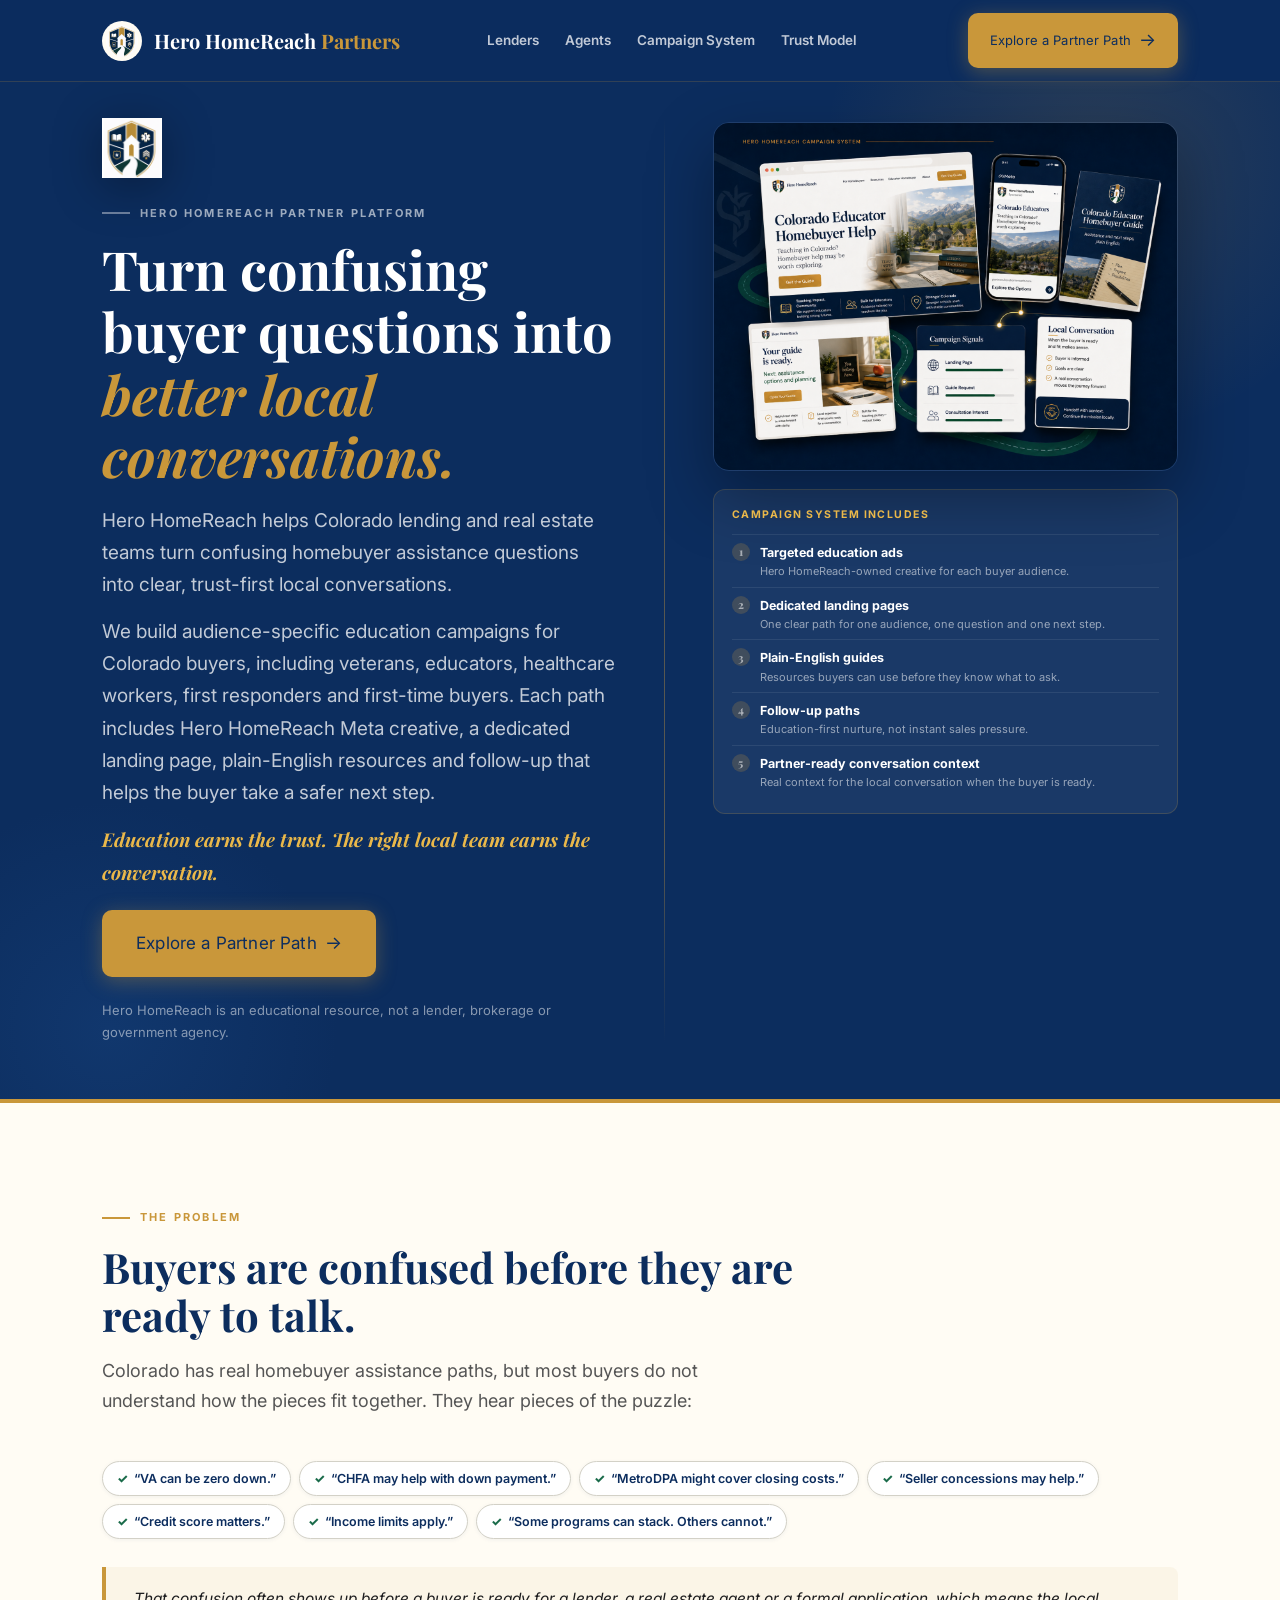
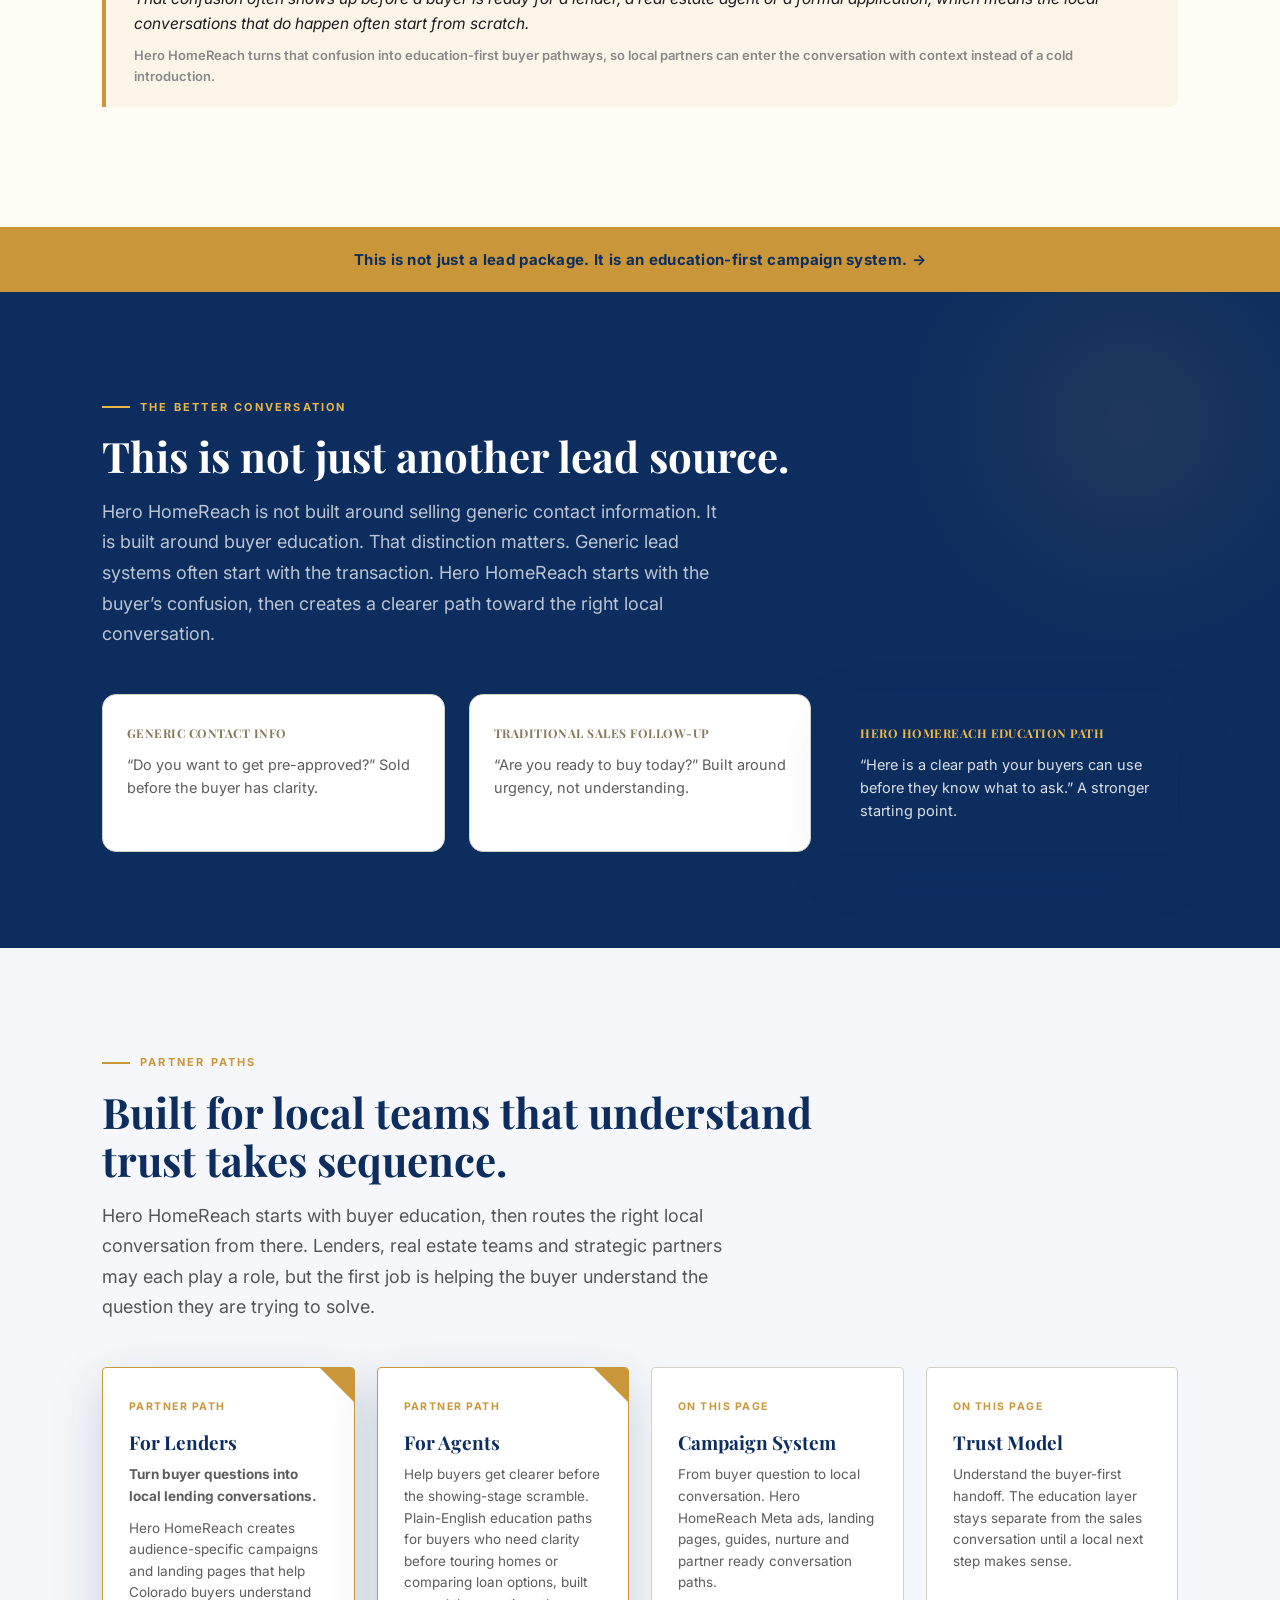
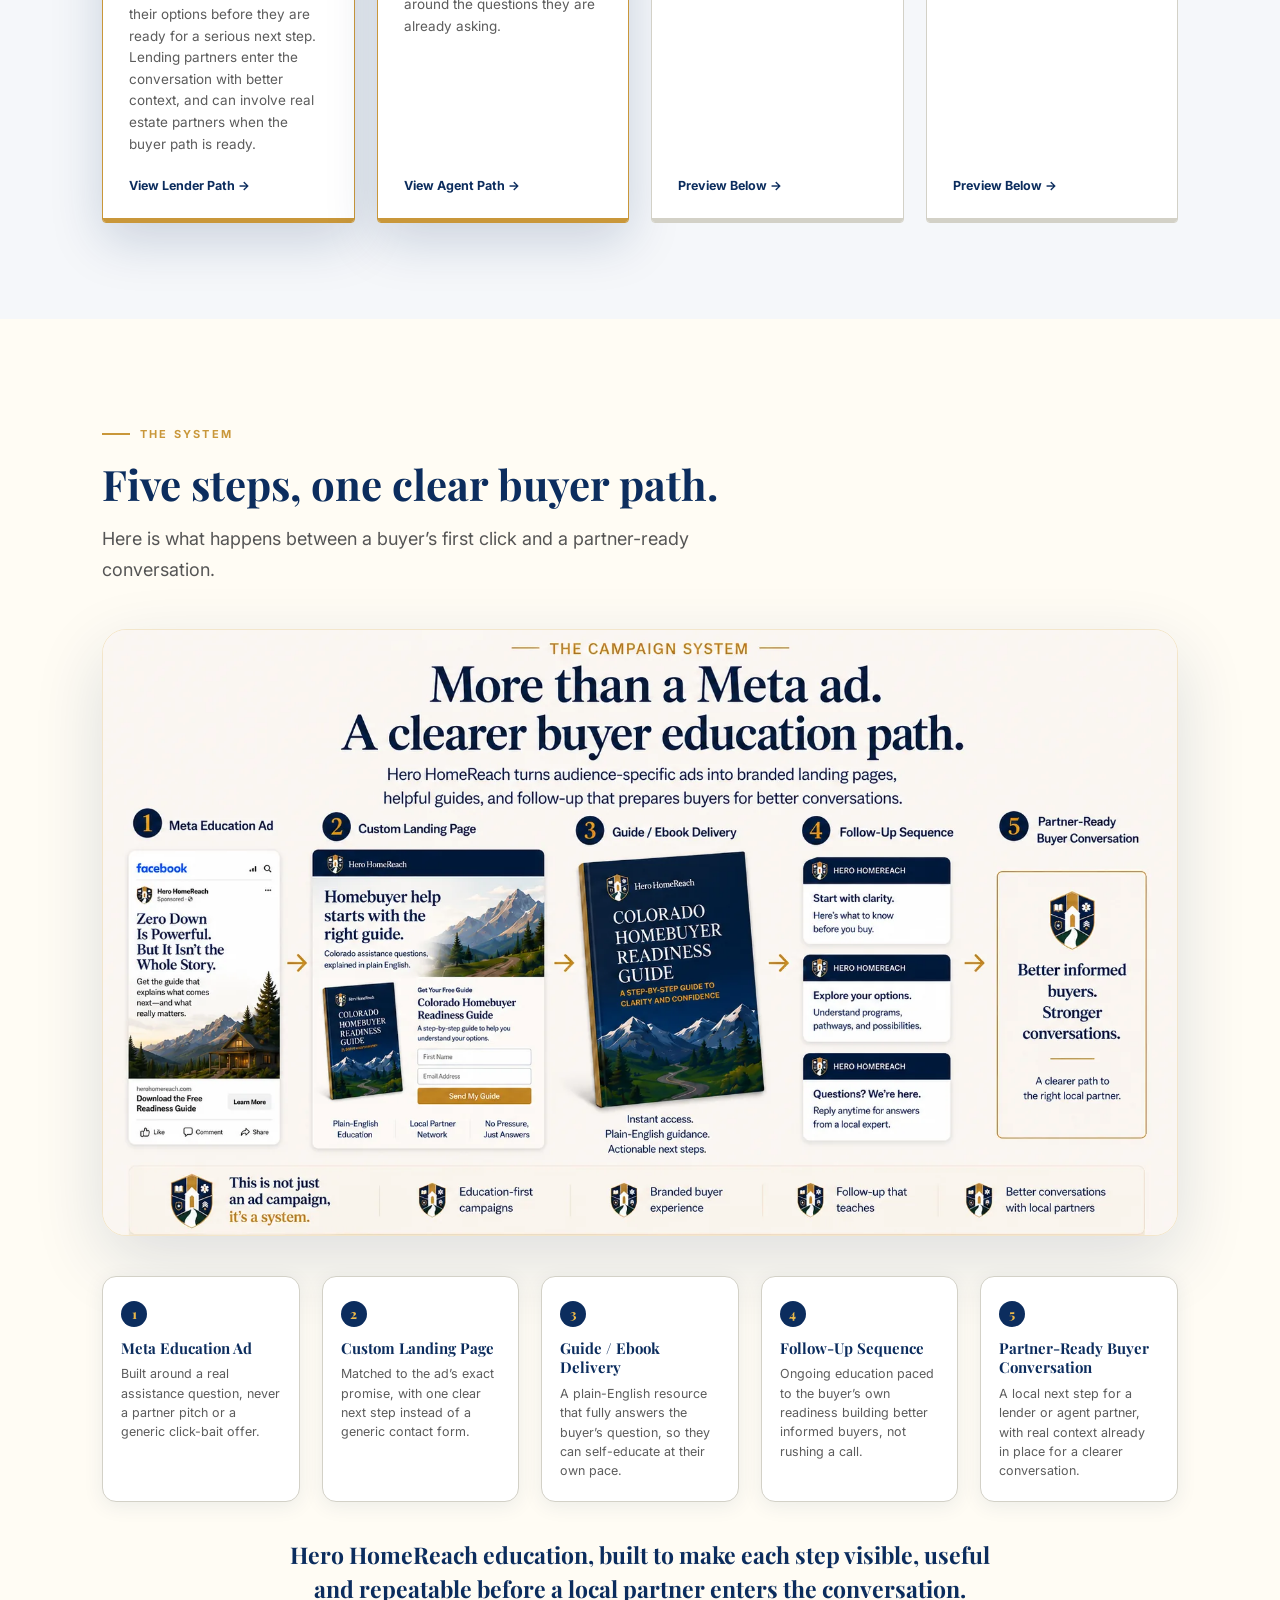
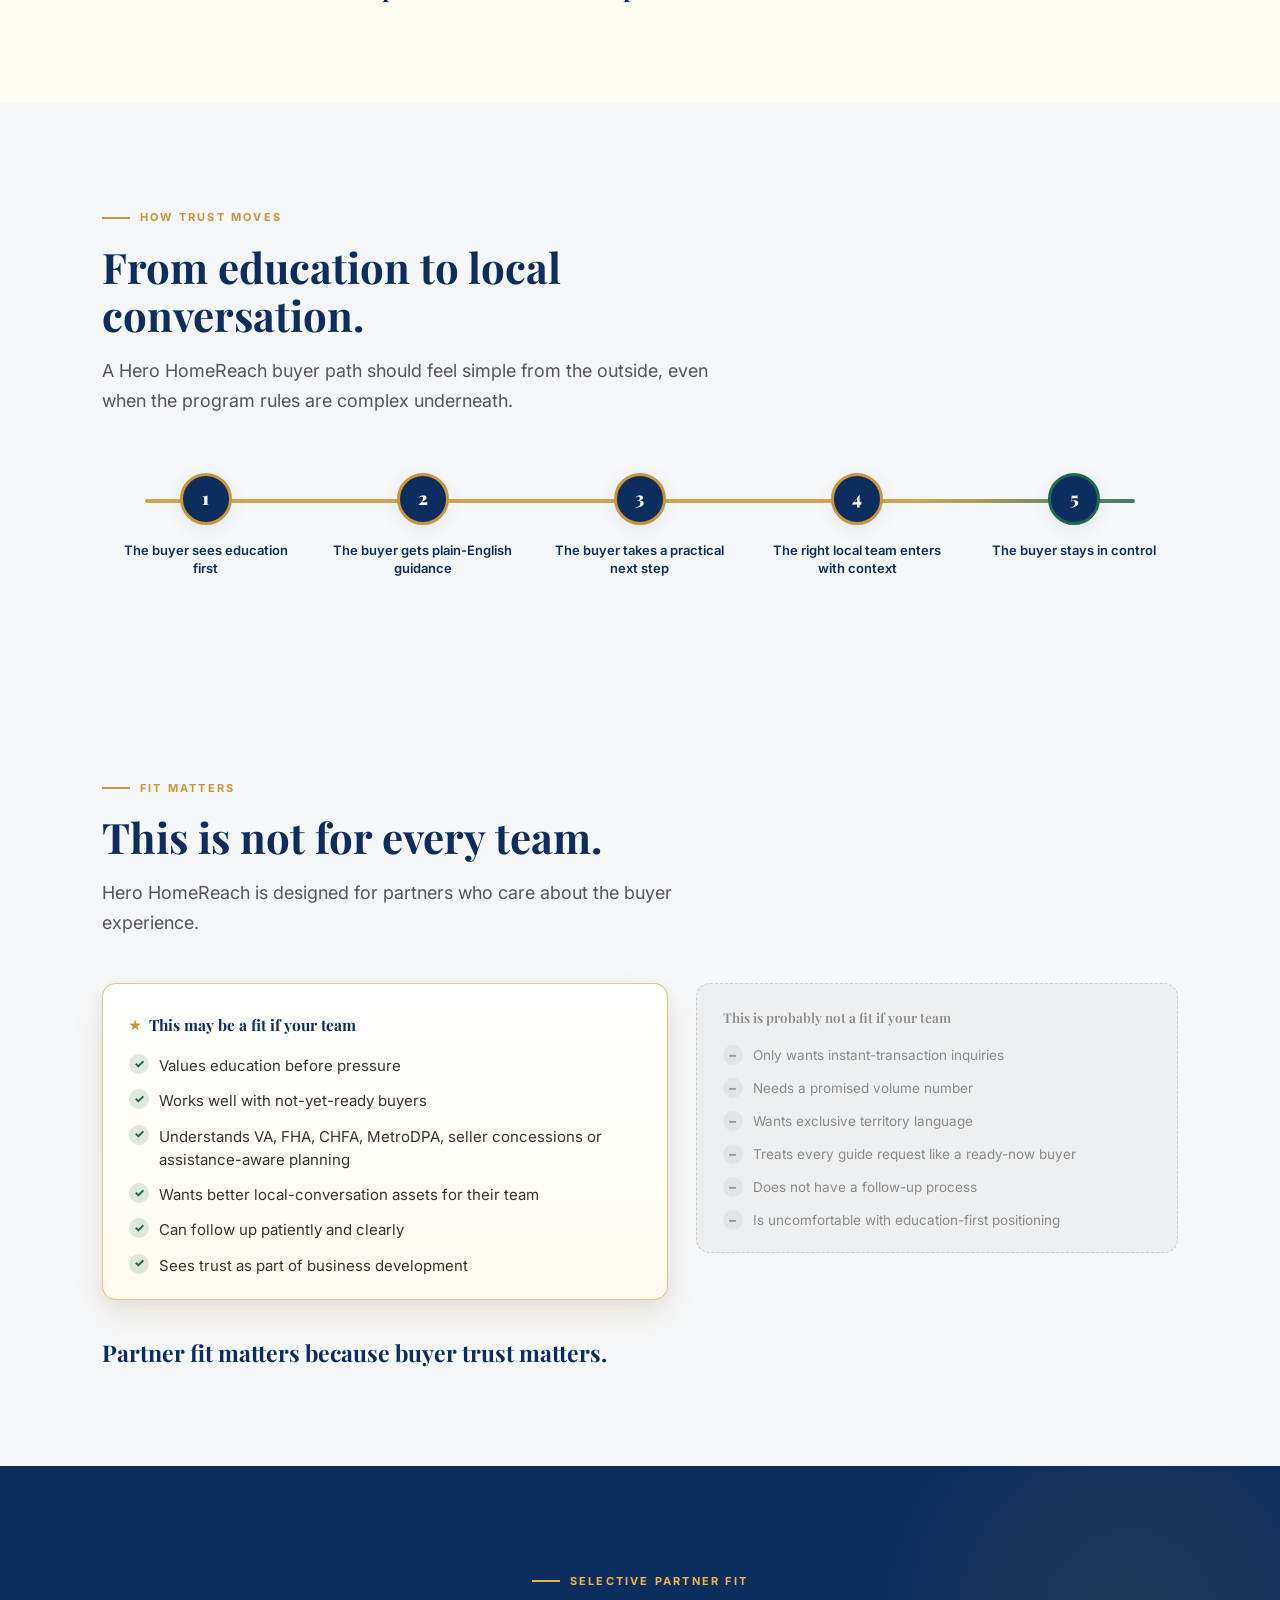
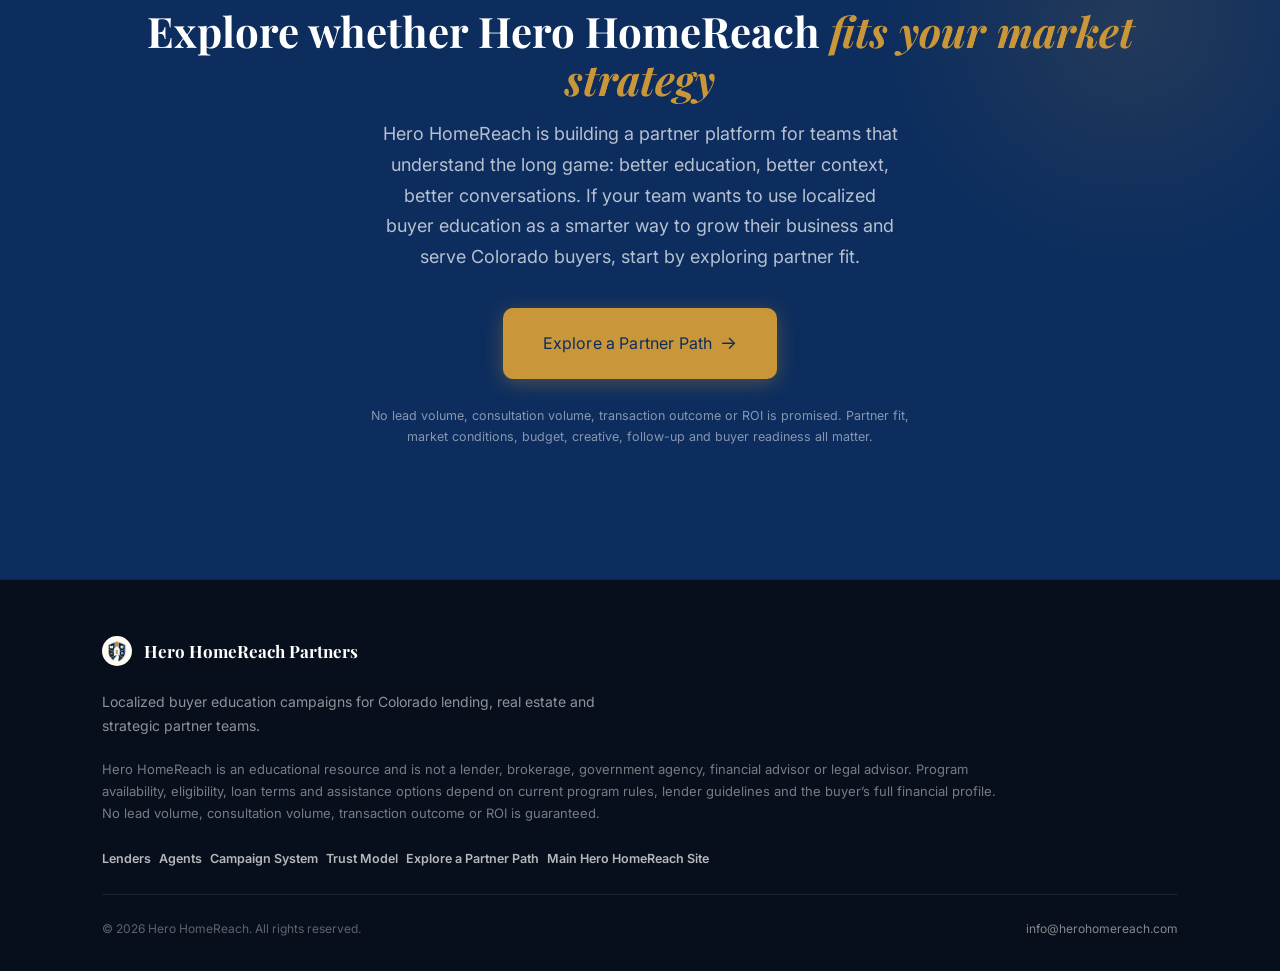
<file: index.html>
<!DOCTYPE html>
<html lang="en">
<head>
<meta charset="UTF-8" />
<meta name="viewport" content="width=device-width, initial-scale=1.0" />
<title>Hero HomeReach Partners | Colorado Buyer Education Campaign System</title>
<meta name="description" content="Hero HomeReach helps the right Colorado lending and real estate teams turn buyer education into better local market conversations." />
<link rel="icon" href="herohomereach_logo_web_logo_512px.png" />
<link rel="preconnect" href="https://fonts.googleapis.com">
<link rel="preconnect" href="https://fonts.gstatic.com" crossorigin>
<link href="https://fonts.googleapis.com/css2?family=Inter:wght@400;500;600;700&family=Playfair+Display:ital,wght@0,700;0,800;0,900;1,700&display=swap" rel="stylesheet">
<link rel="stylesheet" href="assets/css/style.css" />
</head>
<body>

<!-- ════════════ NAV ════════════ -->
<nav id="nav">
  <div class="nav-inner">
    <a href="/" class="nav-logo">
      <img src="herohomereach_logo_web_logo_512px.png" alt="Hero HomeReach shield">
      <div class="nav-wordmark">Hero HomeReach <span>Partners</span></div>
    </a>
    <div class="nav-links" id="navLinks">
      <a href="/lenders/">Lenders</a>
      <a href="/agents/">Agents</a>
      <a href="#campaign-system">Campaign System</a>
      <a href="#how-trust-moves">Trust Model</a>
      <button type="button" class="btn btn-gold btn-arrow nav-mobile-cta" data-open-partner-modal>Explore a Partner Path</button>
    </div>
    <div class="nav-cta"><button type="button" class="btn btn-gold btn-sm btn-arrow" data-open-partner-modal>Explore a Partner Path</button></div>
    <button type="button" class="nav-hamburger" id="navHamburger" aria-label="Open menu" aria-expanded="false" aria-controls="navLinks"><span></span><span></span><span></span></button>
  </div>
</nav>

<!-- ═══════════════════════════════════════
     1. HERO — split with campaign-system board
════════════════════════════════════════ -->
<section id="page-hero">
  <div class="container">
    <div class="home-hero-grid">
      <div class="home-hero-content page-hero-inner">
        <img class="hero-mark" src="herohomereach_logo_web_logo_512px.png" alt="Hero HomeReach shield">
        <div class="eyebrow white">Hero HomeReach Partner Platform</div>
        <h1>Turn confusing buyer questions into <span>better local conversations.</span></h1>
        <p class="lede white">
          Hero HomeReach helps Colorado lending and real estate teams turn confusing homebuyer assistance
          questions into clear, trust-first local conversations.
        </p>
        <p class="lede white">
          We build audience-specific education campaigns for Colorado buyers, including veterans, educators,
          healthcare workers, first responders and first-time buyers. Each path includes Hero HomeReach
          Meta creative, a dedicated landing page, plain-English resources and follow-up that helps the buyer
          take a safer next step.
        </p>
        <p class="hero-bold-line">Education earns the trust. The right local team earns the conversation.</p>
        <div class="hero-ctas">
          <button type="button" class="btn btn-gold btn-arrow" data-open-partner-modal>Explore a Partner Path</button>
        </div>
        <div class="hero-trust">Hero HomeReach is an educational resource, not a lender, brokerage or government agency.</div>
      </div>

      <div class="v-divider"></div>

      <!-- Replaced temporary CSS mockup cluster with real campaign launch board graphic -->
      <div class="fade-up delay-1 hero-visual-col">
        <div class="hero-visual">
          <img
            class="hero-visual__img"
            src="/campaign-launch-board-va.webp"
            alt="Hero HomeReach campaign launch board showing veteran and military campaign assets, landing page, guide, nurture email and partner-ready education workflow."
            width="1448" height="1086" loading="eager" />
        </div>
        <div class="hero-system-panel">
          <div class="hero-system-panel__label">Campaign System Includes</div>
          <div class="hero-system-panel__item">
            <span class="hero-system-panel__num">1</span>
            <div><strong>Targeted education ads</strong><span>Hero HomeReach-owned creative for each buyer audience.</span></div>
          </div>
          <div class="hero-system-panel__item">
            <span class="hero-system-panel__num">2</span>
            <div><strong>Dedicated landing pages</strong><span>One clear path for one audience, one question and one next step.</span></div>
          </div>
          <div class="hero-system-panel__item">
            <span class="hero-system-panel__num">3</span>
            <div><strong>Plain-English guides</strong><span>Resources buyers can use before they know what to ask.</span></div>
          </div>
          <div class="hero-system-panel__item">
            <span class="hero-system-panel__num">4</span>
            <div><strong>Follow-up paths</strong><span>Education-first nurture, not instant sales pressure.</span></div>
          </div>
          <div class="hero-system-panel__item">
            <span class="hero-system-panel__num">5</span>
            <div><strong>Partner-ready conversation context</strong><span>Real context for the local conversation when the buyer is ready.</span></div>
          </div>
        </div>
      </div>
    </div>
  </div>
</section>

<!-- ═══════════════════════════════════════
     2. WHY THIS EXISTS
════════════════════════════════════════ -->
<section class="section bg-cream">
  <div class="container">
    <div class="section-intro fade-up">
      <div class="eyebrow">The Problem</div>
      <h2>Buyers are confused before they are ready to talk.</h2>
      <p class="lede">Colorado has real homebuyer assistance paths, but most buyers do not understand how the pieces fit together. They hear pieces of the puzzle:</p>
    </div>
    <div class="pill-row fade-up delay-1" style="margin-bottom:28px;">
      <span class="pill">&ldquo;VA can be zero down.&rdquo;</span>
      <span class="pill">&ldquo;CHFA may help with down payment.&rdquo;</span>
      <span class="pill">&ldquo;MetroDPA might cover closing costs.&rdquo;</span>
      <span class="pill">&ldquo;Seller concessions may help.&rdquo;</span>
      <span class="pill">&ldquo;Credit score matters.&rdquo;</span>
      <span class="pill">&ldquo;Income limits apply.&rdquo;</span>
      <span class="pill">&ldquo;Some programs can stack. Others cannot.&rdquo;</span>
    </div>
    <div class="common-q fade-up">
      That confusion often shows up before a buyer is ready for a lender, a real estate agent or a formal application, which means the local conversations that do happen often start from scratch.
      <div class="cq-sub">Hero HomeReach turns that confusion into education-first buyer pathways, so local partners can enter the conversation with context instead of a cold introduction.</div>
    </div>
  </div>
</section>

<div class="divider-banner"><div class="container"><p>This is not just a lead package. It is an education-first campaign system. &rarr;</p></div></div>

<!-- ═══════════════════════════════════════
     3. THE BETTER CONVERSATION
════════════════════════════════════════ -->
<section class="section bg-navy" id="the-difference">
  <div class="container" style="position:relative; z-index:2;">
    <div class="section-intro fade-up">
      <div class="eyebrow on-navy">The Better Conversation</div>
      <h2 class="on-navy-text">This is not just another lead source.</h2>
      <p class="lede white">Hero HomeReach is not built around selling generic contact information. It is built around buyer education. That distinction matters. Generic lead systems often start with the transaction. Hero HomeReach starts with the buyer&rsquo;s confusion, then creates a clearer path toward the right local conversation.</p>
    </div>
    <div class="comparison-3 fade-up delay-1">
      <div class="comparison-3__card">
        <div class="comparison-3__label">Generic Contact Info</div>
        <p>&ldquo;Do you want to get pre-approved?&rdquo; Sold before the buyer has clarity.</p>
      </div>
      <div class="comparison-3__card">
        <div class="comparison-3__label">Traditional Sales Follow-Up</div>
        <p>&ldquo;Are you ready to buy today?&rdquo; Built around urgency, not understanding.</p>
      </div>
      <div class="comparison-3__card comparison-3__card--highlight">
        <div class="comparison-3__label">Hero HomeReach Education Path</div>
        <p>&ldquo;Here is a clear path your buyers can use before they know what to ask.&rdquo; A stronger starting point.</p>
      </div>
    </div>
  </div>
</section>

<!-- ═══════════════════════════════════════
     4. PARTNER PATHS
════════════════════════════════════════ -->
<section class="section bg-white">
  <div class="container">
    <div class="section-intro fade-up">
      <div class="eyebrow">Partner Paths</div>
      <h2>Built for local teams that understand trust takes sequence.</h2>
      <p class="lede">Hero HomeReach starts with buyer education, then routes the right local conversation from there. Lenders, real estate teams and strategic partners may each play a role, but the first job is helping the buyer understand the question they are trying to solve.</p>
    </div>
    <div class="tiles-grid fade-up delay-1">
      <div class="tile tile--active corner-accent">
        <div class="tile-label">Partner Path</div>
        <h3>For Lenders</h3>
        <p class="tile-headline">Turn buyer questions into local lending conversations.</p>
        <p>Hero HomeReach creates audience-specific campaigns and landing pages that help Colorado buyers understand their options before they are ready for a serious next step. Lending partners enter the conversation with better context, and can involve real estate partners when the buyer path is ready.</p>
        <a class="tile-cta" href="/lenders/">View Lender Path &rarr;</a>
      </div>
      <div class="tile tile--active corner-accent">
        <div class="tile-label">Partner Path</div>
        <h3>For Agents</h3>
        <p>Help buyers get clearer before the showing-stage scramble. Plain-English education paths for buyers who need clarity before touring homes or comparing loan options, built around the questions they are already asking.</p>
        <a class="tile-cta" href="/agents/">View Agent Path &rarr;</a>
      </div>
      <div class="tile">
        <div class="tile-label">On This Page</div>
        <h3>Campaign System</h3>
        <p>From buyer question to local conversation. Hero HomeReach Meta ads, landing pages, guides, nurture and partner ready conversation paths.</p>
        <a class="tile-cta" href="#campaign-system">Preview Below &rarr;</a>
      </div>
      <div class="tile">
        <div class="tile-label">On This Page</div>
        <h3>Trust Model</h3>
        <p>Understand the buyer-first handoff. The education layer stays separate from the sales conversation until a local next step makes sense.</p>
        <a class="tile-cta" href="#how-trust-moves">Preview Below &rarr;</a>
      </div>
    </div>
  </div>
</section>

<!-- ═══════════════════════════════════════
     5. CAMPAIGN SYSTEM PREVIEW
════════════════════════════════════════ -->
<section class="section bg-cream" id="campaign-system">
  <div class="container">
    <div class="section-intro fade-up">
      <div class="eyebrow">The System</div>
      <h2>Five steps, one clear buyer path.</h2>
      <p class="lede">Here is what happens between a buyer&rsquo;s first click and a partner-ready conversation.</p>
    </div>
    <figure class="campaign-system-board fade-up delay-1">
      <img
        src="/campaign-system-board.webp"
        alt="Hero HomeReach campaign system showing Meta education ad, custom landing page, guide delivery, follow-up sequence, and partner-ready buyer conversation"
        loading="lazy"
        width="1672"
        height="941">
    </figure>
    <div class="system-steps fade-up delay-2">
      <div class="system-step">
        <div class="system-step__num">1</div>
        <h3>Meta Education Ad</h3>
        <p>Built around a real assistance question, never a partner pitch or a generic click-bait offer.</p>
      </div>
      <div class="system-step">
        <div class="system-step__num">2</div>
        <h3>Custom Landing Page</h3>
        <p>Matched to the ad&rsquo;s exact promise, with one clear next step instead of a generic contact form.</p>
      </div>
      <div class="system-step">
        <div class="system-step__num">3</div>
        <h3>Guide / Ebook Delivery</h3>
        <p>A plain-English resource that fully answers the buyer&rsquo;s question, so they can self-educate at their own pace.</p>
      </div>
      <div class="system-step">
        <div class="system-step__num">4</div>
        <h3>Follow-Up Sequence</h3>
        <p>Ongoing education paced to the buyer&rsquo;s own readiness building better informed buyers, not rushing a call.</p>
      </div>
      <div class="system-step">
        <div class="system-step__num">5</div>
        <h3>Partner-Ready Buyer Conversation</h3>
        <p>A local next step for a lender or agent partner, with real context already in place for a clearer conversation.</p>
      </div>
    </div>
    <p class="emphasis-line fade-up" style="margin-top:36px; text-align:center; max-width:700px; margin-left:auto; margin-right:auto;">Hero HomeReach education, built to make each step visible, useful and repeatable before a local partner enters the conversation.</p>
  </div>
</section>

<!-- ═══════════════════════════════════════
     6. HOW TRUST MOVES
════════════════════════════════════════ -->
<section class="section bg-white" id="how-trust-moves">
  <div class="container">
    <div class="section-intro fade-up">
      <div class="eyebrow">How Trust Moves</div>
      <h2>From education to local conversation.</h2>
      <p class="lede">A Hero HomeReach buyer path should feel simple from the outside, even when the program rules are complex underneath.</p>
    </div>
    <div class="ribbon-track fade-up delay-1">
      <div class="ribbon-line"></div>
      <div class="ribbon-steps">
        <div class="ribbon-step"><div class="ribbon-marker">1</div><p>The buyer sees education first</p></div>
        <div class="ribbon-step"><div class="ribbon-marker">2</div><p>The buyer gets plain-English guidance</p></div>
        <div class="ribbon-step"><div class="ribbon-marker">3</div><p>The buyer takes a practical next step</p></div>
        <div class="ribbon-step"><div class="ribbon-marker">4</div><p>The right local team enters with context</p></div>
        <div class="ribbon-step"><div class="ribbon-marker">5</div><p>The buyer stays in control</p></div>
      </div>
    </div>
  </div>
</section>

<!-- ==========================================================
     COMMENTED OUT 2026-07-08 per Trent: the What Partners Can
     Use section (divider banner plus navy concept preview
     cards for Veterans and Military, Educators, Healthcare and
     First Responders) now reads as redundant and out of place
     directly below the new campaign system board image and
     five step section. Disabled, not deleted, in case this
     content gets reused or repurposed later.
     Inner HTML comment delimiters inside this block were
     swapped for the placeholder tokens [[INNER_COMMENT_OPEN]]
     and [[INNER_COMMENT_CLOSE]] so this outer wrapper comment
     does not close early. To restore this section, delete this
     whole commented block (from this line through the END
     marker at the bottom) and re-add the section fresh, or ask
     Claude to swap those two placeholder tokens back to their
     original HTML comment delimiters and un-wrap it.
   ==========================================================

<div class="divider-banner"><div class="container"><p>Better assets create better market conversations. Here is what that looks like. &darr;</p></div></div>

[[INNER_COMMENT_OPEN]] ═══════════════════════════════════════
     7. WHAT PARTNERS CAN USE
════════════════════════════════════════ [[INNER_COMMENT_CLOSE]]
<section class="section bg-navy">
  <div class="container" style="position:relative; z-index:2;">
    <div class="section-intro fade-up">
      <div class="eyebrow on-navy">What Partners Can Use</div>
      <h2 class="on-navy-text">Better assets create better market conversations.</h2>
      <p class="lede white">A lender or real estate team should be able to point to a Hero HomeReach campaign and say: &ldquo;Here is something useful for the buyers your agents are already trying to help.&rdquo;</p>
    </div>
    <div class="concepts-grid fade-up delay-1">
      <div class="concept-card">
        <div class="concept-card__label"><span>Veterans &amp; Military</span><span>Concept Preview</span></div>
        <div class="concept-card__media">
          [[INNER_COMMENT_OPEN]] CSS mockup placeholder. Replace with:
               <img src="/assets/img/concepts/va-meta-ad.webp" alt="..."> [[INNER_COMMENT_CLOSE]]
          <div class="mockup-phone"><div class="mockup-phone-screen">
            <div class="mp-avatar-row"><div class="mp-avatar"></div><div class="mp-name">Hero HomeReach</div></div>
            <div class="mp-headline">Zero down is powerful. Build the rest of the plan.</div>
            <div class="mp-body">Cash needed, seller credits, funding fee basics and Colorado assistance considerations.</div>
            <div class="mp-cta">Get the Guide</div>
          </div></div>
        </div>
        <div class="concept-card__footer"><div class="concept-card__headline">Zero down is powerful. Build the rest of the plan.</div></div>
        <div class="concept-card__caption">A VA-focused education path covering cash needed, seller credits, funding fee basics, credit overlays, residual income and Colorado assistance considerations.</div>
      </div>
      <div class="concept-card">
        <div class="concept-card__label"><span>Educators</span><span>Concept Preview</span></div>
        <div class="concept-card__media">
          [[INNER_COMMENT_OPEN]] CSS mockup placeholder. Replace with:
               <img src="/assets/img/concepts/teacher-meta-ad.webp" alt="..."> [[INNER_COMMENT_CLOSE]]
          <div class="mockup-phone"><div class="mockup-phone-screen">
            <div class="mp-avatar-row"><div class="mp-avatar"></div><div class="mp-name">Hero HomeReach</div></div>
            <div class="mp-headline">Teaching in Colorado? Homebuyer help may be worth exploring.</div>
            <div class="mp-body">Statewide programs, local assistance and CHFA planning for public-service buyers.</div>
            <div class="mp-cta">Get the Guide</div>
          </div></div>
        </div>
        <div class="concept-card__footer"><div class="concept-card__headline">Teaching in Colorado? Homebuyer help may be worth exploring.</div></div>
        <div class="concept-card__caption">A teacher-focused education path explaining statewide programs, local assistance, CHFA planning and public-service buyer questions.</div>
      </div>
      <div class="concept-card">
        <div class="concept-card__label"><span>Healthcare &amp; First Responders</span><span>Concept Preview</span></div>
        <div class="concept-card__media">
          [[INNER_COMMENT_OPEN]] CSS mockup placeholder. Replace with:
               <img src="/assets/img/concepts/healthcare-first-responder-meta-ad.webp" alt="..."> [[INNER_COMMENT_CLOSE]]
          <div class="mockup-phone"><div class="mockup-phone-screen">
            <div class="mp-avatar-row"><div class="mp-avatar"></div><div class="mp-name">Hero HomeReach</div></div>
            <div class="mp-headline">Serving Colorado communities? Start with the assistance map.</div>
            <div class="mp-body">A plain-English path for nurses, EMTs, firefighters and police officers.</div>
            <div class="mp-cta">Get the Guide</div>
          </div></div>
        </div>
        <div class="concept-card__footer"><div class="concept-card__headline">Serving Colorado communities? Start with the assistance map.</div></div>
        <div class="concept-card__caption">A plain-English path for nurses, EMTs, firefighters, police officers and healthcare workers who need to understand assistance options before they assume buying is out of reach.</div>
      </div>
    </div>
    <p class="fade-up" style="margin-top:24px; font-size:12.5px; color:rgba(255,255,255,0.5); max-width:700px;">Examples are shown for format and positioning. Campaigns may vary by audience, market, partner category and campaign goals.</p>
  </div>
</section>

END: What Partners Can Use, commented out 2026-07-08
-->

<!-- ═══════════════════════════════════════
     8. PARTNER FIT
════════════════════════════════════════ -->
<section class="section bg-white" id="partner-fit">
  <div class="container">
    <div class="section-intro fade-up">
      <div class="eyebrow">Fit Matters</div>
      <h2>This is not for every team.</h2>
      <p class="lede">Hero HomeReach is designed for partners who care about the buyer experience.</p>
    </div>
    <div class="fit-columns fade-up delay-1">
      <div class="fit-column">
        <div class="fit-column-label">This may be a fit if your team</div>
        <ul class="fit-list fit-list--yes">
          <li>Values education before pressure</li>
          <li>Works well with not-yet-ready buyers</li>
          <li>Understands VA, FHA, CHFA, MetroDPA, seller concessions or assistance-aware planning</li>
          <li>Wants better local-conversation assets for their team</li>
          <li>Can follow up patiently and clearly</li>
          <li>Sees trust as part of business development</li>
        </ul>
      </div>
      <div class="fit-column fit-column--no">
        <div class="fit-column-label">This is probably not a fit if your team</div>
        <ul class="fit-list fit-list--no">
          <li>Only wants instant-transaction inquiries</li>
          <li>Needs a promised volume number</li>
          <li>Wants exclusive territory language</li>
          <li>Treats every guide request like a ready-now buyer</li>
          <li>Does not have a follow-up process</li>
          <li>Is uncomfortable with education-first positioning</li>
        </ul>
      </div>
    </div>
    <p class="emphasis-line fade-up" style="margin-top:36px;">Partner fit matters because buyer trust matters.</p>
  </div>
</section>

<!-- ═══════════════════════════════════════
     9. FINAL CTA
════════════════════════════════════════ -->
<section id="final-cta">
  <div class="container">
    <div class="final-cta-inner fade-up">
      <div class="eyebrow on-navy" style="justify-content:center;">Selective Partner Fit</div>
      <h2>Explore whether Hero HomeReach <span>fits your market strategy</span></h2>
      <p>Hero HomeReach is building a partner platform for teams that understand the long game: better education, better context, better conversations. If your team wants to use localized buyer education as a smarter way to grow their business and serve Colorado buyers, start by exploring partner fit.</p>
      <button type="button" class="btn btn-gold btn-arrow" data-open-partner-modal style="font-size:16px; padding:18px 38px;">Explore a Partner Path</button>
      <p style="margin-top:26px; font-size:12.5px; color:rgba(255,255,255,0.5); max-width:560px; margin-left:auto; margin-right:auto;">No lead volume, consultation volume, transaction outcome or ROI is promised. Partner fit, market conditions, budget, creative, follow-up and buyer readiness all matter.</p>
    </div>
  </div>
</section>

<!-- ════════════ FOOTER ════════════ -->
<footer id="footer">
  <div class="container">
    <div class="footer-top">
      <img src="herohomereach_logo_web_logo_512px.png" alt="Hero HomeReach shield">
      <span>Hero HomeReach Partners</span>
    </div>
    <p style="font-size:14px; color:rgba(255,255,255,0.55); max-width:520px; margin-bottom:20px;">Localized buyer education campaigns for Colorado lending, real estate and strategic partner teams.</p>
    <p class="footer-disclaimer">
      Hero HomeReach is an educational resource and is not a lender, brokerage, government agency,
      financial advisor or legal advisor. Program availability, eligibility, loan terms and assistance
      options depend on current program rules, lender guidelines and the buyer&rsquo;s full financial
      profile. No lead volume, consultation volume, transaction outcome or ROI is guaranteed.
    </p>
    <div class="pill-row" style="margin-bottom:24px;">
      <a href="/lenders/" style="color:rgba(255,255,255,0.7); font-size:12.5px; font-weight:600;">Lenders</a>
      <a href="/agents/" style="color:rgba(255,255,255,0.7); font-size:12.5px; font-weight:600;">Agents</a>
      <a href="#campaign-system" style="color:rgba(255,255,255,0.7); font-size:12.5px; font-weight:600;">Campaign System</a>
      <a href="#how-trust-moves" style="color:rgba(255,255,255,0.7); font-size:12.5px; font-weight:600;">Trust Model</a>
      <button type="button" data-open-partner-modal style="background:none; border:none; padding:0; font:inherit; cursor:pointer; color:rgba(255,255,255,0.7); font-size:12.5px; font-weight:600;">Explore a Partner Path</button>
      <a href="https://www.herohomereach.com" target="_blank" rel="noopener noreferrer" style="color:rgba(255,255,255,0.7); font-size:12.5px; font-weight:600;">Main Hero HomeReach Site</a>
    </div>
    <div class="footer-bottom">
      <span>&copy; 2026 Hero HomeReach. All rights reserved.</span>
      <a href="mailto:info@herohomereach.com">info@herohomereach.com</a>
    </div>
  </div>
</footer>

<!-- ═══════════════════════════════════════
     PARTNER REVIEW MODAL
     Ported from /lenders/ (round 5 origin), genericized for dual
     lender / real estate agent audience. 2026-07-10.
════════════════════════════════════════ -->
<div class="pm-overlay" id="pm-overlay" hidden>
  <div class="pm-modal" role="dialog" aria-modal="true" aria-labelledby="pm-title" id="pm-modal">
    <button type="button" class="pm-close" id="pm-close" aria-label="Close partner fit form">&times;</button>

    <div class="pm-modal__scroll">
      <div class="pm-modal__header">
        <div class="eyebrow">Selective By Design</div>
        <h2 id="pm-title">Explore a Partner Path</h2>
        <p class="pm-intro">Hero HomeReach is evaluating selected Colorado lender and real estate partners for education-first buyer campaigns. Share a few details, and let&rsquo;s start a conversation about what a partnership could look like.</p>
      </div>

      <form id="pm-form" class="pm-form" novalidate>
        <div class="pm-field">
          <label class="pm-label" for="pm-full_name">Full Name <span class="pm-req">*</span></label>
          <input class="pm-input" type="text" id="pm-full_name" name="full_name" required autocomplete="name">
        </div>

        <div class="pm-field-row">
          <div class="pm-field">
            <label class="pm-label" for="pm-email">Email Address <span class="pm-req">*</span></label>
            <input class="pm-input" type="email" id="pm-email" name="email" required autocomplete="email">
          </div>
          <div class="pm-field">
            <label class="pm-label" for="pm-phone">Phone Number <span class="pm-req">*</span></label>
            <input class="pm-input" type="tel" id="pm-phone" name="phone" required autocomplete="tel">
          </div>
        </div>

        <div class="pm-field">
          <label class="pm-label" for="pm-company">Company / Team <span class="pm-req">*</span></label>
          <input class="pm-input" type="text" id="pm-company" name="company" required autocomplete="organization">
        </div>

        <div class="pm-field">
          <label class="pm-label" for="pm-role">Your Role <span class="pm-req">*</span></label>
          <select class="pm-input pm-select" id="pm-role" name="role" required>
            <option value="" disabled selected>Select one&hellip;</option>
            <option value="Loan officer">Loan officer</option>
            <option value="Producing branch manager">Producing branch manager</option>
            <option value="Mortgage broker">Mortgage broker</option>
            <option value="Credit union / bank lender">Credit union / bank lender</option>
            <option value="Lending team leader">Lending team leader</option>
            <option value="Real estate agent">Real estate agent</option>
            <option value="Team lead / broker-owner">Team lead / broker-owner</option>
            <option value="Other">Other</option>
          </select>
        </div>

        <div class="pm-field">
          <div class="pm-label">Hero audiences you are most interested in <span class="pm-optional">(optional)</span></div>
          <div class="pm-checkbox-group">
            <label class="pm-checkbox-item"><input type="checkbox" name="audiences" value="Veterans / military families"> Veterans / military families</label>
            <label class="pm-checkbox-item"><input type="checkbox" name="audiences" value="Educators"> Educators</label>
            <label class="pm-checkbox-item"><input type="checkbox" name="audiences" value="First responders"> First responders</label>
            <label class="pm-checkbox-item"><input type="checkbox" name="audiences" value="Healthcare workers"> Healthcare workers</label>
            <label class="pm-checkbox-item"><input type="checkbox" name="audiences" value="First-time buyers"> First-time buyers</label>
            <label class="pm-checkbox-item"><input type="checkbox" name="audiences" value="Public servants"> Public servants</label>
            <label class="pm-checkbox-item"><input type="checkbox" name="audiences" value="Not sure yet"> Not sure yet</label>
          </div>
        </div>

        <div class="pm-field">
          <label class="pm-label" for="pm-assistance_familiarity">Familiarity with Colorado assistance programs <span class="pm-optional">(optional)</span></label>
          <select class="pm-input pm-select" id="pm-assistance_familiarity" name="assistance_familiarity">
            <option value="" selected>Select one&hellip;</option>
            <option value="Very familiar">Very familiar</option>
            <option value="Somewhat familiar">Somewhat familiar</option>
            <option value="Learning, but interested">Learning, but interested</option>
            <option value="Not yet">Not yet</option>
          </select>
        </div>

        <div class="pm-field">
          <label class="pm-label" for="pm-partnership_interest">What makes this partnership interesting to you? <span class="pm-optional">(optional)</span></label>
          <textarea class="pm-input pm-textarea" id="pm-partnership_interest" name="partnership_interest" rows="3"></textarea>
        </div>

        <button type="submit" class="btn btn-gold btn-arrow pm-submit" id="pm-submit">Submit Partner Fit Request</button>
        <p class="pm-microcopy">This is a fit-based review, not an open signup. Hero HomeReach is an education platform, not a lender, brokerage or lead marketplace.</p>
      </form>

      <div class="pm-success" id="pm-success" hidden>
        <div class="pm-success__icon">&#10003;</div>
        <p class="pm-success__text">Thanks. Your partner fit request has been received. Hero HomeReach will review your information and follow up if there appears to be a potential fit.</p>
      </div>
    </div>
  </div>
</div>

<script>
var nav = document.getElementById('nav');
window.addEventListener('scroll', function () {
  nav.classList.toggle('scrolled', window.scrollY > 40);
}, { passive: true });
var fadeEls = document.querySelectorAll('.fade-up');
var observer = new IntersectionObserver(function (entries) {
  entries.forEach(function (entry) {
    if (entry.isIntersecting) { entry.target.classList.add('visible'); observer.unobserve(entry.target); }
  });
}, { threshold: 0.1 });
fadeEls.forEach(function (el) { observer.observe(el); });

var navHamburger = document.getElementById('navHamburger');
var navLinksPanel = document.getElementById('navLinks');
function closeMobileNav() {
  navHamburger.classList.remove('open');
  navLinksPanel.classList.remove('open');
  navHamburger.setAttribute('aria-expanded', 'false');
}
function toggleMobileNav() {
  var isOpen = navLinksPanel.classList.toggle('open');
  navHamburger.classList.toggle('open', isOpen);
  navHamburger.setAttribute('aria-expanded', String(isOpen));
}
navHamburger.addEventListener('click', toggleMobileNav);
navLinksPanel.querySelectorAll('a, button').forEach(function (el) {
  el.addEventListener('click', closeMobileNav);
});
document.addEventListener('click', function (e) {
  if (navLinksPanel.classList.contains('open') && !navLinksPanel.contains(e.target) && e.target !== navHamburger && !navHamburger.contains(e.target)) {
    closeMobileNav();
  }
});
window.addEventListener('resize', function () {
  if (window.innerWidth > 860) { closeMobileNav(); }
});
</script>

<!-- ═══════════════════════════════════════
     PARTNER REVIEW MODAL — behavior
     Ported from /lenders/. Vanilla JS, no dependencies.
════════════════════════════════════════ -->
<script>
(function () {
  var overlay = document.getElementById('pm-overlay');
  var modal = document.getElementById('pm-modal');
  var closeBtn = document.getElementById('pm-close');
  var form = document.getElementById('pm-form');
  var successEl = document.getElementById('pm-success');
  var submitBtn = document.getElementById('pm-submit');
  var openTriggers = document.querySelectorAll('[data-open-partner-modal]');
  var lastFocusedEl = null;
  var defaultSubmitText = submitBtn.textContent;

  function openModal() {
    lastFocusedEl = document.activeElement;
    overlay.hidden = false;
    document.body.style.overflow = 'hidden';
    // Reset to form view every time the modal is (re)opened.
    form.hidden = false;
    successEl.hidden = true;
    submitBtn.disabled = false;
    submitBtn.textContent = defaultSubmitText;
    var firstField = document.getElementById('pm-full_name');
    if (firstField) { firstField.focus(); }
    document.addEventListener('keydown', onKeydown);
  }

  function closeModal() {
    overlay.hidden = true;
    document.body.style.overflow = '';
    document.removeEventListener('keydown', onKeydown);
    if (lastFocusedEl && typeof lastFocusedEl.focus === 'function') {
      lastFocusedEl.focus();
    }
  }

  function onKeydown(e) {
    if (e.key === 'Escape') { closeModal(); }
  }

  openTriggers.forEach(function (btn) {
    btn.addEventListener('click', openModal);
  });

  closeBtn.addEventListener('click', closeModal);

  // Close when clicking the overlay itself, not the modal panel.
  overlay.addEventListener('click', function (e) {
    if (e.target === overlay) { closeModal(); }
  });

  form.addEventListener('submit', function (e) {
    e.preventDefault();

    if (!form.checkValidity()) {
      form.reportValidity();
      return;
    }

    var audiences = Array.prototype.slice
      .call(form.querySelectorAll('input[name="audiences"]:checked'))
      .map(function (el) { return el.value; });

    var data = {
      full_name: form.full_name.value.trim(),
      email: form.email.value.trim(),
      phone: form.phone.value.trim(),
      company: form.company.value.trim(),
      role: form.role.value,
      audiences: audiences,
      assistance_familiarity: form.assistance_familiarity.value,
      partnership_interest: form.partnership_interest.value.trim()
    };

    submitBtn.disabled = true;
    submitBtn.textContent = 'Submitting\u2026';

    submitPartnerReviewRequest(data)
      .then(function () {
        submitBtn.textContent = 'Submitted!';
        form.hidden = true;
        successEl.hidden = false;
        successEl.focus && successEl.setAttribute('tabindex', '-1');
        successEl.focus();
      })
      .catch(function (err) {
        console.error('Partner review submission failed:', err);
        submitBtn.disabled = false;
        submitBtn.textContent = defaultSubmitText;
        alert('Something went wrong submitting the form. Please try again or email info@herohomereach.com directly.');
      });
  });

  /* ═══════════════════════════════════════════════════════════════
     Submits to /api/partner-review (Vercel serverless function,
     see api/partner-review.js in the repo root) which upserts the
     contact into MailerLite and adds them to the "Hero HomeReach
     Partner Reviews" group. Requires the MAILERLITE_API_KEY
     environment variable to be set in Vercel.
     ═══════════════════════════════════════════════════════════════ */
  function submitPartnerReviewRequest(data) {
    return fetch('/api/partner-review', {
      method: 'POST',
      headers: { 'Content-Type': 'application/json' },
      body: JSON.stringify(data)
    }).then(function (res) {
      if (!res.ok) { throw new Error('Partner review submission failed'); }
    });
  }
})();
</script>

</body>
</html>
</file>
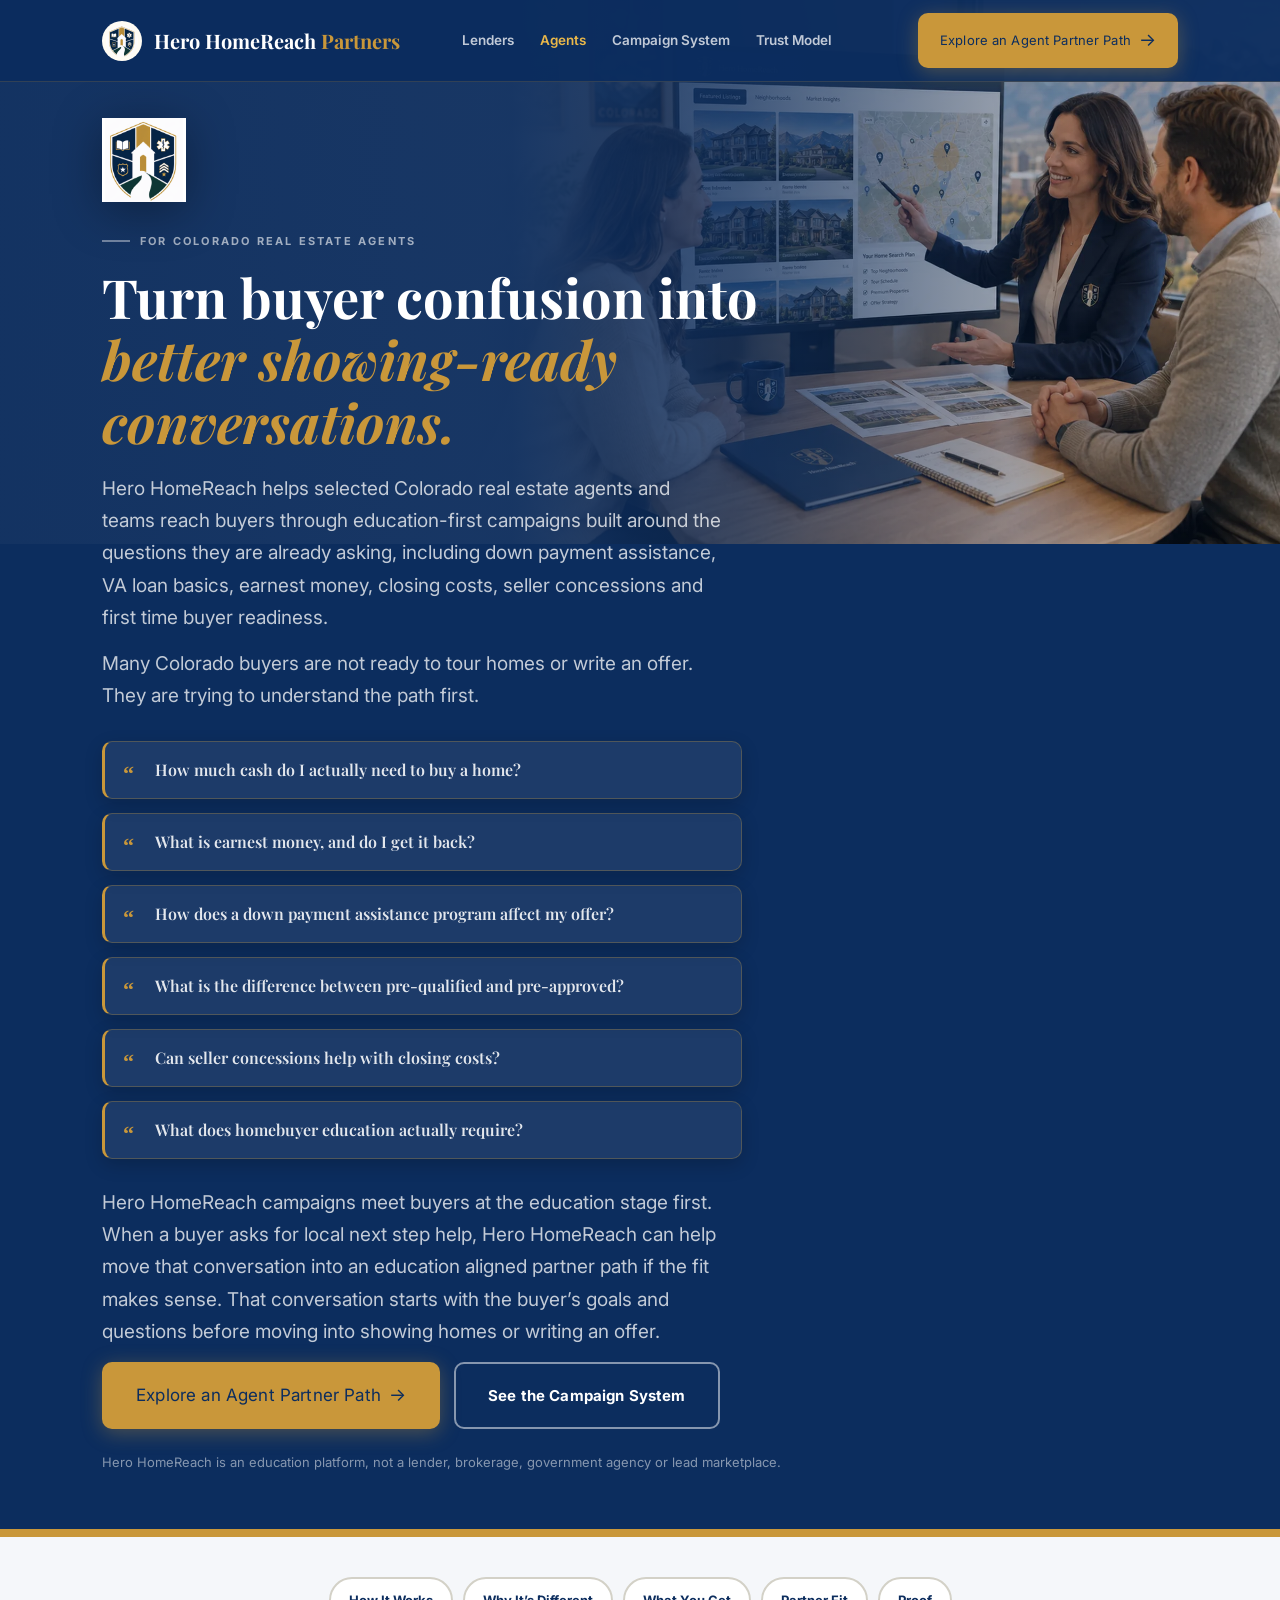
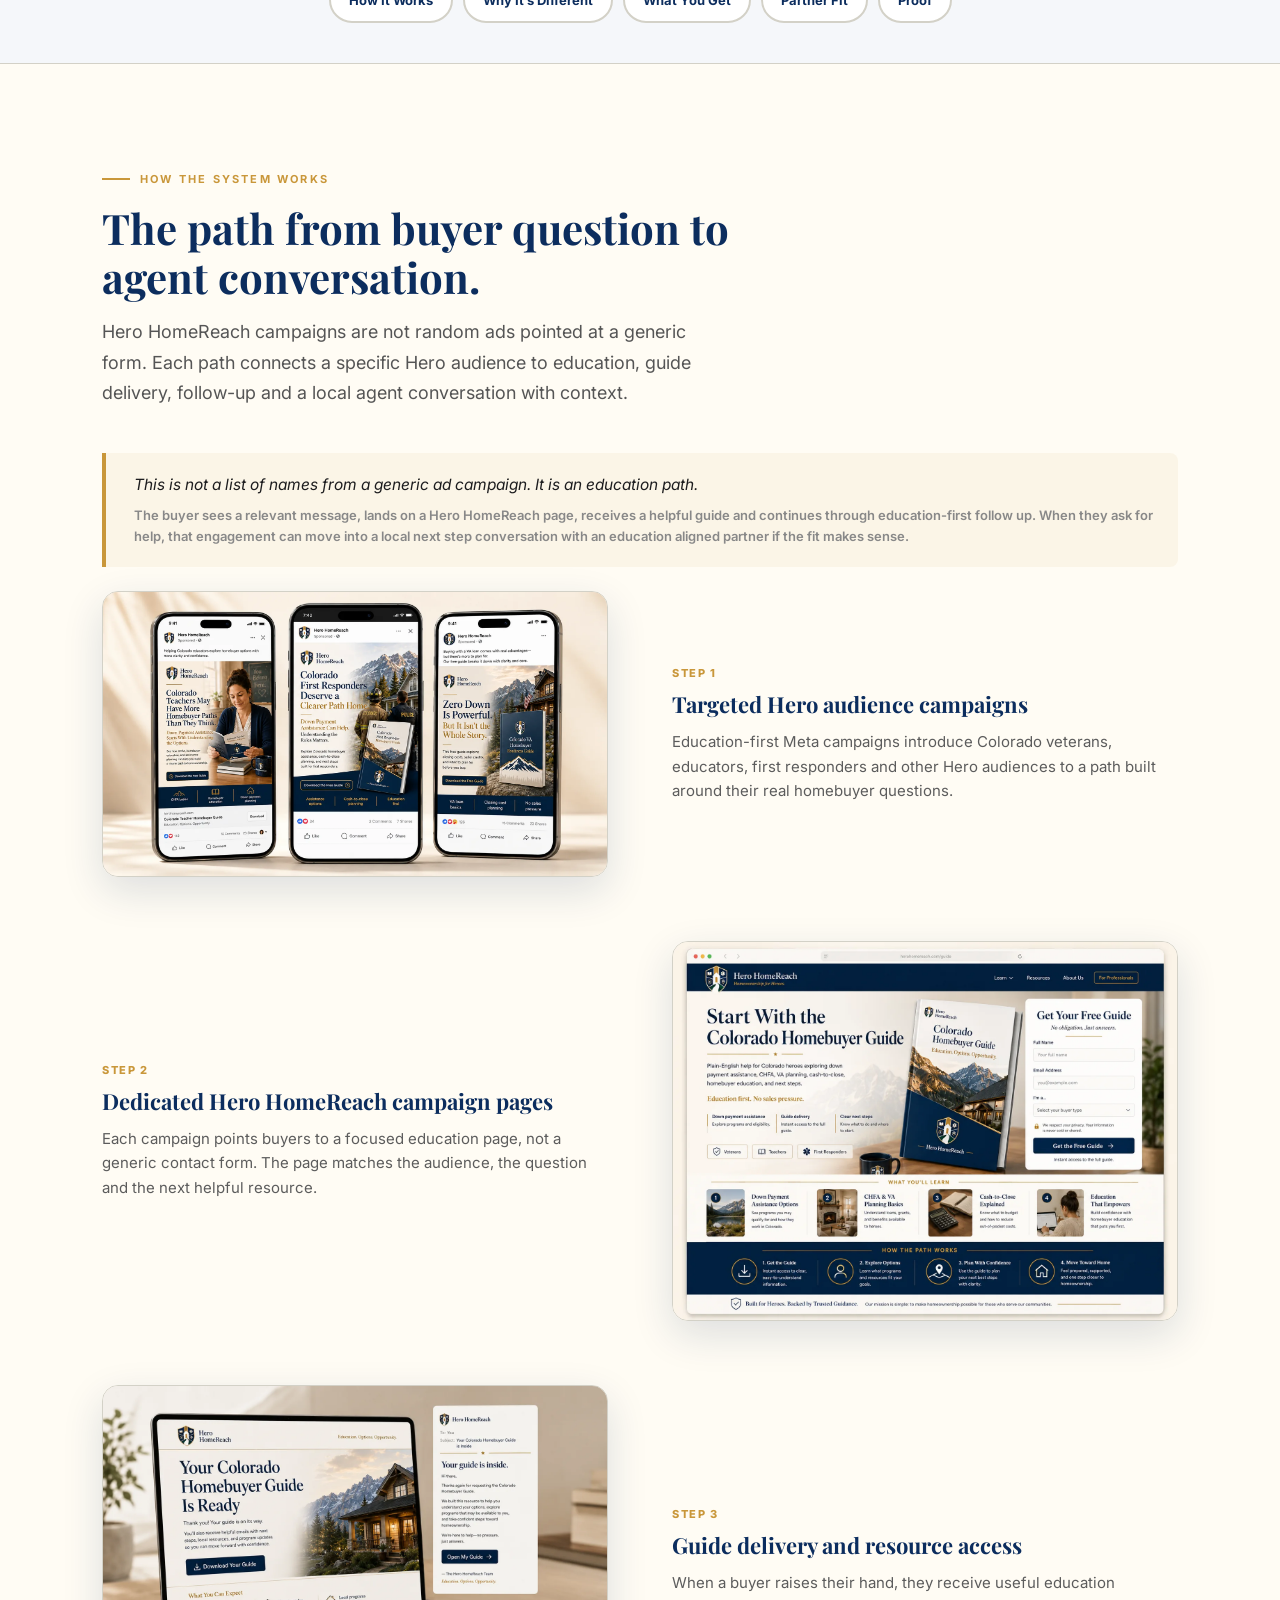
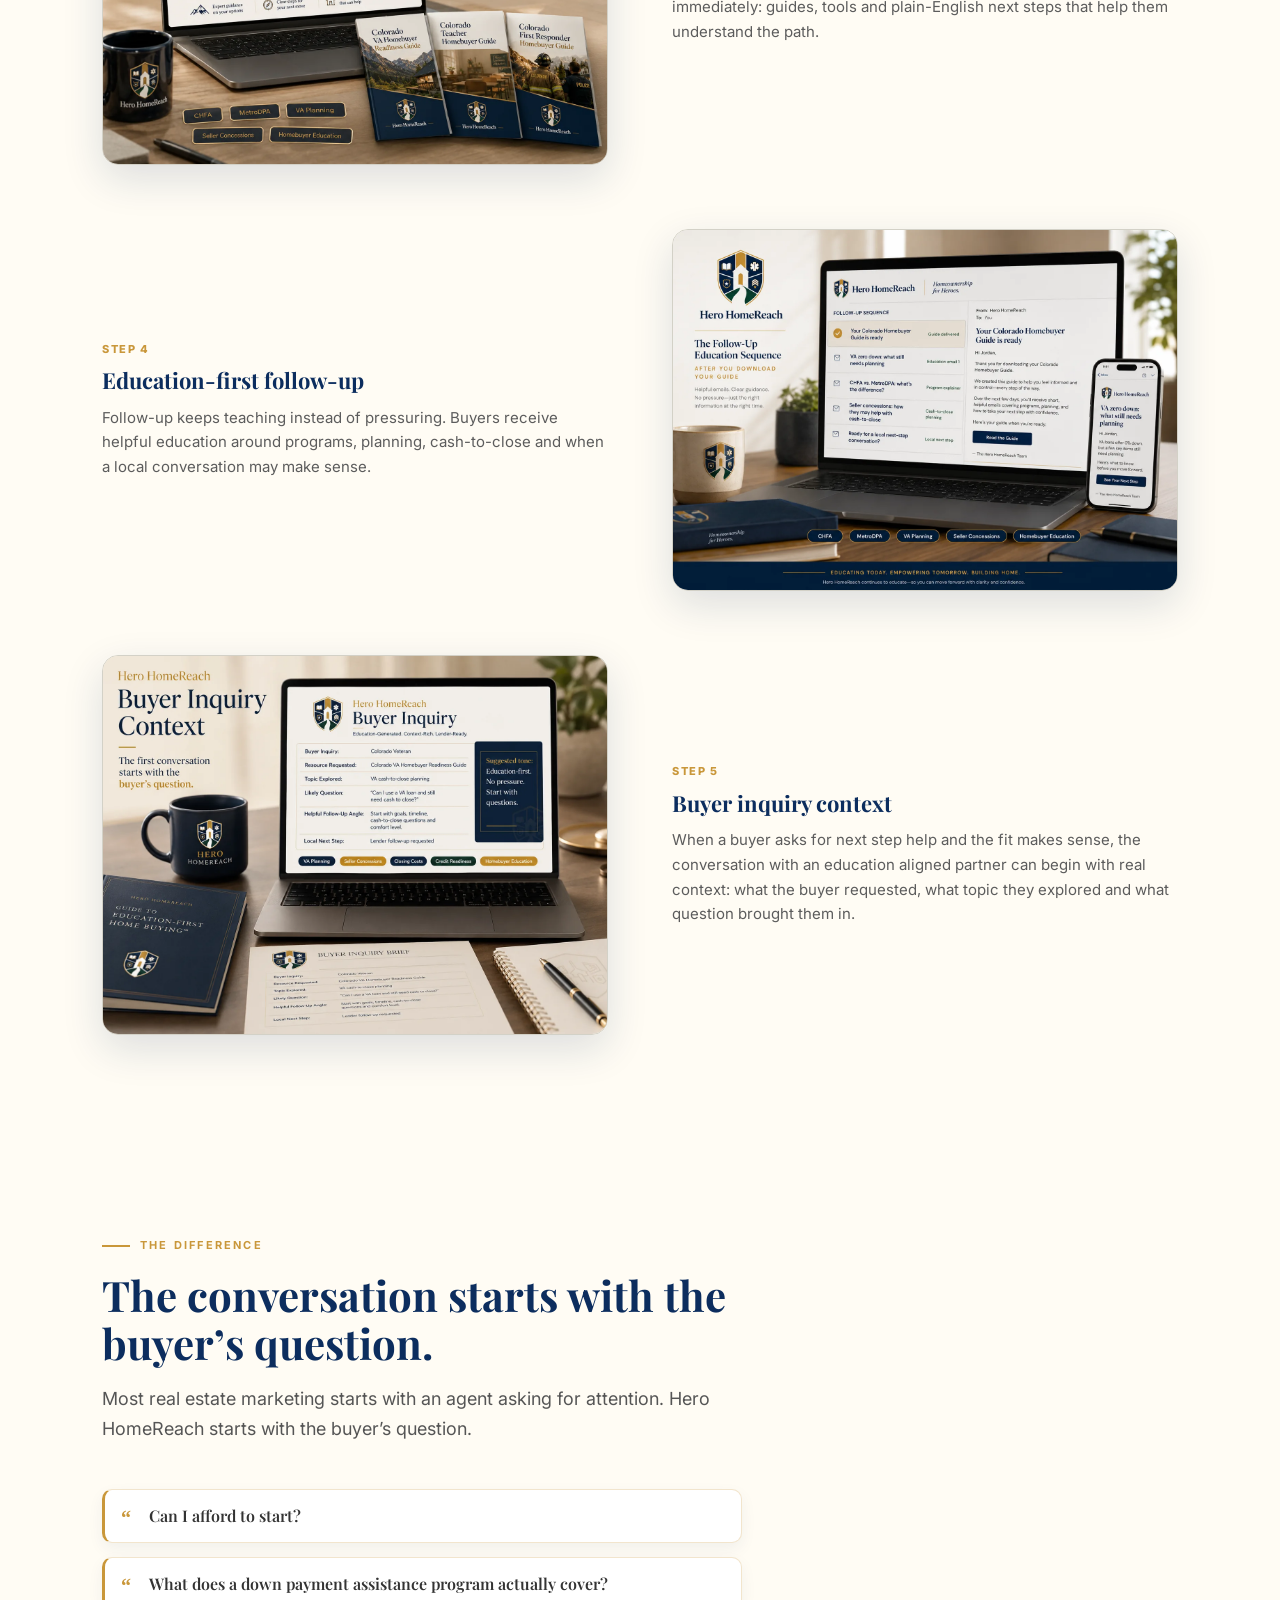
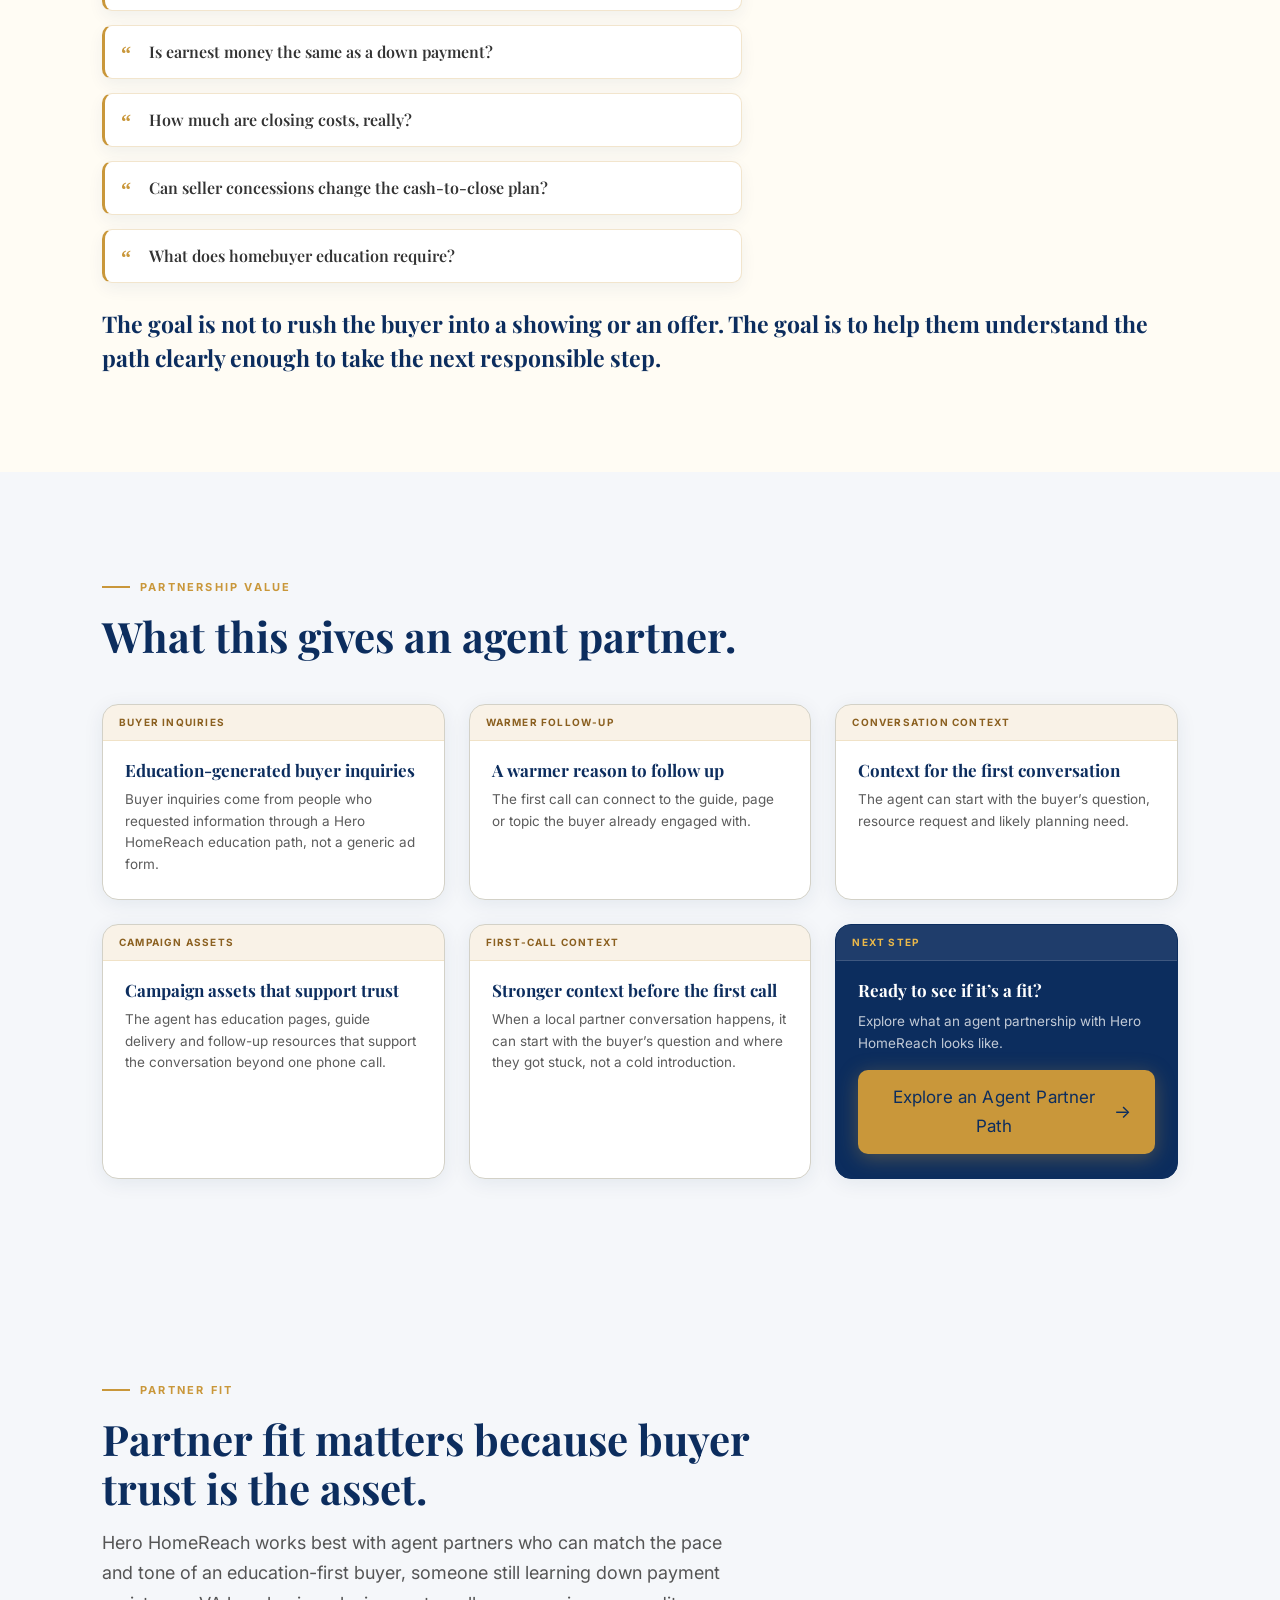
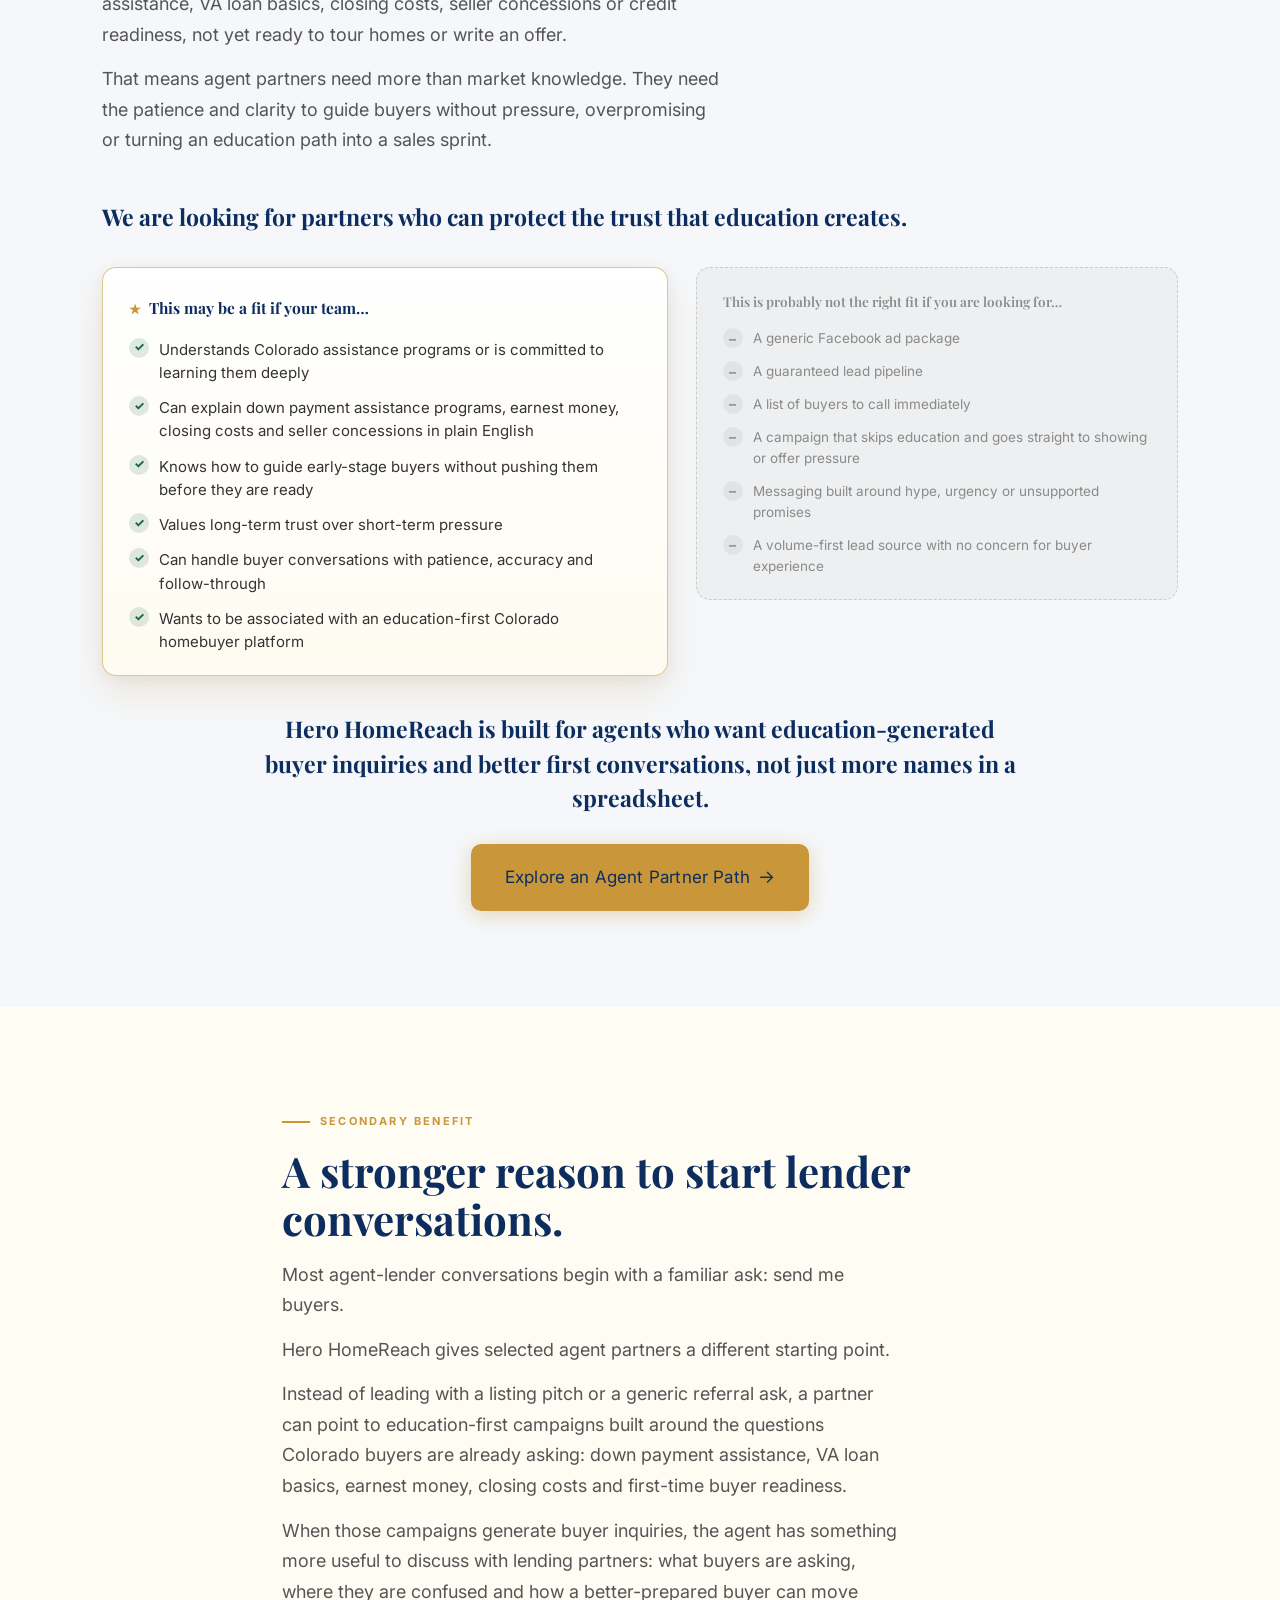
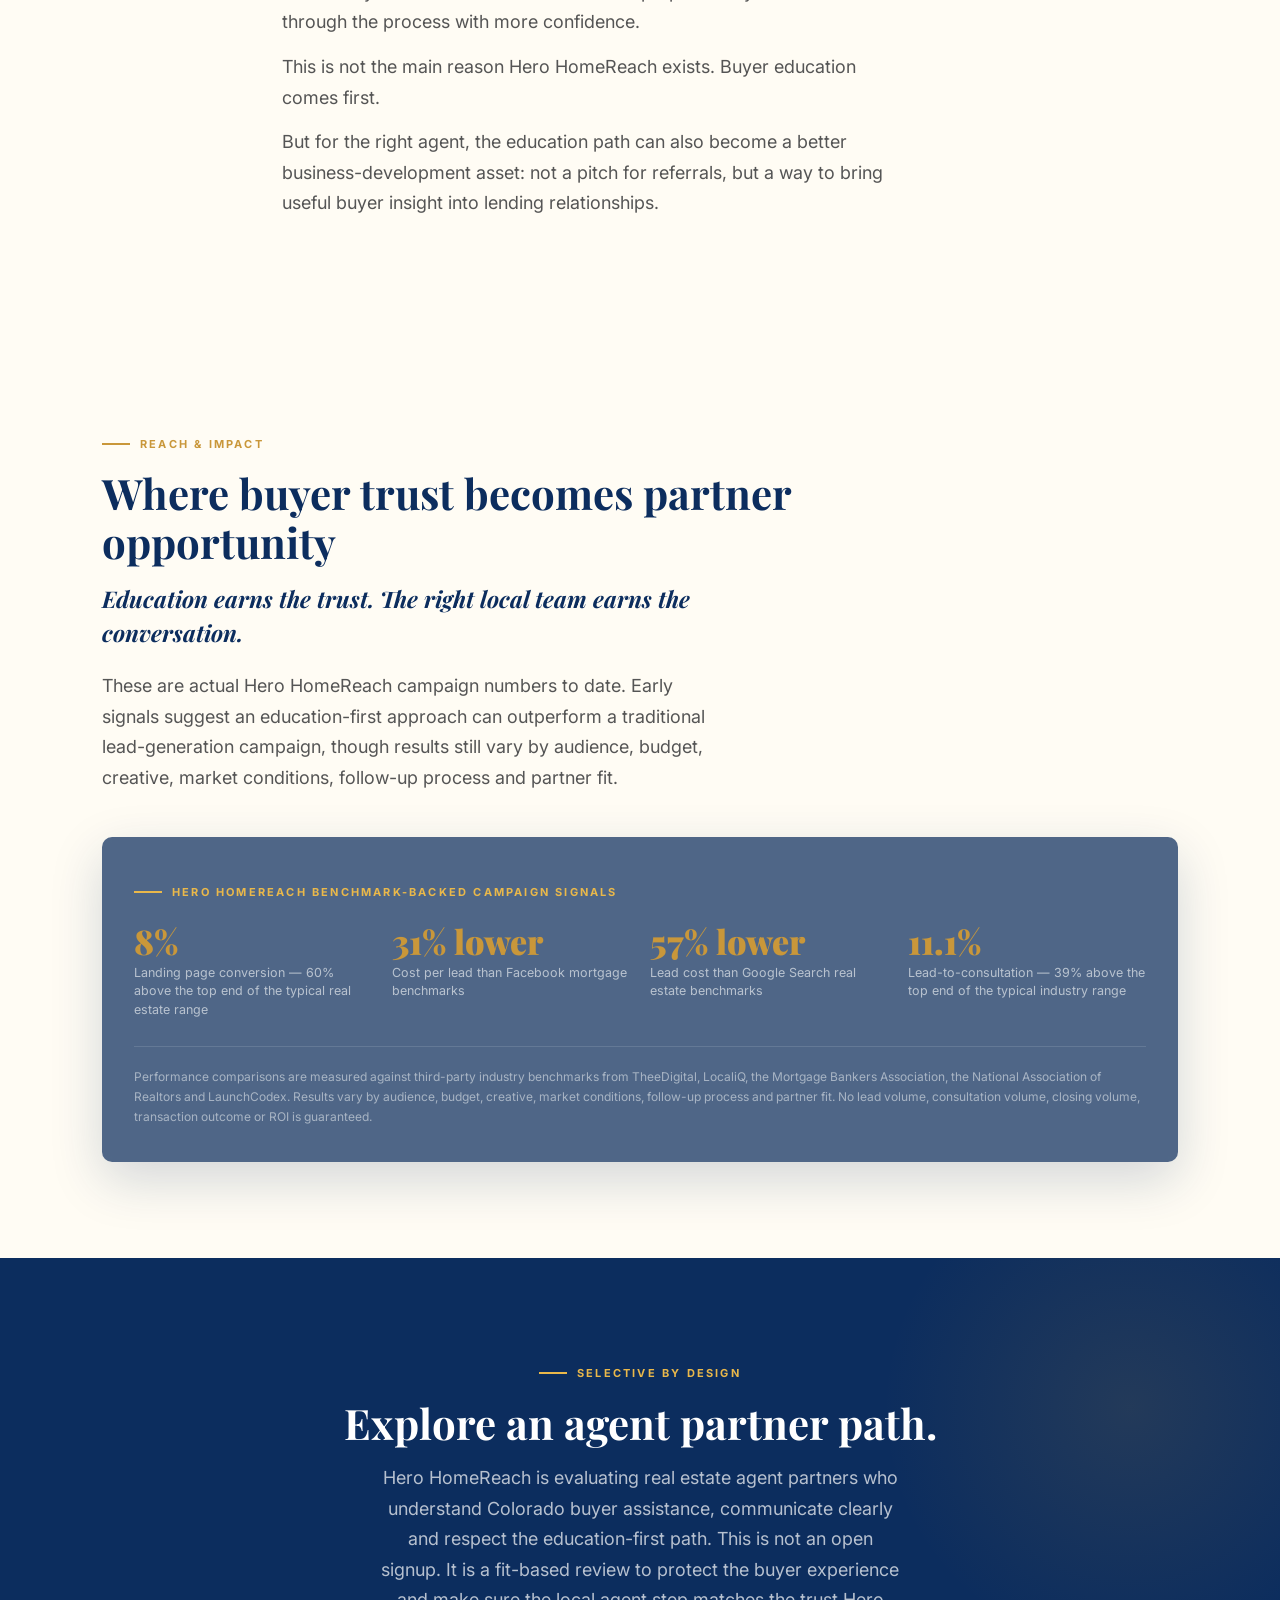
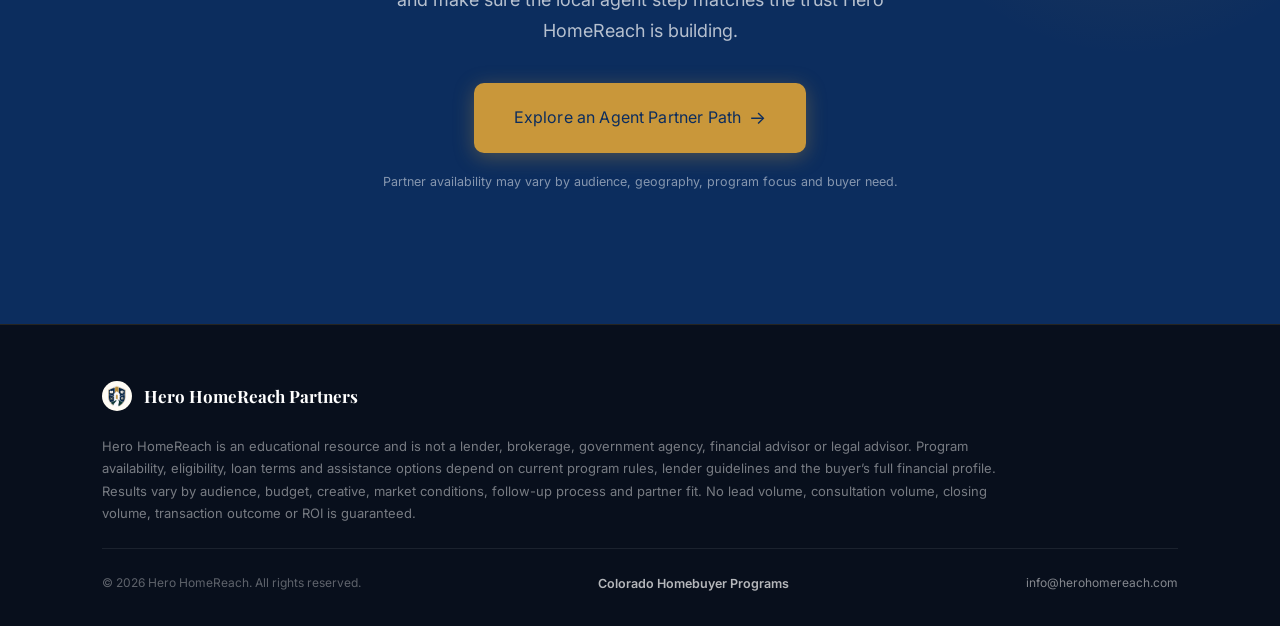
<file: agents/index.html>
<!DOCTYPE html>
<html lang="en">
<head>
<meta charset="UTF-8" />
<meta name="viewport" content="width=device-width, initial-scale=1.0" />
<title>For Real Estate Agents | Hero HomeReach Partners</title>
<meta name="description" content="Hero HomeReach gives selected Colorado real estate agents a turnkey buyer education campaign system built around the questions buyers are already asking, before they are ready to tour homes or write an offer." />
<link rel="icon" href="../herohomereach_logo_web_logo_512px.png" />
<link rel="preconnect" href="https://fonts.googleapis.com">
<link rel="preconnect" href="https://fonts.gstatic.com" crossorigin>
<link href="https://fonts.googleapis.com/css2?family=Inter:wght@400;500;600;700&family=Playfair+Display:ital,wght@0,700;0,800;0,900;1,700&display=swap" rel="stylesheet">
<link rel="stylesheet" href="../assets/css/style.css" />
</head>
<body>

<!-- ════════════ NAV ════════════ -->
<nav id="nav">
  <div class="nav-inner">
    <a href="/" class="nav-logo">
      <img src="../herohomereach_logo_web_logo_512px.png" alt="Hero HomeReach shield">
      <div class="nav-wordmark">Hero HomeReach <span>Partners</span></div>
    </a>
    <div class="nav-links" id="navLinks">
      <a href="/lenders/">Lenders</a>
      <a href="/agents/" class="active">Agents</a>
      <a href="/#campaign-system">Campaign System</a>
      <a href="/#how-trust-moves">Trust Model</a>
      <button type="button" class="btn btn-gold btn-arrow nav-mobile-cta" data-open-partner-modal>Explore an Agent Partner Path</button>
    </div>
    <div class="nav-cta"><button type="button" class="btn btn-gold btn-sm btn-arrow" data-open-partner-modal>Explore an Agent Partner Path</button></div>
    <button type="button" class="nav-hamburger" id="navHamburger" aria-label="Open menu" aria-expanded="false" aria-controls="navLinks"><span></span><span></span><span></span></button>
  </div>
</nav>
<!-- ═══════════════════════════════════════
     HERO — glow-lit navy + real photo, left-aligned
     Messaging source: 2026-07-08 "turnkey education campaign system" /
     buyer-inquiries rewrite (round 2)
════════════════════════════════════════ -->
<section id="page-hero" class="hero-with-photo hero-with-photo--agents">
  <div class="container">
    <div class="page-hero-inner lender-hero-content">
      <img class="hero-mark" src="../herohomereach_logo_web_logo_512px.png" alt="Hero HomeReach shield">
      <div class="eyebrow white">For Colorado Real Estate Agents</div>
      <h1>Turn buyer confusion into <span>better showing-ready conversations.</span></h1>
      <p class="lede white">Hero HomeReach helps selected Colorado real estate agents and teams reach buyers through education-first campaigns built around the questions they are already asking, including down payment assistance, VA loan basics, earnest money, closing costs, seller concessions and first time buyer readiness.</p>
      <p class="lede white">Many Colorado buyers are not ready to tour homes or write an offer. They are trying to understand the path first.</p>
      <ul class="question-list on-navy">
        <li>How much cash do I actually need to buy a home?</li>
        <li>What is earnest money, and do I get it back?</li>
        <li>How does a down payment assistance program affect my offer?</li>
        <li>What is the difference between pre-qualified and pre-approved?</li>
        <li>Can seller concessions help with closing costs?</li>
        <li>What does homebuyer education actually require?</li>
      </ul>
      <p class="lede white">Hero HomeReach campaigns meet buyers at the education stage first. When a buyer asks for local next step help, Hero HomeReach can help move that conversation into an education aligned partner path if the fit makes sense. That conversation starts with the buyer&rsquo;s goals and questions before moving into showing homes or writing an offer.</p>
      <div class="hero-ctas">
        <button type="button" class="btn btn-gold btn-arrow" data-open-partner-modal>Explore an Agent Partner Path</button>
        <a class="btn btn-outline" href="#campaign-path">See the Campaign System</a>
      </div>
      <div class="hero-trust">Hero HomeReach is an education platform, not a lender, brokerage, government agency or lead marketplace.</div>
    </div>
  </div>
</section>

<!-- Quick-nav pill row -->
<section class="quicknav">
  <div class="container">
    <div class="quicknav-row">
      <a href="#campaign-path">How It Works</a>
      <a href="#not-lead-source">Why It&rsquo;s Different</a>
      <a href="#partnership-provides">What You Get</a>
      <a href="#fit-gate">Partner Fit</a>
      <a href="#support-expands">Proof</a>
    </div>
  </div>
</section>
<!-- ═══════════════════════════════════════
     THE CAMPAIGN PATH (real images)
     Rebuilt 2026-07-08 (round 3) — replaces the CSS-mockup 5-node
     grid with real campaign asset photography, alternating
     image/text rows (reuses .split-grid / .split-grid.reverse,
     already used elsewhere on the page for exactly this pattern).
     Image order matches the funnel: Meta ad -> campaign page ->
     guide delivery -> follow-up sequence -> buyer inquiry context.
════════════════════════════════════════ -->
<section class="section bg-cream" id="campaign-path">
  <div class="container">
    <div class="section-intro fade-up">
      <div class="eyebrow">How the System Works</div>
      <h2>The path from buyer question to agent conversation.</h2>
      <p class="lede">Hero HomeReach campaigns are not random ads pointed at a generic form. Each path connects a specific Hero audience to education, guide delivery, follow-up and a local agent conversation with context.</p>
    </div>
    <div class="common-q fade-up delay-1">
      This is not a list of names from a generic ad campaign. It is an education path.
      <div class="cq-sub">The buyer sees a relevant message, lands on a Hero HomeReach page, receives a helpful guide and continues through education-first follow up. When they ask for help, that engagement can move into a local next step conversation with an education aligned partner if the fit makes sense.</div>
    </div>

    <div class="campaign-row split-grid fade-up delay-2">
      <div class="campaign-row__media">
        <img src="../lenders/hero-homereach-meta-ad-trio-mockup.webp" alt="Hero HomeReach Meta ad examples for veterans, teachers and first responders." loading="lazy" width="1672" height="941">
      </div>
      <div class="campaign-row__content">
        <div class="campaign-row__num">Step 1</div>
        <h3>Targeted Hero audience campaigns</h3>
        <p>Education-first Meta campaigns introduce Colorado veterans, educators, first responders and other Hero audiences to a path built around their real homebuyer questions.</p>
      </div>
    </div>

    <div class="campaign-row split-grid reverse fade-up delay-2">
      <div class="campaign-row__media">
        <img src="../lenders/hero-homereach-homebuyer-guide-landing-page.webp" alt="Hero HomeReach guide landing page example with homebuyer education form." loading="lazy" width="1448" height="1086">
      </div>
      <div class="campaign-row__content">
        <div class="campaign-row__num">Step 2</div>
        <h3>Dedicated Hero HomeReach campaign pages</h3>
        <p>Each campaign points buyers to a focused education page, not a generic contact form. The page matches the audience, the question and the next helpful resource.</p>
      </div>
    </div>

    <div class="campaign-row split-grid fade-up delay-2">
      <div class="campaign-row__media">
        <img src="../lenders/hero-homereach-guide-delivery-mockup.webp" alt="Hero HomeReach guide delivery mockup with Colorado homebuyer resources." loading="lazy" width="1448" height="1086">
      </div>
      <div class="campaign-row__content">
        <div class="campaign-row__num">Step 3</div>
        <h3>Guide delivery and resource access</h3>
        <p>When a buyer raises their hand, they receive useful education immediately: guides, tools and plain-English next steps that help them understand the path.</p>
      </div>
    </div>

    <div class="campaign-row split-grid reverse fade-up delay-2">
      <div class="campaign-row__media">
        <img src="../lenders/hero-homereach-follow-up-education-sequence-v2.webp" alt="Hero HomeReach follow-up email education sequence shown on laptop and phone." loading="lazy" width="1484" height="1060">
      </div>
      <div class="campaign-row__content">
        <div class="campaign-row__num">Step 4</div>
        <h3>Education-first follow-up</h3>
        <p>Follow-up keeps teaching instead of pressuring. Buyers receive helpful education around programs, planning, cash-to-close and when a local conversation may make sense.</p>
      </div>
    </div>

    <div class="campaign-row split-grid fade-up delay-2">
      <div class="campaign-row__media">
        <img src="../lenders/hero-homereach-buyer-inquiry-context-v2.webp" alt="Hero HomeReach buyer inquiry context card for a local partner follow-up conversation." loading="lazy" width="1448" height="1086">
      </div>
      <div class="campaign-row__content">
        <div class="campaign-row__num">Step 5</div>
        <h3>Buyer inquiry context</h3>
        <p>When a buyer asks for next step help and the fit makes sense, the conversation with an education aligned partner can begin with real context: what the buyer requested, what topic they explored and what question brought them in.</p>
      </div>
    </div>

  </div>
</section>
<!-- ═══════════════════════════════════════
     WHY THIS IS DIFFERENT
     Rewritten 2026-07-08 (round 2) — was "The Difference." Comparison
     cards (Portal Leads / Generic Ad Leads / Hero HomeReach
     Conversations) cut: two of those labels used the now-banned word
     "leads," and the new copy for this section doesn't include
     comparison cards at all.
════════════════════════════════════════ -->
<section class="section bg-cream" id="not-lead-source">
  <div class="container">
    <div class="section-intro fade-up">
      <div class="eyebrow">The Difference</div>
      <h2>The conversation starts with the buyer&rsquo;s question.</h2>
      <p class="lede">Most real estate marketing starts with an agent asking for attention. Hero HomeReach starts with the buyer&rsquo;s question.</p>
    </div>
    <ul class="question-list fade-up delay-1">
      <li>Can I afford to start?</li>
      <li>What does a down payment assistance program actually cover?</li>
      <li>Is earnest money the same as a down payment?</li>
      <li>How much are closing costs, really?</li>
      <li>Can seller concessions change the cash-to-close plan?</li>
      <li>What does homebuyer education require?</li>
    </ul>
    <p class="emphasis-line fade-up delay-1">The goal is not to rush the buyer into a showing or an offer. The goal is to help them understand the path clearly enough to take the next responsible step.</p>
  </div>
</section>
<!-- ═══════════════════════════════════════
     WHAT SELECTED LENDER PARTNERS RECEIVE
     Rewritten 2026-07-08 (round 2) — same simple label+body card
     structure as before (no mockup visuals), copy updated to the
     turnkey-system / buyer-inquiry framing.
════════════════════════════════════════ -->
<section class="section bg-white" id="partnership-provides">
  <div class="container">
    <div class="section-intro fade-up">
      <div class="eyebrow">Partnership Value</div>
      <h2>What this gives an agent partner.</h2>
    </div>
    <div class="value-grid fade-up delay-1">
      <div class="value-card">
        <div class="value-card__label"><span>Buyer Inquiries</span></div>
        <div class="value-card__body">
          <h3>Education-generated buyer inquiries</h3>
          <p>Buyer inquiries come from people who requested information through a Hero HomeReach education path, not a generic ad form.</p>
        </div>
      </div>
      <div class="value-card">
        <div class="value-card__label"><span>Warmer Follow-Up</span></div>
        <div class="value-card__body">
          <h3>A warmer reason to follow up</h3>
          <p>The first call can connect to the guide, page or topic the buyer already engaged with.</p>
        </div>
      </div>
      <div class="value-card">
        <div class="value-card__label"><span>Conversation Context</span></div>
        <div class="value-card__body">
          <h3>Context for the first conversation</h3>
          <p>The agent can start with the buyer&rsquo;s question, resource request and likely planning need.</p>
        </div>
      </div>
      <div class="value-card">
        <div class="value-card__label"><span>Campaign Assets</span></div>
        <div class="value-card__body">
          <h3>Campaign assets that support trust</h3>
          <p>The agent has education pages, guide delivery and follow-up resources that support the conversation beyond one phone call.</p>
        </div>
      </div>
      <div class="value-card">
        <div class="value-card__label"><span>First-Call Context</span></div>
        <div class="value-card__body">
          <h3>Stronger context before the first call</h3>
          <p>When a local partner conversation happens, it can start with the buyer&rsquo;s question and where they got stuck, not a cold introduction.</p>
        </div>
      </div>
      <div class="value-card value-card--cta">
        <div class="value-card__label value-card__label--cta"><span>Next Step</span></div>
        <div class="value-card__body value-card__body--cta">
          <h3>Ready to see if it&rsquo;s a fit?</h3>
          <p>Explore what an agent partnership with Hero HomeReach looks like.</p>
          <button type="button" class="btn btn-gold btn-arrow btn-sm" data-open-partner-modal>Explore an Agent Partner Path</button>
        </div>
      </div>
    </div>
  </div>
</section>
<section class="section bg-white" id="fit-gate">
  <div class="container">
    <div class="section-intro fade-up">
      <div class="eyebrow">Partner Fit</div>
      <h2>Partner fit matters because buyer trust is the asset.</h2>
      <p class="lede">Hero HomeReach works best with agent partners who can match the pace and tone of an education-first buyer, someone still learning down payment assistance, VA loan basics, closing costs, seller concessions or credit readiness, not yet ready to tour homes or write an offer.</p>
      <p class="lede">That means agent partners need more than market knowledge. They need the patience and clarity to guide buyers without pressure, overpromising or turning an education path into a sales sprint.</p>
    </div>
    <p class="emphasis-line fade-up delay-1">We are looking for partners who can protect the trust that education creates.</p>
    <div class="fit-columns fade-up delay-2">
      <div class="fit-column">
        <div class="fit-column-label">This may be a fit if your team&hellip;</div>
        <ul class="fit-list fit-list--yes">
          <li>Understands Colorado assistance programs or is committed to learning them deeply</li>
          <li>Can explain down payment assistance programs, earnest money, closing costs and seller concessions in plain English</li>
          <li>Knows how to guide early-stage buyers without pushing them before they are ready</li>
          <li>Values long-term trust over short-term pressure</li>
          <li>Can handle buyer conversations with patience, accuracy and follow-through</li>
          <li>Wants to be associated with an education-first Colorado homebuyer platform</li>
        </ul>
      </div>
      <div class="fit-column fit-column--no">
        <div class="fit-column-label">This is probably not the right fit if you are looking for&hellip;</div>
        <ul class="fit-list fit-list--no">
          <li>A generic Facebook ad package</li>
          <li>A guaranteed lead pipeline</li>
          <li>A list of buyers to call immediately</li>
          <li>A campaign that skips education and goes straight to showing or offer pressure</li>
          <li>Messaging built around hype, urgency or unsupported promises</li>
          <li>A volume-first lead source with no concern for buyer experience</li>
        </ul>
      </div>
    </div>
    <p class="emphasis-line fade-up" style="margin-top:36px; text-align:center; max-width:760px; margin-left:auto; margin-right:auto;">Hero HomeReach is built for agents who want education-generated buyer inquiries and better first conversations, not just more names in a spreadsheet.</p>
    <div class="fade-up" style="text-align:center; margin-top:28px;">
      <button type="button" class="btn btn-gold btn-arrow" data-open-partner-modal>Explore an Agent Partner Path</button>
    </div>
  </div>
</section>
<section class="section bg-cream">
  <div class="container--narrow">
    <div class="section-intro fade-up" style="margin-bottom:0;">
      <div class="eyebrow">Secondary Benefit</div>
      <h2>A stronger reason to start lender conversations.</h2>
      <p class="lede">Most agent-lender conversations begin with a familiar ask: send me buyers.</p>
      <p class="lede">Hero HomeReach gives selected agent partners a different starting point.</p>
      <p class="lede">Instead of leading with a listing pitch or a generic referral ask, a partner can point to education-first campaigns built around the questions Colorado buyers are already asking: down payment assistance, VA loan basics, earnest money, closing costs and first-time buyer readiness.</p>
      <p class="lede">When those campaigns generate buyer inquiries, the agent has something more useful to discuss with lending partners: what buyers are asking, where they are confused and how a better-prepared buyer can move through the process with more confidence.</p>
      <p class="lede">This is not the main reason Hero HomeReach exists. Buyer education comes first.</p>
      <p class="lede">But for the right agent, the education path can also become a better business-development asset: not a pitch for referrals, but a way to bring useful buyer insight into lending relationships.</p>
    </div>
  </div>
</section><section class="section bg-cream" id="support-expands">
  <div class="container">
    <div class="section-intro fade-up">
      <div class="eyebrow">Reach &amp; Impact</div>
      <h2>Where buyer trust becomes partner opportunity</h2>
      <p class="emphasis-line" style="font-style: italic; margin: 10px 0 20px;">Education earns the trust. The right local team earns the conversation.</p>
      <p class="lede">These are actual Hero HomeReach campaign numbers to date. Early signals suggest an education-first approach can outperform a traditional lead-generation campaign, though results still vary by audience, budget, creative, market conditions, follow-up process and partner fit.</p>
    </div>
    <div class="stat-card fade-up delay-1">
      <div class="eyebrow on-navy" style="margin-bottom:22px;">Hero HomeReach Benchmark-Backed Campaign Signals</div>
      <div class="stat-card-grid">
        <div><div class="stat-num">8%</div><div class="stat-label">Landing page conversion — 60% above the top end of the typical real estate range</div></div>
        <div><div class="stat-num">31% lower</div><div class="stat-label">Cost per lead than Facebook mortgage benchmarks</div></div>
        <div><div class="stat-num">57% lower</div><div class="stat-label">Lead cost than Google Search real estate benchmarks</div></div>
        <div><div class="stat-num">11.1%</div><div class="stat-label">Lead-to-consultation — 39% above the top end of the typical industry range</div></div>
      </div>
      <div class="stat-disclaimer">
        Performance comparisons are measured against third-party industry benchmarks from TheeDigital, LocaliQ, the Mortgage Bankers Association, the National Association of Realtors and LaunchCodex. Results vary by audience, budget, creative, market conditions, follow-up process and partner fit. No lead volume, consultation volume, closing volume, transaction outcome or ROI is guaranteed.
      </div>
    </div>
  </div>
</section><section id="final-cta">
  <div class="container">
    <div class="final-cta-inner fade-up">
      <div class="eyebrow on-navy" style="justify-content:center;">Selective By Design</div>
      <h2>Explore an agent partner path.</h2>
      <p>Hero HomeReach is evaluating real estate agent partners who understand Colorado buyer assistance, communicate clearly and respect the education-first path. This is not an open signup. It is a fit-based review to protect the buyer experience and make sure the local agent step matches the trust Hero HomeReach is building.</p>
      <button type="button" class="btn btn-gold btn-arrow" style="font-size:16px; padding:18px 38px;" data-open-partner-modal>Explore an Agent Partner Path</button>
      <p style="margin-top:18px; font-size:12.5px; color:rgba(255,255,255,0.5);">Partner availability may vary by audience, geography, program focus and buyer need.</p>
    </div>
  </div>
</section><!-- ════════════ FOOTER ════════════ -->
<footer id="footer">
  <div class="container">
    <div class="footer-top">
      <img src="../herohomereach_logo_web_logo_512px.png" alt="Hero HomeReach shield">
      <span>Hero HomeReach Partners</span>
    </div>
    <p class="footer-disclaimer">
      Hero HomeReach is an educational resource and is not a lender, brokerage, government agency,
      financial advisor or legal advisor. Program availability, eligibility, loan terms and assistance
      options depend on current program rules, lender guidelines and the buyer&rsquo;s full financial
      profile. Results vary by audience, budget, creative, market conditions, follow-up process and
      partner fit. No lead volume, consultation volume, closing volume, transaction outcome or ROI is guaranteed.
    </p>
    <div class="footer-bottom">
      <span>&copy; 2026 Hero HomeReach. All rights reserved.</span>
      <a href="https://www.herohomereach.com/programs.html" target="_blank" rel="noopener noreferrer" style="color:rgba(255,255,255,0.7); font-size:12.5px; font-weight:600;">Colorado Homebuyer Programs</a>
      <a href="mailto:info@herohomereach.com">info@herohomereach.com</a>
    </div>
  </div>
</footer>

<!-- ═══════════════════════════════════════
     PARTNER REVIEW MODAL
     Added 2026-07-08 (round 5) — replaces mailto CTAs (nav, hero,
     final-cta) with a branded modal form. Form submission is NOT
     yet connected to a real backend — see the clearly marked
     PLACEHOLDER block in the JS below. Do not treat this as a live
     lead-capture form until that block is wired to a real endpoint.
════════════════════════════════════════ -->
<div class="pm-overlay" id="pm-overlay" hidden>
  <div class="pm-modal" role="dialog" aria-modal="true" aria-labelledby="pm-title" id="pm-modal">
    <button type="button" class="pm-close" id="pm-close" aria-label="Close partner fit form">&times;</button>

    <div class="pm-modal__scroll">
      <div class="pm-modal__header">
        <div class="eyebrow">Selective By Design</div>
        <h2 id="pm-title">Explore an Agent Partner Path</h2>
        <p class="pm-intro">Hero HomeReach is evaluating selected real estate agent partners for education-first buyer campaigns in Colorado. Share a few details, and let&rsquo;s start a conversation about what a partnership could look like.</p>
      </div>

      <form id="pm-form" class="pm-form" novalidate>
        <div class="pm-field">
          <label class="pm-label" for="pm-full_name">Full Name <span class="pm-req">*</span></label>
          <input class="pm-input" type="text" id="pm-full_name" name="full_name" required autocomplete="name">
        </div>

        <div class="pm-field-row">
          <div class="pm-field">
            <label class="pm-label" for="pm-email">Email Address <span class="pm-req">*</span></label>
            <input class="pm-input" type="email" id="pm-email" name="email" required autocomplete="email">
          </div>
          <div class="pm-field">
            <label class="pm-label" for="pm-phone">Phone Number <span class="pm-req">*</span></label>
            <input class="pm-input" type="tel" id="pm-phone" name="phone" required autocomplete="tel">
          </div>
        </div>

        <div class="pm-field">
          <label class="pm-label" for="pm-company">Company / Brokerage <span class="pm-req">*</span></label>
          <input class="pm-input" type="text" id="pm-company" name="company" required autocomplete="organization">
        </div>

        <div class="pm-field">
          <label class="pm-label" for="pm-role">Your Role <span class="pm-req">*</span></label>
          <select class="pm-input pm-select" id="pm-role" name="role" required>
            <option value="" disabled selected>Select one&hellip;</option>
            <option value="Buyer's agent">Buyer's agent</option>
            <option value="Listing agent">Listing agent</option>
            <option value="Team lead / broker-owner">Team lead / broker-owner</option>
            <option value="Broker associate">Broker associate</option>
            <option value="Real estate team member">Real estate team member</option>
            <option value="Other">Other</option>
          </select>
        </div>

        <div class="pm-field">
          <div class="pm-label">Hero audiences you are most interested in <span class="pm-optional">(optional)</span></div>
          <div class="pm-checkbox-group">
            <label class="pm-checkbox-item"><input type="checkbox" name="audiences" value="Veterans / military families"> Veterans / military families</label>
            <label class="pm-checkbox-item"><input type="checkbox" name="audiences" value="Educators"> Educators</label>
            <label class="pm-checkbox-item"><input type="checkbox" name="audiences" value="First responders"> First responders</label>
            <label class="pm-checkbox-item"><input type="checkbox" name="audiences" value="Healthcare workers"> Healthcare workers</label>
            <label class="pm-checkbox-item"><input type="checkbox" name="audiences" value="First-time buyers"> First-time buyers</label>
            <label class="pm-checkbox-item"><input type="checkbox" name="audiences" value="Public servants"> Public servants</label>
            <label class="pm-checkbox-item"><input type="checkbox" name="audiences" value="Not sure yet"> Not sure yet</label>
          </div>
        </div>

        <div class="pm-field">
          <label class="pm-label" for="pm-assistance_familiarity">Familiarity with Colorado assistance programs <span class="pm-optional">(optional)</span></label>
          <select class="pm-input pm-select" id="pm-assistance_familiarity" name="assistance_familiarity">
            <option value="" selected>Select one&hellip;</option>
            <option value="Very familiar">Very familiar</option>
            <option value="Somewhat familiar">Somewhat familiar</option>
            <option value="Learning, but interested">Learning, but interested</option>
            <option value="Not yet">Not yet</option>
          </select>
        </div>

        <div class="pm-field">
          <label class="pm-label" for="pm-partnership_interest">What makes this partnership interesting to you? <span class="pm-optional">(optional)</span></label>
          <textarea class="pm-input pm-textarea" id="pm-partnership_interest" name="partnership_interest" rows="3"></textarea>
        </div>

        <button type="submit" class="btn btn-gold btn-arrow pm-submit" id="pm-submit">Submit Partner Fit Request</button>
        <p class="pm-microcopy">This is a fit-based review, not an open signup. Hero HomeReach is an education platform, not a lender, brokerage or lead marketplace.</p>
      </form>

      <div class="pm-success" id="pm-success" hidden>
        <div class="pm-success__icon">&#10003;</div>
        <p class="pm-success__text">Thanks. Your partner fit request has been received. Hero HomeReach will review your information and follow up if there appears to be a potential fit.</p>
      </div>
    </div>
  </div>
</div>

<script>
var nav = document.getElementById('nav');
window.addEventListener('scroll', function () {
  nav.classList.toggle('scrolled', window.scrollY > 40);
}, { passive: true });
var fadeEls = document.querySelectorAll('.fade-up');
var observer = new IntersectionObserver(function (entries) {
  entries.forEach(function (entry) {
    if (entry.isIntersecting) { entry.target.classList.add('visible'); observer.unobserve(entry.target); }
  });
}, { threshold: 0.1 });
fadeEls.forEach(function (el) { observer.observe(el); });

var navHamburger = document.getElementById('navHamburger');
var navLinksPanel = document.getElementById('navLinks');
function closeMobileNav() {
  navHamburger.classList.remove('open');
  navLinksPanel.classList.remove('open');
  navHamburger.setAttribute('aria-expanded', 'false');
}
function toggleMobileNav() {
  var isOpen = navLinksPanel.classList.toggle('open');
  navHamburger.classList.toggle('open', isOpen);
  navHamburger.setAttribute('aria-expanded', String(isOpen));
}
navHamburger.addEventListener('click', toggleMobileNav);
navLinksPanel.querySelectorAll('a, button').forEach(function (el) {
  el.addEventListener('click', closeMobileNav);
});
document.addEventListener('click', function (e) {
  if (navLinksPanel.classList.contains('open') && !navLinksPanel.contains(e.target) && e.target !== navHamburger && !navHamburger.contains(e.target)) {
    closeMobileNav();
  }
});
window.addEventListener('resize', function () {
  if (window.innerWidth > 860) { closeMobileNav(); }
});
</script>

<!-- ═══════════════════════════════════════
     PARTNER REVIEW MODAL — behavior
     Added 2026-07-08 (round 5). Vanilla JS, no dependencies.
════════════════════════════════════════ -->
<script>
(function () {
  var overlay = document.getElementById('pm-overlay');
  var modal = document.getElementById('pm-modal');
  var closeBtn = document.getElementById('pm-close');
  var form = document.getElementById('pm-form');
  var successEl = document.getElementById('pm-success');
  var submitBtn = document.getElementById('pm-submit');
  var openTriggers = document.querySelectorAll('[data-open-partner-modal]');
  var lastFocusedEl = null;
  var defaultSubmitText = submitBtn.textContent;

  function openModal() {
    lastFocusedEl = document.activeElement;
    overlay.hidden = false;
    document.body.style.overflow = 'hidden';
    // Reset to form view every time the modal is (re)opened.
    form.hidden = false;
    successEl.hidden = true;
    submitBtn.disabled = false;
    submitBtn.textContent = defaultSubmitText;
    var firstField = document.getElementById('pm-full_name');
    if (firstField) { firstField.focus(); }
    document.addEventListener('keydown', onKeydown);
  }

  function closeModal() {
    overlay.hidden = true;
    document.body.style.overflow = '';
    document.removeEventListener('keydown', onKeydown);
    if (lastFocusedEl && typeof lastFocusedEl.focus === 'function') {
      lastFocusedEl.focus();
    }
  }

  function onKeydown(e) {
    if (e.key === 'Escape') { closeModal(); }
  }

  openTriggers.forEach(function (btn) {
    btn.addEventListener('click', openModal);
  });

  closeBtn.addEventListener('click', closeModal);

  // Close when clicking the overlay itself, not the modal panel.
  overlay.addEventListener('click', function (e) {
    if (e.target === overlay) { closeModal(); }
  });

  form.addEventListener('submit', function (e) {
    e.preventDefault();

    if (!form.checkValidity()) {
      form.reportValidity();
      return;
    }

    var audiences = Array.prototype.slice
      .call(form.querySelectorAll('input[name="audiences"]:checked'))
      .map(function (el) { return el.value; });

    var data = {
      full_name: form.full_name.value.trim(),
      email: form.email.value.trim(),
      phone: form.phone.value.trim(),
      company: form.company.value.trim(),
      role: form.role.value,
      audiences: audiences,
      assistance_familiarity: form.assistance_familiarity.value,
      partnership_interest: form.partnership_interest.value.trim()
    };

    submitBtn.disabled = true;
    submitBtn.textContent = 'Submitting\u2026';

    submitPartnerReviewRequest(data)
      .then(function () {
        submitBtn.textContent = 'Submitted!';
        form.hidden = true;
        successEl.hidden = false;
        successEl.focus && successEl.setAttribute('tabindex', '-1');
        successEl.focus();
      })
      .catch(function (err) {
        console.error('Partner review submission failed:', err);
        submitBtn.disabled = false;
        submitBtn.textContent = defaultSubmitText;
        alert('Something went wrong submitting the form. Please try again or email info@herohomereach.com directly.');
      });
  });

  /* ═══════════════════════════════════════════════════════════════
     Submits to /api/partner-review (Vercel serverless function,
     see api/partner-review.js in the repo root) which upserts the
     contact into MailerLite and adds them to the "Hero HomeReach
     Partner Reviews" group. Requires the MAILERLITE_API_KEY
     environment variable to be set in Vercel — see that file for
     full setup notes. Set up a MailerLite Automation (trigger:
     subscriber joins that group) to get emailed on each submission.
     ═══════════════════════════════════════════════════════════════ */
  function submitPartnerReviewRequest(data) {
    return fetch('/api/partner-review', {
      method: 'POST',
      headers: { 'Content-Type': 'application/json' },
      body: JSON.stringify(data)
    }).then(function (res) {
      if (!res.ok) { throw new Error('Partner review submission failed'); }
    });
  }
})();
</script>

</body>
</html>
</file>
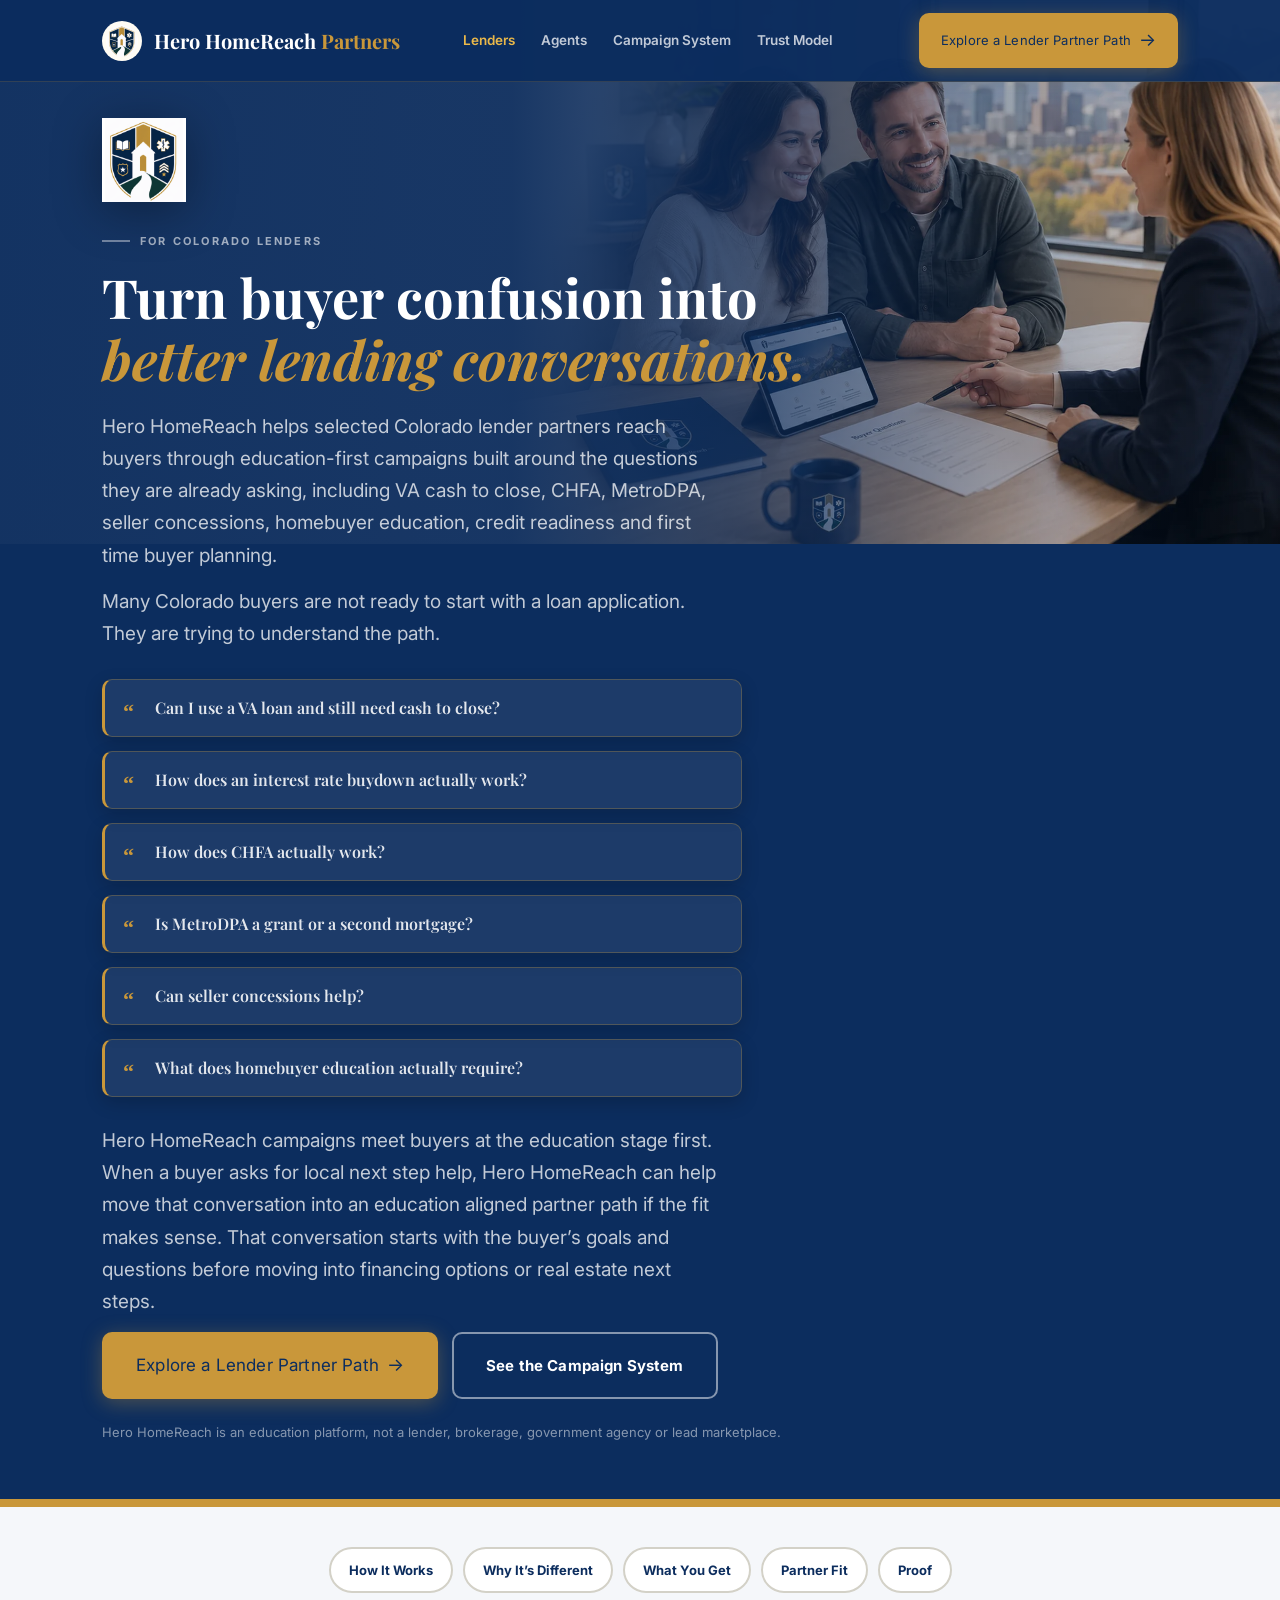
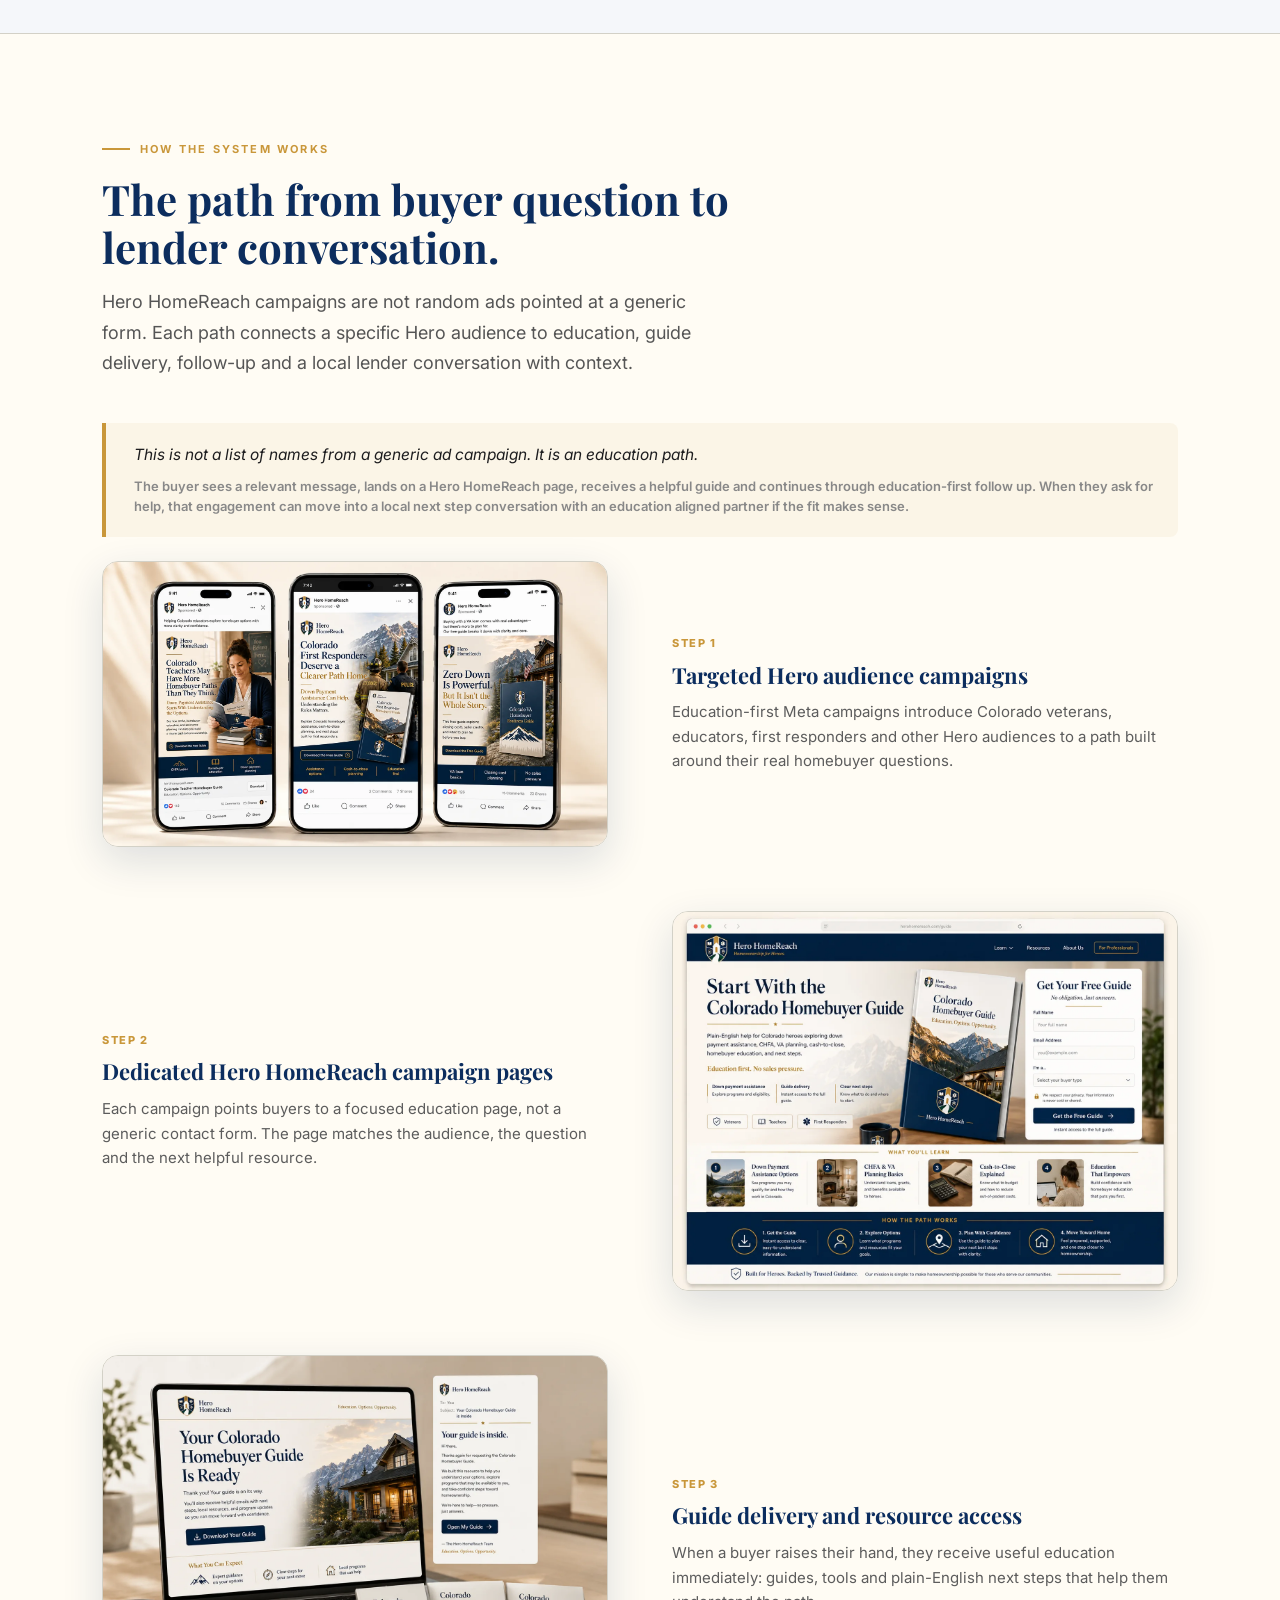
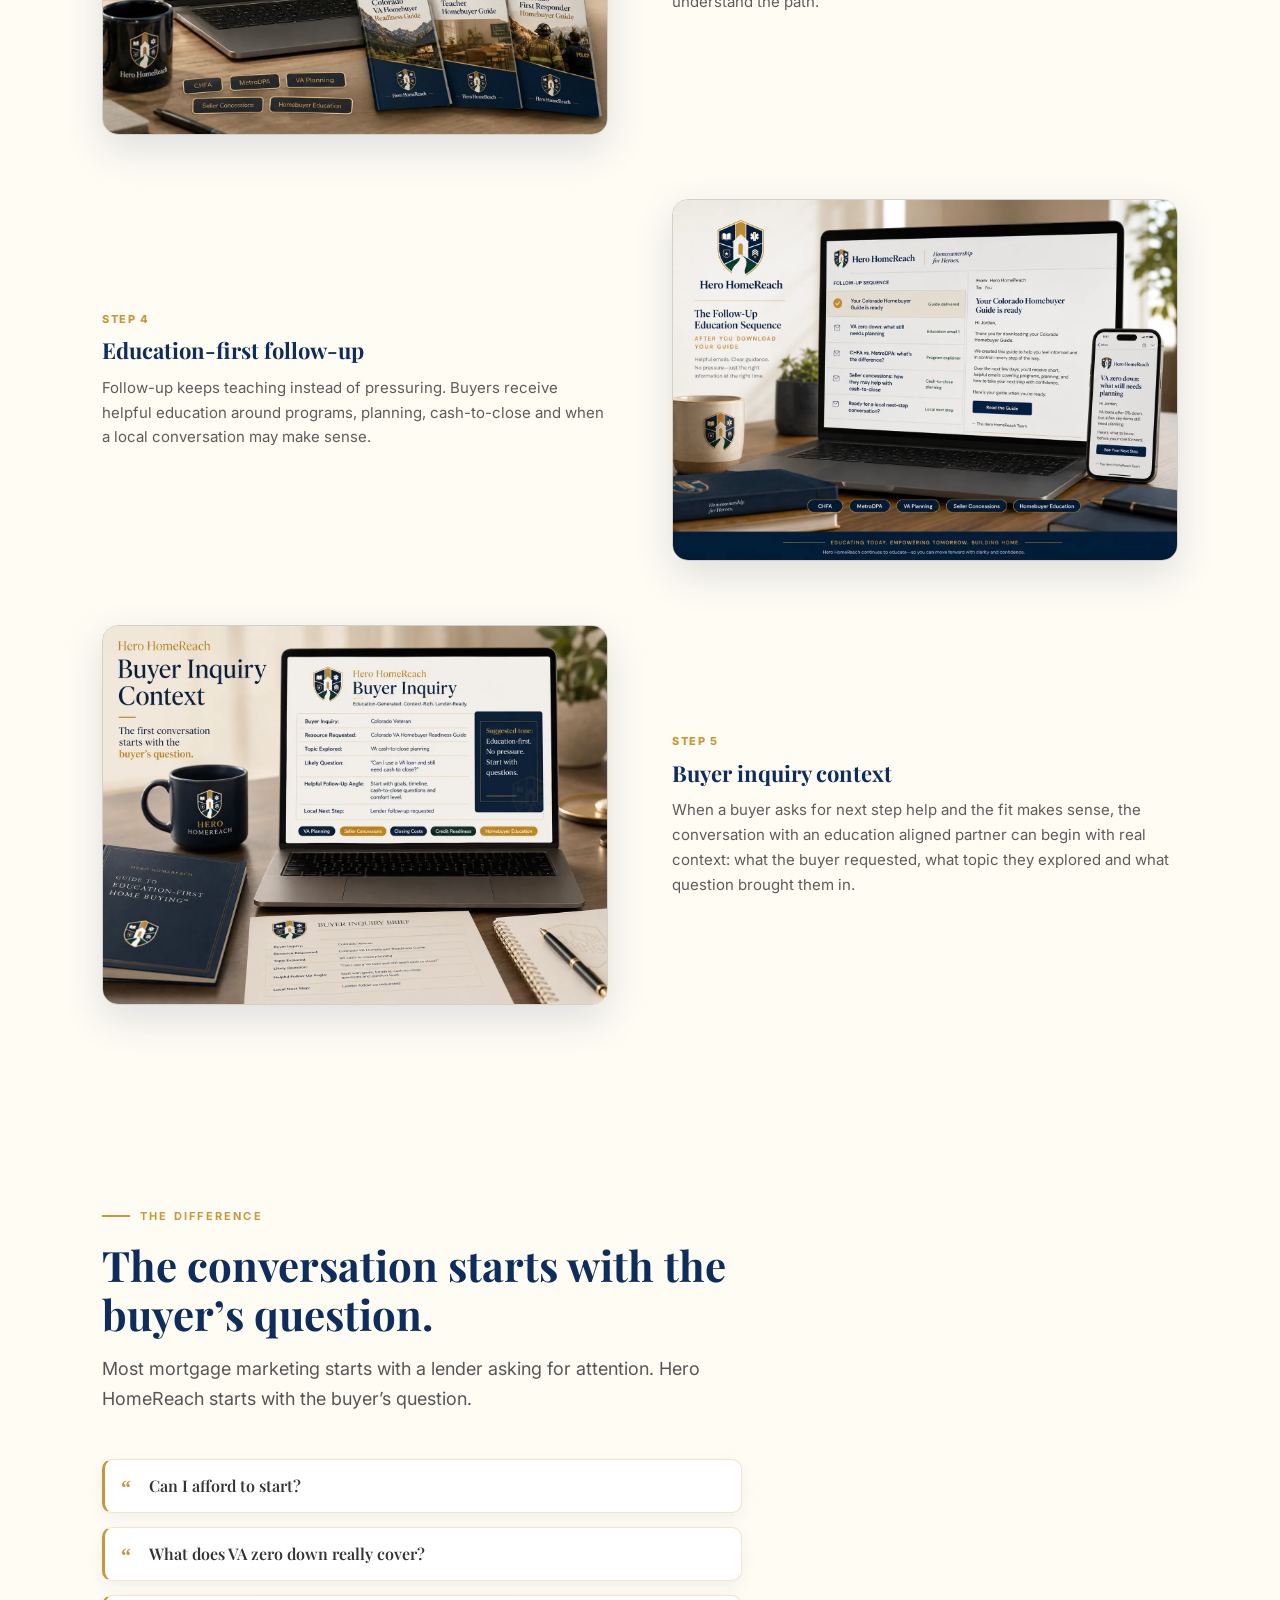
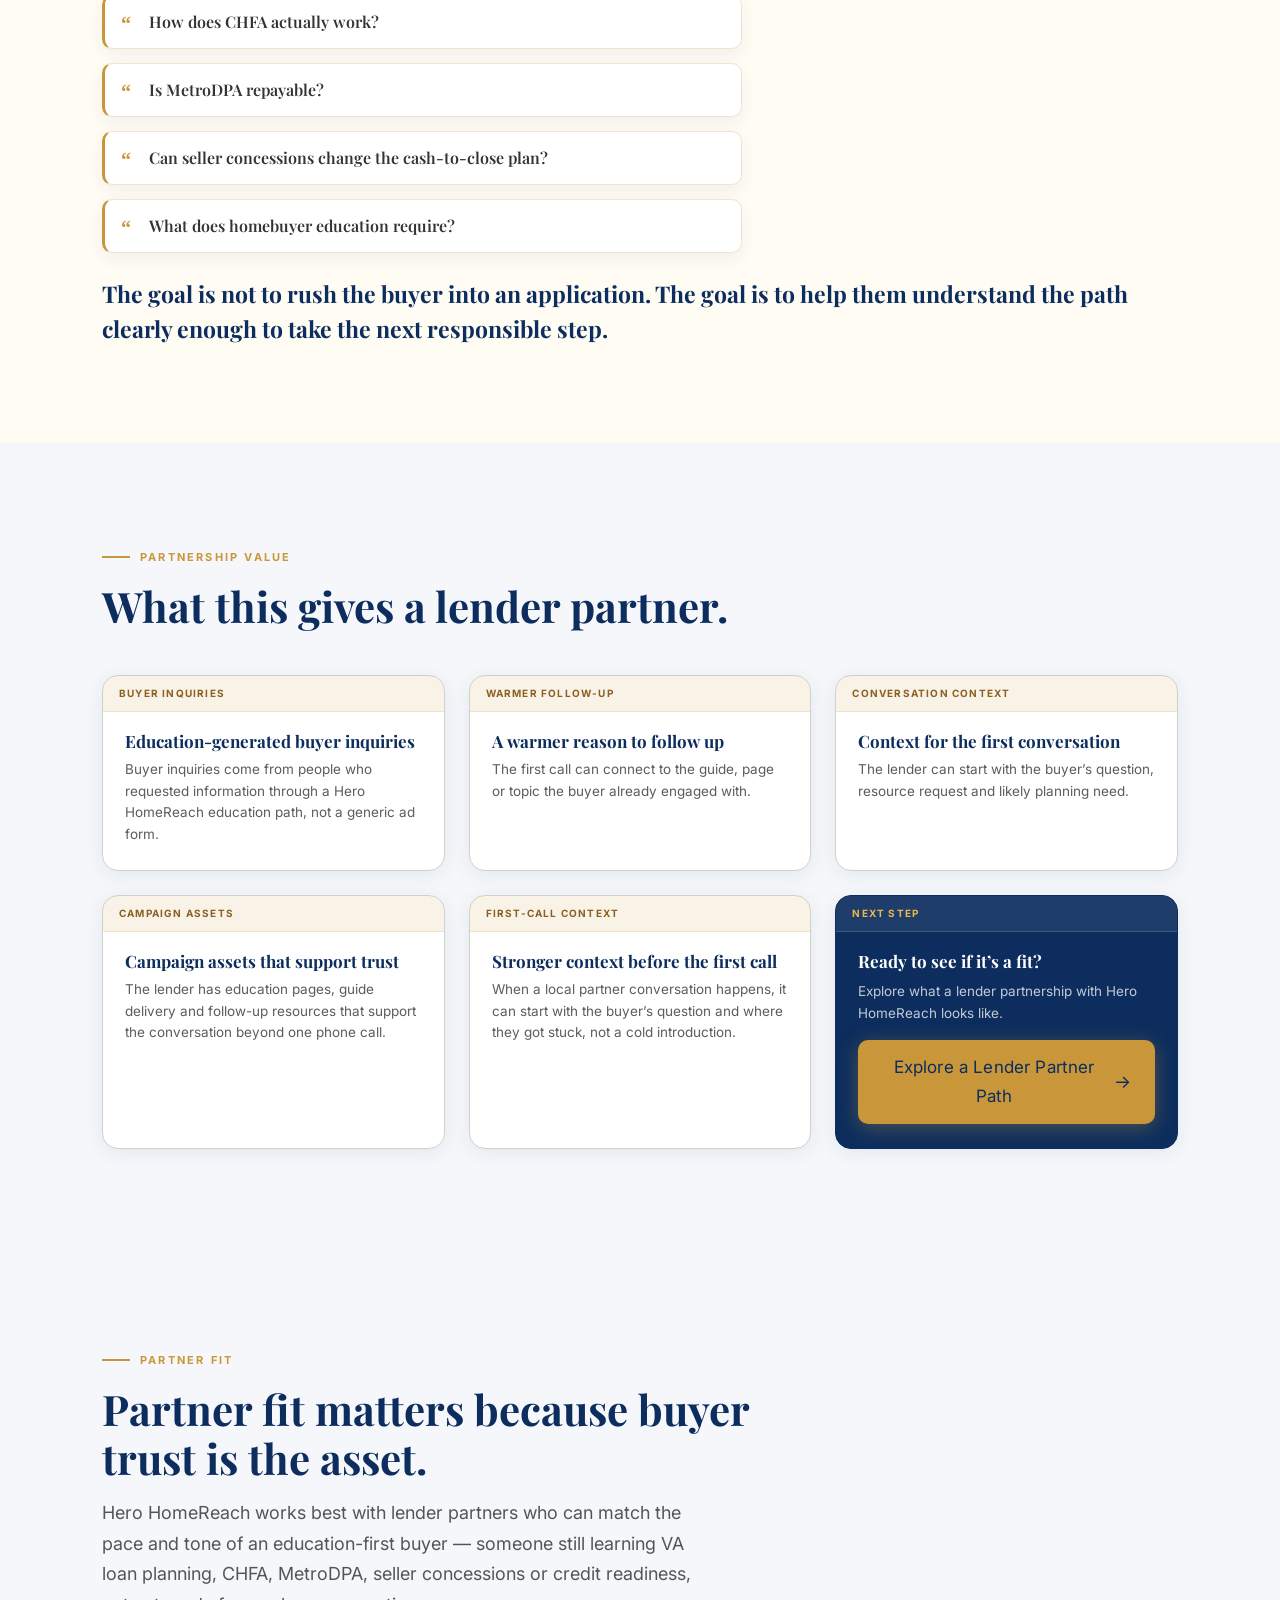
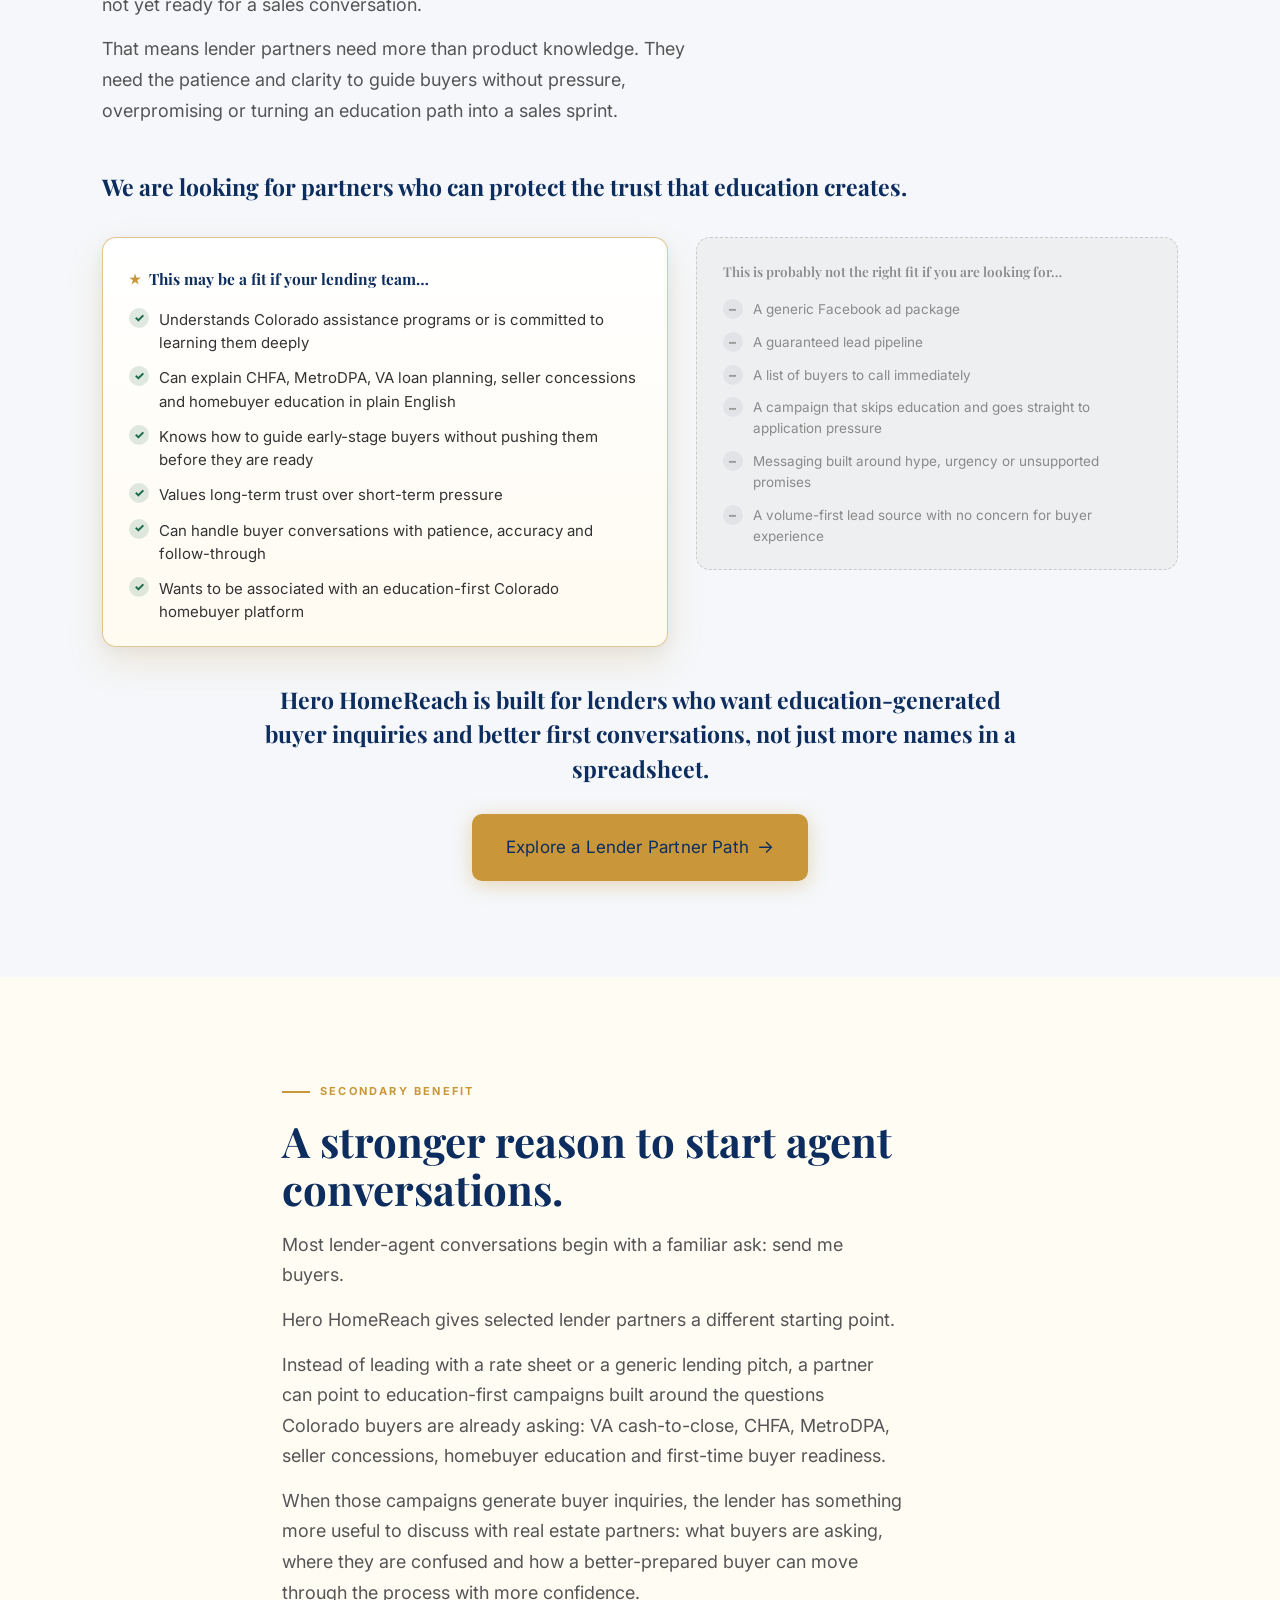
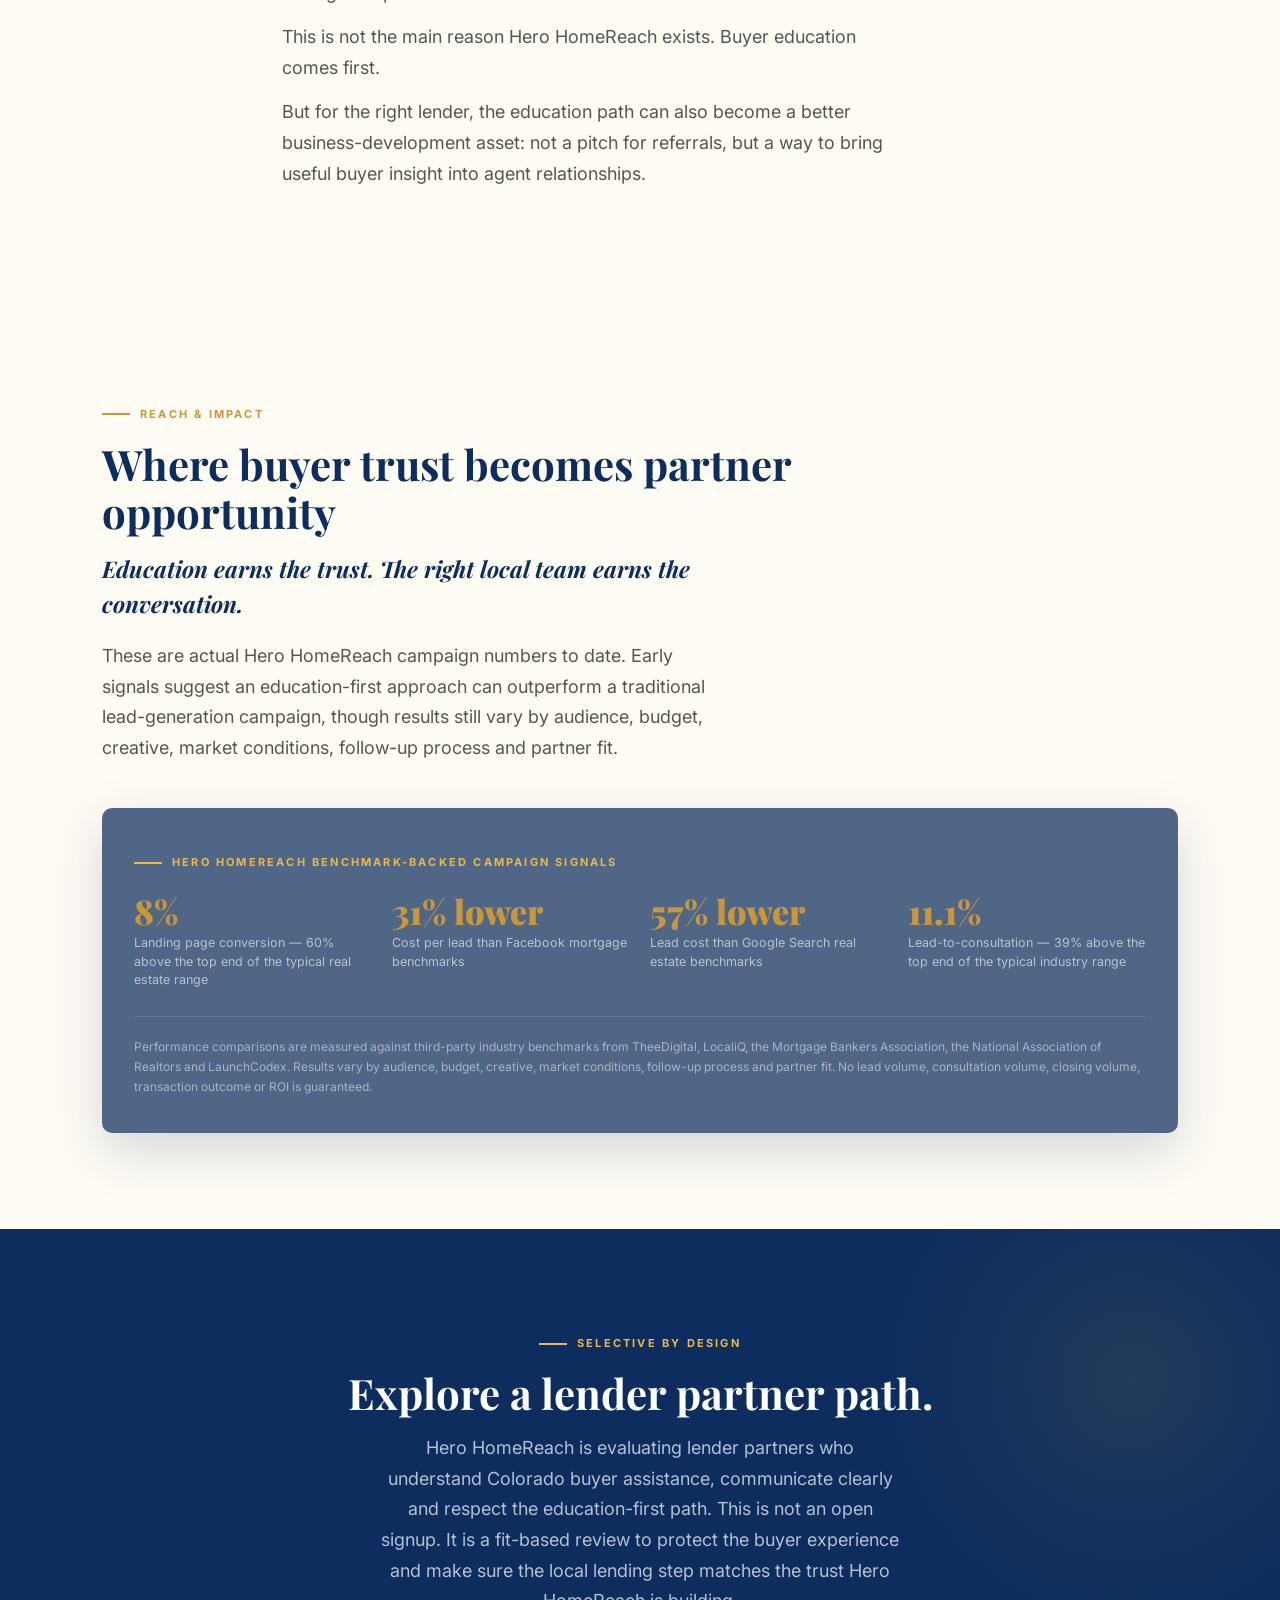
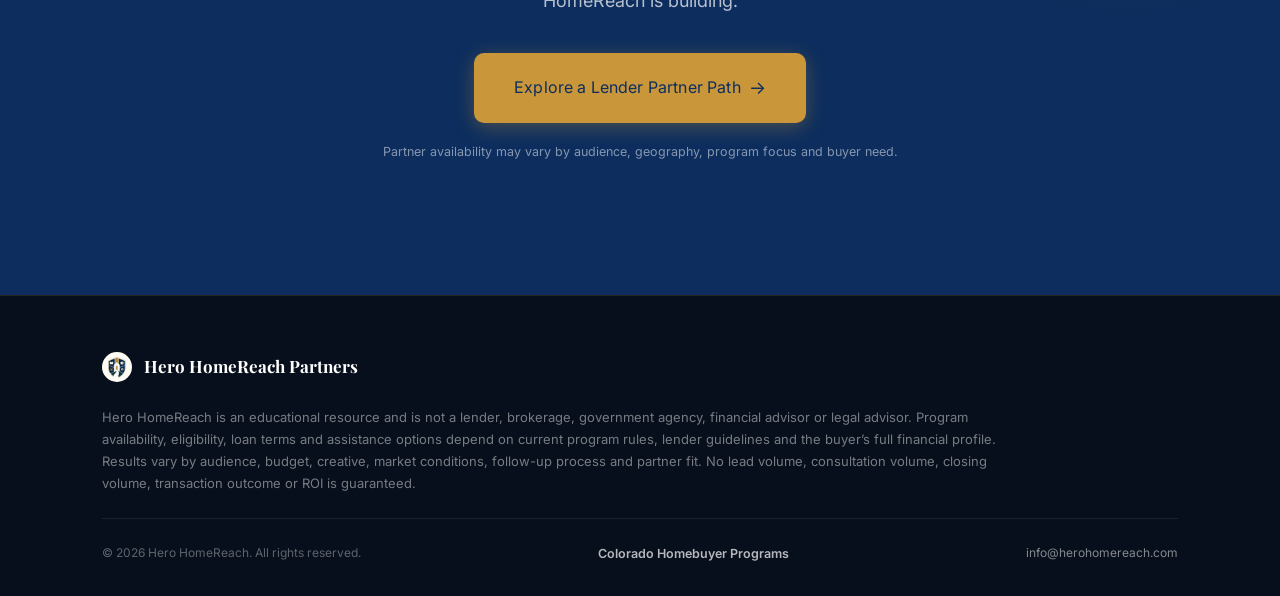
<file: lenders/index.html>
<!DOCTYPE html>
<html lang="en">
<head>
<meta charset="UTF-8" />
<meta name="viewport" content="width=device-width, initial-scale=1.0" />
<title>For Lenders | Hero HomeReach Partners</title>
<meta name="description" content="Hero HomeReach gives selected Colorado lender partners a turnkey education campaign system built around real buyer assistance questions — not another sales pitch." />
<link rel="icon" href="../herohomereach_logo_web_logo_512px.png" />
<link rel="preconnect" href="https://fonts.googleapis.com">
<link rel="preconnect" href="https://fonts.gstatic.com" crossorigin>
<link href="https://fonts.googleapis.com/css2?family=Inter:wght@400;500;600;700&family=Playfair+Display:ital,wght@0,700;0,800;0,900;1,700&display=swap" rel="stylesheet">
<link rel="stylesheet" href="../assets/css/style.css" />
</head>
<body>

<!-- ════════════ NAV ════════════ -->
<nav id="nav">
  <div class="nav-inner">
    <a href="/" class="nav-logo">
      <img src="../herohomereach_logo_web_logo_512px.png" alt="Hero HomeReach shield">
      <div class="nav-wordmark">Hero HomeReach <span>Partners</span></div>
    </a>
    <div class="nav-links" id="navLinks">
      <a href="/lenders/" class="active">Lenders</a>
      <a href="/agents/">Agents</a>
      <a href="/#campaign-system">Campaign System</a>
      <a href="/#how-trust-moves">Trust Model</a>
      <button type="button" class="btn btn-gold btn-arrow nav-mobile-cta" data-open-partner-modal>Explore a Lender Partner Path</button>
    </div>
    <div class="nav-cta"><button type="button" class="btn btn-gold btn-sm btn-arrow" data-open-partner-modal>Explore a Lender Partner Path</button></div>
    <button type="button" class="nav-hamburger" id="navHamburger" aria-label="Open menu" aria-expanded="false" aria-controls="navLinks"><span></span><span></span><span></span></button>
  </div>
</nav>
<!-- ═══════════════════════════════════════
     HERO — glow-lit navy + real photo, left-aligned
     Messaging source: 2026-07-08 "turnkey education campaign system" /
     buyer-inquiries rewrite (round 2)
════════════════════════════════════════ -->
<section id="page-hero" class="hero-with-photo">
  <div class="container">
    <div class="page-hero-inner lender-hero-content">
      <img class="hero-mark" src="../herohomereach_logo_web_logo_512px.png" alt="Hero HomeReach shield">
      <div class="eyebrow white">For Colorado Lenders</div>
      <h1>Turn buyer confusion into <span>better lending conversations.</span></h1>
      <p class="lede white">Hero HomeReach helps selected Colorado lender partners reach buyers through education-first campaigns built around the questions they are already asking, including VA cash to close, CHFA, MetroDPA, seller concessions, homebuyer education, credit readiness and first time buyer planning.</p>
      <p class="lede white">Many Colorado buyers are not ready to start with a loan application. They are trying to understand the path.</p>
      <ul class="question-list on-navy">
        <li>Can I use a VA loan and still need cash to close?</li>
        <li>How does an interest rate buydown actually work?</li>
        <li>How does CHFA actually work?</li>
        <li>Is MetroDPA a grant or a second mortgage?</li>
        <li>Can seller concessions help?</li>
        <li>What does homebuyer education actually require?</li>
      </ul>
      <p class="lede white">Hero HomeReach campaigns meet buyers at the education stage first. When a buyer asks for local next step help, Hero HomeReach can help move that conversation into an education aligned partner path if the fit makes sense. That conversation starts with the buyer&rsquo;s goals and questions before moving into financing options or real estate next steps.</p>
      <div class="hero-ctas">
        <button type="button" class="btn btn-gold btn-arrow" data-open-partner-modal>Explore a Lender Partner Path</button>
        <a class="btn btn-outline" href="#campaign-path">See the Campaign System</a>
      </div>
      <div class="hero-trust">Hero HomeReach is an education platform, not a lender, brokerage, government agency or lead marketplace.</div>
    </div>
  </div>
</section>

<!-- Quick-nav pill row -->
<section class="quicknav">
  <div class="container">
    <div class="quicknav-row">
      <a href="#campaign-path">How It Works</a>
      <a href="#not-lead-source">Why It&rsquo;s Different</a>
      <a href="#partnership-provides">What You Get</a>
      <a href="#fit-gate">Partner Fit</a>
      <a href="#support-expands">Proof</a>
    </div>
  </div>
</section>
<!-- ═══════════════════════════════════════
     THE CAMPAIGN PATH (real images)
     Rebuilt 2026-07-08 (round 3) — replaces the CSS-mockup 5-node
     grid with real campaign asset photography, alternating
     image/text rows (reuses .split-grid / .split-grid.reverse,
     already used elsewhere on the page for exactly this pattern).
     Image order matches the funnel: Meta ad -> campaign page ->
     guide delivery -> follow-up sequence -> buyer inquiry context.
════════════════════════════════════════ -->
<section class="section bg-cream" id="campaign-path">
  <div class="container">
    <div class="section-intro fade-up">
      <div class="eyebrow">How the System Works</div>
      <h2>The path from buyer question to lender conversation.</h2>
      <p class="lede">Hero HomeReach campaigns are not random ads pointed at a generic form. Each path connects a specific Hero audience to education, guide delivery, follow-up and a local lender conversation with context.</p>
    </div>
    <div class="common-q fade-up delay-1">
      This is not a list of names from a generic ad campaign. It is an education path.
      <div class="cq-sub">The buyer sees a relevant message, lands on a Hero HomeReach page, receives a helpful guide and continues through education-first follow up. When they ask for help, that engagement can move into a local next step conversation with an education aligned partner if the fit makes sense.</div>
    </div>

    <div class="campaign-row split-grid fade-up delay-2">
      <div class="campaign-row__media">
        <img src="hero-homereach-meta-ad-trio-mockup.webp" alt="Hero HomeReach Meta ad examples for veterans, teachers and first responders." loading="lazy" width="1672" height="941">
      </div>
      <div class="campaign-row__content">
        <div class="campaign-row__num">Step 1</div>
        <h3>Targeted Hero audience campaigns</h3>
        <p>Education-first Meta campaigns introduce Colorado veterans, educators, first responders and other Hero audiences to a path built around their real homebuyer questions.</p>
      </div>
    </div>

    <div class="campaign-row split-grid reverse fade-up delay-2">
      <div class="campaign-row__media">
        <img src="hero-homereach-homebuyer-guide-landing-page.webp" alt="Hero HomeReach guide landing page example with homebuyer education form." loading="lazy" width="1448" height="1086">
      </div>
      <div class="campaign-row__content">
        <div class="campaign-row__num">Step 2</div>
        <h3>Dedicated Hero HomeReach campaign pages</h3>
        <p>Each campaign points buyers to a focused education page, not a generic contact form. The page matches the audience, the question and the next helpful resource.</p>
      </div>
    </div>

    <div class="campaign-row split-grid fade-up delay-2">
      <div class="campaign-row__media">
        <img src="hero-homereach-guide-delivery-mockup.webp" alt="Hero HomeReach guide delivery mockup with Colorado homebuyer resources." loading="lazy" width="1448" height="1086">
      </div>
      <div class="campaign-row__content">
        <div class="campaign-row__num">Step 3</div>
        <h3>Guide delivery and resource access</h3>
        <p>When a buyer raises their hand, they receive useful education immediately: guides, tools and plain-English next steps that help them understand the path.</p>
      </div>
    </div>

    <div class="campaign-row split-grid reverse fade-up delay-2">
      <div class="campaign-row__media">
        <img src="hero-homereach-follow-up-education-sequence-v2.webp" alt="Hero HomeReach follow-up email education sequence shown on laptop and phone." loading="lazy" width="1484" height="1060">
      </div>
      <div class="campaign-row__content">
        <div class="campaign-row__num">Step 4</div>
        <h3>Education-first follow-up</h3>
        <p>Follow-up keeps teaching instead of pressuring. Buyers receive helpful education around programs, planning, cash-to-close and when a local conversation may make sense.</p>
      </div>
    </div>

    <div class="campaign-row split-grid fade-up delay-2">
      <div class="campaign-row__media">
        <img src="hero-homereach-buyer-inquiry-context-v2.webp" alt="Hero HomeReach buyer inquiry context card for a lender follow-up conversation." loading="lazy" width="1448" height="1086">
      </div>
      <div class="campaign-row__content">
        <div class="campaign-row__num">Step 5</div>
        <h3>Buyer inquiry context</h3>
        <p>When a buyer asks for next step help and the fit makes sense, the conversation with an education aligned partner can begin with real context: what the buyer requested, what topic they explored and what question brought them in.</p>
      </div>
    </div>

  </div>
</section>
<!-- ═══════════════════════════════════════
     WHY THIS IS DIFFERENT
     Rewritten 2026-07-08 (round 2) — was "The Difference." Comparison
     cards (Portal Leads / Generic Ad Leads / Hero HomeReach
     Conversations) cut: two of those labels used the now-banned word
     "leads," and the new copy for this section doesn't include
     comparison cards at all.
════════════════════════════════════════ -->
<section class="section bg-cream" id="not-lead-source">
  <div class="container">
    <div class="section-intro fade-up">
      <div class="eyebrow">The Difference</div>
      <h2>The conversation starts with the buyer&rsquo;s question.</h2>
      <p class="lede">Most mortgage marketing starts with a lender asking for attention. Hero HomeReach starts with the buyer&rsquo;s question.</p>
    </div>
    <ul class="question-list fade-up delay-1">
      <li>Can I afford to start?</li>
      <li>What does VA zero down really cover?</li>
      <li>How does CHFA actually work?</li>
      <li>Is MetroDPA repayable?</li>
      <li>Can seller concessions change the cash-to-close plan?</li>
      <li>What does homebuyer education require?</li>
    </ul>
    <p class="emphasis-line fade-up delay-1">The goal is not to rush the buyer into an application. The goal is to help them understand the path clearly enough to take the next responsible step.</p>
  </div>
</section>
<!-- ═══════════════════════════════════════
     WHAT SELECTED LENDER PARTNERS RECEIVE
     Rewritten 2026-07-08 (round 2) — same simple label+body card
     structure as before (no mockup visuals), copy updated to the
     turnkey-system / buyer-inquiry framing.
════════════════════════════════════════ -->
<section class="section bg-white" id="partnership-provides">
  <div class="container">
    <div class="section-intro fade-up">
      <div class="eyebrow">Partnership Value</div>
      <h2>What this gives a lender partner.</h2>
    </div>
    <div class="value-grid fade-up delay-1">
      <div class="value-card">
        <div class="value-card__label"><span>Buyer Inquiries</span></div>
        <div class="value-card__body">
          <h3>Education-generated buyer inquiries</h3>
          <p>Buyer inquiries come from people who requested information through a Hero HomeReach education path, not a generic ad form.</p>
        </div>
      </div>
      <div class="value-card">
        <div class="value-card__label"><span>Warmer Follow-Up</span></div>
        <div class="value-card__body">
          <h3>A warmer reason to follow up</h3>
          <p>The first call can connect to the guide, page or topic the buyer already engaged with.</p>
        </div>
      </div>
      <div class="value-card">
        <div class="value-card__label"><span>Conversation Context</span></div>
        <div class="value-card__body">
          <h3>Context for the first conversation</h3>
          <p>The lender can start with the buyer&rsquo;s question, resource request and likely planning need.</p>
        </div>
      </div>
      <div class="value-card">
        <div class="value-card__label"><span>Campaign Assets</span></div>
        <div class="value-card__body">
          <h3>Campaign assets that support trust</h3>
          <p>The lender has education pages, guide delivery and follow-up resources that support the conversation beyond one phone call.</p>
        </div>
      </div>
      <div class="value-card">
        <div class="value-card__label"><span>First-Call Context</span></div>
        <div class="value-card__body">
          <h3>Stronger context before the first call</h3>
          <p>When a local partner conversation happens, it can start with the buyer&rsquo;s question and where they got stuck, not a cold introduction.</p>
        </div>
      </div>
      <div class="value-card value-card--cta">
        <div class="value-card__label value-card__label--cta"><span>Next Step</span></div>
        <div class="value-card__body value-card__body--cta">
          <h3>Ready to see if it&rsquo;s a fit?</h3>
          <p>Explore what a lender partnership with Hero HomeReach looks like.</p>
          <button type="button" class="btn btn-gold btn-arrow btn-sm" data-open-partner-modal>Explore a Lender Partner Path</button>
        </div>
      </div>
    </div>
  </div>
</section>
<section class="section bg-white" id="fit-gate">
  <div class="container">
    <div class="section-intro fade-up">
      <div class="eyebrow">Partner Fit</div>
      <h2>Partner fit matters because buyer trust is the asset.</h2>
      <p class="lede">Hero HomeReach works best with lender partners who can match the pace and tone of an education-first buyer &mdash; someone still learning VA loan planning, CHFA, MetroDPA, seller concessions or credit readiness, not yet ready for a sales conversation.</p>
      <p class="lede">That means lender partners need more than product knowledge. They need the patience and clarity to guide buyers without pressure, overpromising or turning an education path into a sales sprint.</p>
    </div>
    <p class="emphasis-line fade-up delay-1">We are looking for partners who can protect the trust that education creates.</p>
    <div class="fit-columns fade-up delay-2">
      <div class="fit-column">
        <div class="fit-column-label">This may be a fit if your lending team&hellip;</div>
        <ul class="fit-list fit-list--yes">
          <li>Understands Colorado assistance programs or is committed to learning them deeply</li>
          <li>Can explain CHFA, MetroDPA, VA loan planning, seller concessions and homebuyer education in plain English</li>
          <li>Knows how to guide early-stage buyers without pushing them before they are ready</li>
          <li>Values long-term trust over short-term pressure</li>
          <li>Can handle buyer conversations with patience, accuracy and follow-through</li>
          <li>Wants to be associated with an education-first Colorado homebuyer platform</li>
        </ul>
      </div>
      <div class="fit-column fit-column--no">
        <div class="fit-column-label">This is probably not the right fit if you are looking for&hellip;</div>
        <ul class="fit-list fit-list--no">
          <li>A generic Facebook ad package</li>
          <li>A guaranteed lead pipeline</li>
          <li>A list of buyers to call immediately</li>
          <li>A campaign that skips education and goes straight to application pressure</li>
          <li>Messaging built around hype, urgency or unsupported promises</li>
          <li>A volume-first lead source with no concern for buyer experience</li>
        </ul>
      </div>
    </div>
    <p class="emphasis-line fade-up" style="margin-top:36px; text-align:center; max-width:760px; margin-left:auto; margin-right:auto;">Hero HomeReach is built for lenders who want education-generated buyer inquiries and better first conversations, not just more names in a spreadsheet.</p>
    <div class="fade-up" style="text-align:center; margin-top:28px;">
      <button type="button" class="btn btn-gold btn-arrow" data-open-partner-modal>Explore a Lender Partner Path</button>
    </div>
  </div>
</section>
<section class="section bg-cream">
  <div class="container--narrow">
    <div class="section-intro fade-up" style="margin-bottom:0;">
      <div class="eyebrow">Secondary Benefit</div>
      <h2>A stronger reason to start agent conversations.</h2>
      <p class="lede">Most lender-agent conversations begin with a familiar ask: send me buyers.</p>
      <p class="lede">Hero HomeReach gives selected lender partners a different starting point.</p>
      <p class="lede">Instead of leading with a rate sheet or a generic lending pitch, a partner can point to education-first campaigns built around the questions Colorado buyers are already asking: VA cash-to-close, CHFA, MetroDPA, seller concessions, homebuyer education and first-time buyer readiness.</p>
      <p class="lede">When those campaigns generate buyer inquiries, the lender has something more useful to discuss with real estate partners: what buyers are asking, where they are confused and how a better-prepared buyer can move through the process with more confidence.</p>
      <p class="lede">This is not the main reason Hero HomeReach exists. Buyer education comes first.</p>
      <p class="lede">But for the right lender, the education path can also become a better business-development asset: not a pitch for referrals, but a way to bring useful buyer insight into agent relationships.</p>
    </div>
  </div>
</section><section class="section bg-cream" id="support-expands">
  <div class="container">
    <div class="section-intro fade-up">
      <div class="eyebrow">Reach &amp; Impact</div>
      <h2>Where buyer trust becomes partner opportunity</h2>
      <p class="emphasis-line" style="font-style: italic; margin: 10px 0 20px;">Education earns the trust. The right local team earns the conversation.</p>
      <p class="lede">These are actual Hero HomeReach campaign numbers to date. Early signals suggest an education-first approach can outperform a traditional lead-generation campaign, though results still vary by audience, budget, creative, market conditions, follow-up process and partner fit.</p>
    </div>
    <div class="stat-card fade-up delay-1">
      <div class="eyebrow on-navy" style="margin-bottom:22px;">Hero HomeReach Benchmark-Backed Campaign Signals</div>
      <div class="stat-card-grid">
        <div><div class="stat-num">8%</div><div class="stat-label">Landing page conversion — 60% above the top end of the typical real estate range</div></div>
        <div><div class="stat-num">31% lower</div><div class="stat-label">Cost per lead than Facebook mortgage benchmarks</div></div>
        <div><div class="stat-num">57% lower</div><div class="stat-label">Lead cost than Google Search real estate benchmarks</div></div>
        <div><div class="stat-num">11.1%</div><div class="stat-label">Lead-to-consultation — 39% above the top end of the typical industry range</div></div>
      </div>
      <div class="stat-disclaimer">
        Performance comparisons are measured against third-party industry benchmarks from TheeDigital, LocaliQ, the Mortgage Bankers Association, the National Association of Realtors and LaunchCodex. Results vary by audience, budget, creative, market conditions, follow-up process and partner fit. No lead volume, consultation volume, closing volume, transaction outcome or ROI is guaranteed.
      </div>
    </div>
  </div>
</section><section id="final-cta">
  <div class="container">
    <div class="final-cta-inner fade-up">
      <div class="eyebrow on-navy" style="justify-content:center;">Selective By Design</div>
      <h2>Explore a lender partner path.</h2>
      <p>Hero HomeReach is evaluating lender partners who understand Colorado buyer assistance, communicate clearly and respect the education-first path. This is not an open signup. It is a fit-based review to protect the buyer experience and make sure the local lending step matches the trust Hero HomeReach is building.</p>
      <button type="button" class="btn btn-gold btn-arrow" style="font-size:16px; padding:18px 38px;" data-open-partner-modal>Explore a Lender Partner Path</button>
      <p style="margin-top:18px; font-size:12.5px; color:rgba(255,255,255,0.5);">Partner availability may vary by audience, geography, program focus and buyer need.</p>
    </div>
  </div>
</section><!-- ════════════ FOOTER ════════════ -->
<footer id="footer">
  <div class="container">
    <div class="footer-top">
      <img src="../herohomereach_logo_web_logo_512px.png" alt="Hero HomeReach shield">
      <span>Hero HomeReach Partners</span>
    </div>
    <p class="footer-disclaimer">
      Hero HomeReach is an educational resource and is not a lender, brokerage, government agency,
      financial advisor or legal advisor. Program availability, eligibility, loan terms and assistance
      options depend on current program rules, lender guidelines and the buyer&rsquo;s full financial
      profile. Results vary by audience, budget, creative, market conditions, follow-up process and
      partner fit. No lead volume, consultation volume, closing volume, transaction outcome or ROI is guaranteed.
    </p>
    <div class="footer-bottom">
      <span>&copy; 2026 Hero HomeReach. All rights reserved.</span>
      <a href="https://www.herohomereach.com/programs.html" target="_blank" rel="noopener noreferrer" style="color:rgba(255,255,255,0.7); font-size:12.5px; font-weight:600;">Colorado Homebuyer Programs</a>
      <a href="mailto:info@herohomereach.com">info@herohomereach.com</a>
    </div>
  </div>
</footer>

<!-- ═══════════════════════════════════════
     PARTNER REVIEW MODAL
     Added 2026-07-08 (round 5) — replaces mailto CTAs (nav, hero,
     final-cta) with a branded modal form. Form submission is NOT
     yet connected to a real backend — see the clearly marked
     PLACEHOLDER block in the JS below. Do not treat this as a live
     lead-capture form until that block is wired to a real endpoint.
════════════════════════════════════════ -->
<div class="pm-overlay" id="pm-overlay" hidden>
  <div class="pm-modal" role="dialog" aria-modal="true" aria-labelledby="pm-title" id="pm-modal">
    <button type="button" class="pm-close" id="pm-close" aria-label="Close partner fit form">&times;</button>

    <div class="pm-modal__scroll">
      <div class="pm-modal__header">
        <div class="eyebrow">Selective By Design</div>
        <h2 id="pm-title">Explore a Lender Partner Path</h2>
        <p class="pm-intro">Hero HomeReach is evaluating selected lender partners for education-first buyer campaigns in Colorado. Share a few details, and let&rsquo;s start a conversation about what a partnership could look like.</p>
      </div>

      <form id="pm-form" class="pm-form" novalidate>
        <div class="pm-field">
          <label class="pm-label" for="pm-full_name">Full Name <span class="pm-req">*</span></label>
          <input class="pm-input" type="text" id="pm-full_name" name="full_name" required autocomplete="name">
        </div>

        <div class="pm-field-row">
          <div class="pm-field">
            <label class="pm-label" for="pm-email">Email Address <span class="pm-req">*</span></label>
            <input class="pm-input" type="email" id="pm-email" name="email" required autocomplete="email">
          </div>
          <div class="pm-field">
            <label class="pm-label" for="pm-phone">Phone Number <span class="pm-req">*</span></label>
            <input class="pm-input" type="tel" id="pm-phone" name="phone" required autocomplete="tel">
          </div>
        </div>

        <div class="pm-field">
          <label class="pm-label" for="pm-company">Company / Lending Team <span class="pm-req">*</span></label>
          <input class="pm-input" type="text" id="pm-company" name="company" required autocomplete="organization">
        </div>

        <div class="pm-field">
          <label class="pm-label" for="pm-role">Your Role <span class="pm-req">*</span></label>
          <select class="pm-input pm-select" id="pm-role" name="role" required>
            <option value="" disabled selected>Select one&hellip;</option>
            <option value="Loan officer">Loan officer</option>
            <option value="Producing branch manager">Producing branch manager</option>
            <option value="Mortgage broker">Mortgage broker</option>
            <option value="Credit union / bank lender">Credit union / bank lender</option>
            <option value="Lending team leader">Lending team leader</option>
            <option value="Other">Other</option>
          </select>
        </div>

        <div class="pm-field">
          <div class="pm-label">Hero audiences you are most interested in <span class="pm-optional">(optional)</span></div>
          <div class="pm-checkbox-group">
            <label class="pm-checkbox-item"><input type="checkbox" name="audiences" value="Veterans / military families"> Veterans / military families</label>
            <label class="pm-checkbox-item"><input type="checkbox" name="audiences" value="Educators"> Educators</label>
            <label class="pm-checkbox-item"><input type="checkbox" name="audiences" value="First responders"> First responders</label>
            <label class="pm-checkbox-item"><input type="checkbox" name="audiences" value="Healthcare workers"> Healthcare workers</label>
            <label class="pm-checkbox-item"><input type="checkbox" name="audiences" value="First-time buyers"> First-time buyers</label>
            <label class="pm-checkbox-item"><input type="checkbox" name="audiences" value="Public servants"> Public servants</label>
            <label class="pm-checkbox-item"><input type="checkbox" name="audiences" value="Not sure yet"> Not sure yet</label>
          </div>
        </div>

        <div class="pm-field">
          <label class="pm-label" for="pm-assistance_familiarity">Familiarity with Colorado assistance programs <span class="pm-optional">(optional)</span></label>
          <select class="pm-input pm-select" id="pm-assistance_familiarity" name="assistance_familiarity">
            <option value="" selected>Select one&hellip;</option>
            <option value="Very familiar">Very familiar</option>
            <option value="Somewhat familiar">Somewhat familiar</option>
            <option value="Learning, but interested">Learning, but interested</option>
            <option value="Not yet">Not yet</option>
          </select>
        </div>

        <div class="pm-field">
          <label class="pm-label" for="pm-partnership_interest">What makes this partnership interesting to you? <span class="pm-optional">(optional)</span></label>
          <textarea class="pm-input pm-textarea" id="pm-partnership_interest" name="partnership_interest" rows="3"></textarea>
        </div>

        <button type="submit" class="btn btn-gold btn-arrow pm-submit" id="pm-submit">Submit Partner Fit Request</button>
        <p class="pm-microcopy">This is a fit-based review, not an open signup. Hero HomeReach is an education platform, not a lender, brokerage or lead marketplace.</p>
      </form>

      <div class="pm-success" id="pm-success" hidden>
        <div class="pm-success__icon">&#10003;</div>
        <p class="pm-success__text">Thanks. Your partner fit request has been received. Hero HomeReach will review your information and follow up if there appears to be a potential fit.</p>
      </div>
    </div>
  </div>
</div>

<script>
var nav = document.getElementById('nav');
window.addEventListener('scroll', function () {
  nav.classList.toggle('scrolled', window.scrollY > 40);
}, { passive: true });
var fadeEls = document.querySelectorAll('.fade-up');
var observer = new IntersectionObserver(function (entries) {
  entries.forEach(function (entry) {
    if (entry.isIntersecting) { entry.target.classList.add('visible'); observer.unobserve(entry.target); }
  });
}, { threshold: 0.1 });
fadeEls.forEach(function (el) { observer.observe(el); });

var navHamburger = document.getElementById('navHamburger');
var navLinksPanel = document.getElementById('navLinks');
function closeMobileNav() {
  navHamburger.classList.remove('open');
  navLinksPanel.classList.remove('open');
  navHamburger.setAttribute('aria-expanded', 'false');
}
function toggleMobileNav() {
  var isOpen = navLinksPanel.classList.toggle('open');
  navHamburger.classList.toggle('open', isOpen);
  navHamburger.setAttribute('aria-expanded', String(isOpen));
}
navHamburger.addEventListener('click', toggleMobileNav);
navLinksPanel.querySelectorAll('a, button').forEach(function (el) {
  el.addEventListener('click', closeMobileNav);
});
document.addEventListener('click', function (e) {
  if (navLinksPanel.classList.contains('open') && !navLinksPanel.contains(e.target) && e.target !== navHamburger && !navHamburger.contains(e.target)) {
    closeMobileNav();
  }
});
window.addEventListener('resize', function () {
  if (window.innerWidth > 860) { closeMobileNav(); }
});
</script>

<!-- ═══════════════════════════════════════
     PARTNER REVIEW MODAL — behavior
     Added 2026-07-08 (round 5). Vanilla JS, no dependencies.
════════════════════════════════════════ -->
<script>
(function () {
  var overlay = document.getElementById('pm-overlay');
  var modal = document.getElementById('pm-modal');
  var closeBtn = document.getElementById('pm-close');
  var form = document.getElementById('pm-form');
  var successEl = document.getElementById('pm-success');
  var submitBtn = document.getElementById('pm-submit');
  var openTriggers = document.querySelectorAll('[data-open-partner-modal]');
  var lastFocusedEl = null;
  var defaultSubmitText = submitBtn.textContent;

  function openModal() {
    lastFocusedEl = document.activeElement;
    overlay.hidden = false;
    document.body.style.overflow = 'hidden';
    // Reset to form view every time the modal is (re)opened.
    form.hidden = false;
    successEl.hidden = true;
    submitBtn.disabled = false;
    submitBtn.textContent = defaultSubmitText;
    var firstField = document.getElementById('pm-full_name');
    if (firstField) { firstField.focus(); }
    document.addEventListener('keydown', onKeydown);
  }

  function closeModal() {
    overlay.hidden = true;
    document.body.style.overflow = '';
    document.removeEventListener('keydown', onKeydown);
    if (lastFocusedEl && typeof lastFocusedEl.focus === 'function') {
      lastFocusedEl.focus();
    }
  }

  function onKeydown(e) {
    if (e.key === 'Escape') { closeModal(); }
  }

  openTriggers.forEach(function (btn) {
    btn.addEventListener('click', openModal);
  });

  closeBtn.addEventListener('click', closeModal);

  // Close when clicking the overlay itself, not the modal panel.
  overlay.addEventListener('click', function (e) {
    if (e.target === overlay) { closeModal(); }
  });

  form.addEventListener('submit', function (e) {
    e.preventDefault();

    if (!form.checkValidity()) {
      form.reportValidity();
      return;
    }

    var audiences = Array.prototype.slice
      .call(form.querySelectorAll('input[name="audiences"]:checked'))
      .map(function (el) { return el.value; });

    var data = {
      full_name: form.full_name.value.trim(),
      email: form.email.value.trim(),
      phone: form.phone.value.trim(),
      company: form.company.value.trim(),
      role: form.role.value,
      audiences: audiences,
      assistance_familiarity: form.assistance_familiarity.value,
      partnership_interest: form.partnership_interest.value.trim()
    };

    submitBtn.disabled = true;
    submitBtn.textContent = 'Submitting\u2026';

    submitPartnerReviewRequest(data)
      .then(function () {
        submitBtn.textContent = 'Submitted!';
        form.hidden = true;
        successEl.hidden = false;
        successEl.focus && successEl.setAttribute('tabindex', '-1');
        successEl.focus();
      })
      .catch(function (err) {
        console.error('Partner review submission failed:', err);
        submitBtn.disabled = false;
        submitBtn.textContent = defaultSubmitText;
        alert('Something went wrong submitting the form. Please try again or email info@herohomereach.com directly.');
      });
  });

  /* ═══════════════════════════════════════════════════════════════
     Submits to /api/partner-review (Vercel serverless function,
     see api/partner-review.js in the repo root) which upserts the
     contact into MailerLite and adds them to the "Hero HomeReach
     Partner Reviews" group. Requires the MAILERLITE_API_KEY
     environment variable to be set in Vercel — see that file for
     full setup notes. Set up a MailerLite Automation (trigger:
     subscriber joins that group) to get emailed on each submission.
     ═══════════════════════════════════════════════════════════════ */
  function submitPartnerReviewRequest(data) {
    return fetch('/api/partner-review', {
      method: 'POST',
      headers: { 'Content-Type': 'application/json' },
      body: JSON.stringify(data)
    }).then(function (res) {
      if (!res.ok) { throw new Error('Partner review submission failed'); }
    });
  }
})();
</script>

</body>
</html>
</file>
<file: assets/css/style.css>
/* ============================================================
   HERO HOMEREACH PARTNERS — style.css
   Shared stylesheet for partners.herohomereach.com

   v4 (2026-07-07): Re-skinned to match the actual visual energy
   of the main site (main.css + who-we-serve.html) — glow-lit navy
   hero, alternating dark/light sections, pill tags, stat-grid
   callouts, divider banners, scroll fade-up motion — instead of
   a flat editorial/mockup-only treatment. Token values below are
   pulled directly from the live main.css for exact brand match.
   Real brand mark: /herohomereach_logo_web_logo_512px.png
   — never recreate it in CSS.
   ============================================================ */

/* ── Variables (matched to live main.css) ────────────────── */
:root {
  --navy: #0C2D5E;
  --mid-navy: #1A4A8A;
  --gold: #C9973A;
  --bright-gold: #EAB84A;
  --white: #F5F7FA;       /* "cool white" per brand board, used as a section bg */
  --near-black: #1C1C1E;
  --green: #1A6B4A;
  --warm-gray: #D3D1C7;
  --cream: #FFFCF4;
  --cream-alt: #F8F2ED;

  --font-head: 'Playfair Display', Georgia, serif;
  --font-body: 'Inter', system-ui, sans-serif;

  --max-w: 1140px;
  --nav-h: 82px;
  --radius: 10px;
  --transition: all 0.24s ease;

  --shadow-soft: 0 4px 20px rgba(12,45,94,0.08);
  --shadow-lift: 0 18px 52px rgba(12,45,94,0.18);
}

/* ── Reset ─────────────────────────────────────────────── */
*, *::before, *::after { box-sizing: border-box; margin: 0; padding: 0; }
html { scroll-behavior: smooth; }
body {
  font-family: var(--font-body);
  font-size: 17px;
  line-height: 1.7;
  color: var(--near-black);
  background: var(--cream);
  -webkit-font-smoothing: antialiased;
}
img { display: block; max-width: 100%; }
a { text-decoration: none; color: inherit; }
ul { list-style: none; }
h1, h2, h3, h4 { font-family: var(--font-head); font-weight: 700; color: var(--navy); line-height: 1.15; }
h1 { font-size: clamp(34px, 4.8vw, 54px); }
h2 { font-size: clamp(28px, 3.6vw, 42px); margin-bottom: 16px; }
p:last-child { margin-bottom: 0; }

.container { max-width: var(--max-w); margin: 0 auto; padding: 0 32px; }
.container--narrow { max-width: 780px; margin: 0 auto; padding: 0 32px; }
.section { padding: 96px 0; }
@media (max-width: 768px) { .container { padding: 0 20px; } .section { padding: 64px 0; } }

/* ── Section eyebrow ──────────────────────────────────── */
.eyebrow {
  display: inline-flex; align-items: center; gap: 10px;
  font-size: 11px; font-weight: 700; letter-spacing: 0.2em; text-transform: uppercase;
  color: var(--gold); margin-bottom: 16px;
}
.eyebrow::before { content: ''; display: block; width: 28px; height: 2px; background: var(--gold); }
.eyebrow.white { color: rgba(255,255,255,0.6); }
.eyebrow.white::before { background: rgba(255,255,255,0.4); }
.eyebrow.on-navy { color: var(--bright-gold); }
.eyebrow.on-navy::before { background: var(--bright-gold); }
.lede { font-size: 18px; color: #555; max-width: 620px; }
.lede.white { color: rgba(255,255,255,0.72); }
.section-intro { max-width: 720px; margin-bottom: 44px; }
.section-intro p { margin-bottom: 14px; }
.emphasis-line { font-family: var(--font-head); font-weight: 700; color: var(--navy); font-size: clamp(19px, 2.2vw, 23px); line-height: 1.5; }

/* ── Buttons ───────────────────────────────────────────── */
.btn {
  display: inline-flex; align-items: center; gap: 8px;
  font-family: var(--font-body); font-weight: 700; font-size: 15px;
  padding: 16px 32px; border-radius: var(--radius); transition: var(--transition);
  letter-spacing: 0.01em; white-space: nowrap; border: 2px solid transparent;
}
.btn-gold { background: var(--gold); color: var(--navy); box-shadow: 0 4px 20px rgba(201,151,58,0.35); }
.btn-gold:hover { background: var(--bright-gold); transform: translateY(-2px); box-shadow: 0 6px 28px rgba(201,151,58,0.45); }
.btn-outline { background: transparent; color: #fff; border-color: rgba(255,255,255,0.5); }
.btn-outline:hover { border-color: var(--gold); color: var(--gold); }
.btn-navy { background: var(--navy); color: #fff; }
.btn-navy:hover { background: var(--mid-navy); transform: translateY(-2px); }
.btn-outline-navy { background: transparent; color: var(--navy); border-color: var(--navy); }
.btn-outline-navy:hover { background: var(--navy); color: #fff; }
.btn-sm { padding: 11px 22px; font-size: 13px; }
.btn-arrow::after { content: '\2192'; font-size: 18px; transition: transform 0.2s; }
.btn-arrow:hover::after { transform: translateX(4px); }

/* ── Nav ──────────────────────────────────────────────── */
#nav {
  position: fixed; top: 0; left: 0; right: 0; z-index: 999;
  height: var(--nav-h); display: flex; align-items: center; transition: var(--transition);
  background: rgba(12,45,94,0.97); border-bottom: 1px solid rgba(201,151,58,0.2);
}
#nav.scrolled { backdrop-filter: blur(12px); box-shadow: 0 2px 24px rgba(0,0,0,0.2); }
.nav-inner { width: 100%; max-width: var(--max-w); margin: 0 auto; padding: 0 32px; display: flex; align-items: center; justify-content: space-between; }
.nav-logo { display: flex; align-items: center; gap: 12px; flex-shrink: 0; }
.nav-logo img { width: 40px; height: 40px; object-fit: contain; background: var(--cream); border-radius: 50%; padding: 4px; }
.nav-wordmark { font-family: var(--font-head); font-size: 20px; font-weight: 700; color: #fff; line-height: 1; white-space: nowrap; }
.nav-wordmark span { color: var(--gold); }
.nav-cta .btn { padding: 10px 20px; font-size: 13px; }
.nav-hamburger {
  display: none; flex-direction: column; justify-content: center; align-items: center;
  gap: 5px; width: 44px; height: 44px; padding: 0; margin: 0; border: none; background: none;
  cursor: pointer; border-radius: 8px; -webkit-tap-highlight-color: transparent; flex-shrink: 0;
}
.nav-hamburger:active { background: rgba(255,255,255,0.10); }
.nav-hamburger span { display: block; width: 22px; height: 2px; background: #fff; border-radius: 2px; transition: transform .25s ease, opacity .2s ease; }
.nav-hamburger.open span:nth-child(1) { transform: translateY(7px) rotate(45deg); }
.nav-hamburger.open span:nth-child(2) { opacity: 0; }
.nav-hamburger.open span:nth-child(3) { transform: translateY(-7px) rotate(-45deg); }
@media (max-width: 640px) { .nav-cta { display: none; } }
@media (max-width: 860px) { .nav-hamburger { display: flex; } }

/* ── Hero (glow-lit navy, matches page-hero pattern) ─────── */
#page-hero {
  background: var(--navy);
  padding: calc(var(--nav-h) + 36px) 0 56px;
  position: relative; overflow: hidden;
  border-bottom: 4px solid var(--gold);
}
#page-hero::before {
  content: ''; position: absolute; top: -120px; right: -100px; width: 560px; height: 560px;
  border-radius: 50%; background: radial-gradient(circle, rgba(201,151,58,0.16) 0%, transparent 70%);
}
#page-hero::after {
  content: ''; position: absolute; bottom: -160px; left: -120px; width: 460px; height: 460px;
  border-radius: 50%; background: radial-gradient(circle, rgba(26,74,138,0.35) 0%, transparent 70%);
}
.page-hero-inner { position: relative; z-index: 2; text-align: center; max-width: 800px; margin: 0 auto; }
.hero-mark { width: 84px; height: 84px; margin: 0 auto 24px; filter: drop-shadow(0 8px 24px rgba(0,0,0,0.35)); }
.page-hero-inner h1 { color: #fff; margin-bottom: 20px; }
.page-hero-inner h1 span { color: var(--gold); font-style: italic; }
.page-hero-inner .lede { color: rgba(255,255,255,0.75); font-size: 19px; max-width: 620px; margin: 0 auto 14px; }
.hero-bold-line {
  font-family: var(--font-head); font-weight: 700; font-style: italic; color: var(--bright-gold);
  font-size: clamp(16px, 1.8vw, 19px); margin: 0 auto 36px; max-width: 560px;
}
.hero-ctas { display: flex; gap: 14px; justify-content: center; flex-wrap: wrap; margin-bottom: 22px; }
.hero-trust { font-size: 13px; color: rgba(255,255,255,0.5); }

/* Quick-nav pill row beneath hero, echoes the audience-select pattern */
.quicknav { background: var(--white); padding: 40px 0; border-bottom: 1px solid var(--warm-gray); border-top: 4px solid var(--gold); }
.quicknav-row { display: flex; flex-wrap: wrap; justify-content: center; gap: 10px; }
.quicknav-row a {
  display: inline-flex; align-items: center; gap: 6px; background: #fff; border: 2px solid var(--warm-gray);
  border-radius: 999px; padding: 10px 18px; font-size: 13px; font-weight: 700; color: var(--navy); transition: var(--transition);
}
.quicknav-row a:hover { border-color: var(--gold); transform: translateY(-3px); box-shadow: var(--shadow-soft); }

/* ── Section background rhythm ────────────────────────── */
.bg-cream { background: var(--cream); }
.bg-white { background: var(--white); }
.bg-navy { background: var(--navy); position: relative; overflow: hidden; }
.bg-navy::before {
  content: ''; position: absolute; top: -100px; right: -80px; width: 460px; height: 460px;
  border-radius: 50%; background: radial-gradient(circle, rgba(201,151,58,0.10) 0%, transparent 70%); pointer-events: none;
}
.on-navy-text { color: #fff; }

/* ── Divider banner (rhythm break) ───────────────────────── */
.divider-banner { background: var(--gold); padding: 20px 0; text-align: center; }
.divider-banner p { font-size: 15px; font-weight: 700; color: var(--navy); letter-spacing: 0.02em; }

/* ── Pill tags ────────────────────────────────────────── */
.pill-row { display: flex; flex-wrap: wrap; gap: 8px; margin: 20px 0 8px; }
.pill {
  display: flex; align-items: center; gap: 6px; background: #fff; border: 1px solid var(--warm-gray);
  border-radius: 20px; padding: 6px 14px; font-size: 12.5px; font-weight: 600; color: var(--navy);
  box-shadow: 0 1px 4px rgba(12,45,94,0.06);
}
.pill::before { content: '\2713'; color: var(--green); font-weight: 800; }
.pill.dark { background: rgba(255,255,255,0.07); border-color: rgba(255,255,255,0.18); color: rgba(255,255,255,0.88); }
.pill.dark::before { color: var(--bright-gold); }

/* ── "Common question" pull-quote ────────────────────────
   Matches the who-we-serve pattern exactly: gold left border,
   tinted gold background, italic quote, plain sub-line. */
.common-q {
  position: relative; padding: 20px 22px 20px 28px; border-left: 4px solid var(--gold);
  background: rgba(201,151,58,0.07); border-radius: 0 8px 8px 0;
  font-size: 15.5px; font-style: italic; color: var(--near-black); line-height: 1.6; margin: 24px 0;
}
.common-q .cq-sub { font-style: normal; font-size: 13px; color: #888; margin-top: 8px; font-weight: 600; }
.common-q.dark { background: rgba(201,151,58,0.09); color: rgba(255,255,255,0.88); }
.common-q.dark .cq-sub { color: rgba(255,255,255,0.45); }

/* ── Stat grid callout ────────────────────────────────────
   2x4 (desktop) navy card with backdrop blur — the visual
   anchor of the proof section. */
.stat-card { background: rgba(12,45,94,0.72); border-radius: var(--radius); padding: 36px 32px; box-shadow: var(--shadow-lift); backdrop-filter: blur(4px); }
.stat-card-grid { display: grid; grid-template-columns: repeat(4, 1fr); gap: 24px 20px; }
.stat-num { font-family: var(--font-head); font-size: 34px; font-weight: 900; color: var(--gold); line-height: 1; margin-bottom: 6px; }
.stat-label { font-size: 12.5px; color: rgba(255,255,255,0.6); line-height: 1.5; }
.stat-disclaimer { margin-top: 26px; padding-top: 20px; border-top: 1px solid rgba(255,255,255,0.12); font-size: 12px; color: rgba(255,255,255,0.5); line-height: 1.65; }
@media (max-width: 900px) { .stat-card-grid { grid-template-columns: repeat(2, 1fr); } }

/* ── Two-column audience-style grid (used for thesis + scenarios) ── */
.split-grid { display: grid; grid-template-columns: 1fr 1fr; gap: 64px; align-items: center; }
.split-grid.reverse { direction: rtl; }
.split-grid.reverse > * { direction: ltr; }
@media (max-width: 900px) { .split-grid, .split-grid.reverse { grid-template-columns: 1fr; direction: ltr; gap: 36px; } }

/* ── Question list (Difference section) ──────────────── */
.question-list { margin: 24px 0; max-width: 640px; display: grid; gap: 12px; }
.question-list li {
  position: relative; padding-left: 28px; font-size: 16px; color: #333; line-height: 1.5;
  font-family: var(--font-head); font-weight: 600;
}
.question-list li::before { content: '\201C'; position: absolute; left: 0; top: -6px; color: var(--gold); font-size: 28px; font-weight: 900; font-family: Georgia, serif; }

/* ── Three-way comparison ─────────────────────────────── */
.comparison-3 { margin-top: 32px; display: grid; grid-template-columns: repeat(3, 1fr); gap: 24px; }
.comparison-3__card { background: #fff; border: 1px solid var(--warm-gray); border-radius: 14px; padding: 28px 24px; }
.comparison-3__label { font-family: var(--font-head); font-weight: 700; color: #8a7a5c; margin-bottom: 10px; text-transform: uppercase; letter-spacing: 0.04em; font-size: 12px; }
.comparison-3__card p { font-size: 14.5px; color: #5c5c5c; line-height: 1.6; }
.comparison-3__card--highlight { background: var(--navy); border-color: var(--navy); box-shadow: var(--shadow-lift); }
.comparison-3__card--highlight .comparison-3__label { color: var(--bright-gold); }
.comparison-3__card--highlight p { color: rgba(255,255,255,0.85); }
@media (max-width: 900px) { .comparison-3 { grid-template-columns: 1fr 1fr; } .comparison-3__card--highlight { grid-column: 1 / -1; } }
@media (max-width: 620px) { .comparison-3 { grid-template-columns: 1fr; } }

/* ── Value / mockup cards (Partnership Value section) ──── */
.value-grid { margin-top: 44px; display: grid; grid-template-columns: repeat(3, 1fr); gap: 24px; }
.value-card { background: #fff; border: 1px solid var(--warm-gray); border-radius: 16px; overflow: hidden; box-shadow: var(--shadow-soft); transition: var(--transition); display: flex; flex-direction: column; }
.value-card:hover { transform: translateY(-5px); box-shadow: var(--shadow-lift); }
.value-card__label { display: flex; align-items: center; justify-content: space-between; gap: 10px; font-size: 10px; font-weight: 700; letter-spacing: 0.12em; text-transform: uppercase; color: #8B6020; background: rgba(201,151,58,0.12); padding: 9px 16px; border-bottom: 1px solid rgba(201,151,58,0.18); }
.value-card__tag { color: #9a9a9a; font-weight: 600; }
.value-card__media { aspect-ratio: 4/5; background: var(--white); display: flex; align-items: center; justify-content: center; padding: 18px; }
.value-card__body { padding: 20px 22px 24px; }
.value-card__body h3 { font-size: 17px; margin-bottom: 8px; color: var(--navy); }
.value-card__body p { font-size: 13.5px; color: #5c5c5c; line-height: 1.6; }
@media (max-width: 960px) { .value-grid { grid-template-columns: repeat(2, 1fr); } }
@media (max-width: 640px) { .value-grid { grid-template-columns: 1fr; } }

/* ── Value grid: 6th "pop" CTA card (2026-07-10) ──
   Balances the 5-card grid to a clean 3x2 layout and gives the
   section its own mid-page off-ramp. Reuses .value-card so it
   inherits the same border-radius/shadow/hover lift, but swaps
   to a solid navy fill so it visually pops against the five
   white info cards next to it instead of reading as a sixth
   near-duplicate. */
.value-card--cta { background: var(--navy); border-color: var(--navy); }
.value-card--cta .value-card__label--cta {
  background: rgba(255,255,255,0.08); color: var(--bright-gold);
  border-bottom-color: rgba(255,255,255,0.14);
}
.value-card--cta .value-card__body--cta {
  flex: 1; display: flex; flex-direction: column; justify-content: center; gap: 10px;
}
.value-card--cta .value-card__body--cta h3 { color: #fff; margin-bottom: 0; }
.value-card--cta .value-card__body--cta p { color: rgba(255,255,255,0.75); margin-bottom: 6px; }
.value-card--cta .value-card__body--cta .btn { white-space: normal; text-align: center; justify-content: center; align-self: flex-start; }

/* ═══════════════════════════════════════════════════════
   CAMPAIGN MOCKUP COMPONENTS (unchanged from prior build —
   pure CSS/HTML, Hero HomeReach-owned, no partner branding)
   ═══════════════════════════════════════════════════════ */
.asset-mockup-frame { background: #fff; border-radius: 14px; padding: 20px; min-height: 210px; display: flex; align-items: center; justify-content: center; box-shadow: 0 10px 32px rgba(12,45,94,0.10); border: 1px solid var(--warm-gray); position: relative; overflow: hidden; }
.asset-mockup-frame--navy { background: var(--navy); border-color: var(--navy); }
.mockup-phone { width: 132px; background: var(--navy); border-radius: 20px; padding: 10px; box-shadow: 0 14px 30px rgba(0,0,0,0.28); }
.mockup-phone-screen { background: #fff; border-radius: 12px; padding: 10px 9px; }
.mp-avatar-row { display: flex; align-items: center; gap: 6px; margin-bottom: 8px; }
.mp-avatar { width: 16px; height: 16px; border-radius: 50%; background: var(--gold); flex-shrink: 0; }
.mp-name { font-size: 7px; font-weight: 700; color: #222; }
.mp-headline { font-family: var(--font-head); font-weight: 700; font-size: 9.5px; color: var(--navy); line-height: 1.25; margin-bottom: 6px; }
.mp-body { font-size: 6.5px; color: #666; line-height: 1.4; margin-bottom: 8px; }
.mp-cta { background: var(--gold); color: var(--navy); font-size: 7px; font-weight: 700; text-align: center; border-radius: 5px; padding: 5px; }
.mockup-carousel { position: relative; height: 170px; width: 100%; }
.mc-card { position: absolute; top: 18px; width: 108px; height: 130px; border-radius: 10px; padding: 12px 10px; color: #fff; display: flex; flex-direction: column; justify-content: flex-end; box-shadow: 0 10px 24px rgba(0,0,0,0.22); }
.mc-card:nth-child(1) { left: 6%; transform: rotate(-7deg); background: linear-gradient(135deg,var(--mid-navy),var(--navy)); z-index: 1; }
.mc-card:nth-child(2) { left: 33%; transform: rotate(0deg); background: linear-gradient(135deg,var(--navy),#08203f); z-index: 2; }
.mc-card:nth-child(3) { left: 60%; transform: rotate(7deg); background: linear-gradient(135deg,#8B6020,var(--navy)); z-index: 1; }
.mc-title { font-family: var(--font-head); font-weight: 700; font-size: 10.5px; margin-bottom: 3px; }
.mc-sub { font-size: 7px; color: rgba(255,255,255,0.75); line-height: 1.3; }
.mockup-browser { width: 100%; border-radius: 10px; overflow: hidden; box-shadow: 0 10px 26px rgba(0,0,0,0.18); }
.mb-chrome { background: #e9ecf2; padding: 5px 8px; display: flex; align-items: center; gap: 6px; }
.mb-dots { display: flex; gap: 3px; }
.mb-dots span { width: 5px; height: 5px; border-radius: 50%; background: #c3c8d4; }
.mb-url { flex: 1; background: #fff; border-radius: 3px; padding: 2px 8px; font-size: 7px; color: #778; }
.mb-hero { background: var(--navy); padding: 14px 12px 10px; text-align: center; }
.mb-headline { font-family: var(--font-head); font-weight: 800; color: #fff; font-size: 10px; line-height: 1.25; margin-bottom: 8px; }
.mb-field { background: rgba(255,255,255,0.1); border: 1px solid rgba(255,255,255,0.2); border-radius: 4px; font-size: 6.5px; color: rgba(255,255,255,0.6); padding: 4px 6px; margin-bottom: 4px; text-align: left; }
.mb-cta { background: var(--gold); color: var(--navy); font-weight: 700; font-size: 7.5px; border-radius: 5px; padding: 5px; margin-top: 6px; }
.mockup-guide { position: relative; width: 112px; height: 152px; }
.mg-shadow1, .mg-shadow2 { position: absolute; inset: 0; border-radius: 8px; background: var(--warm-gray); }
.mg-shadow1 { transform: rotate(-6deg) translate(4px, 3px); opacity: 0.5; }
.mg-shadow2 { transform: rotate(4deg) translate(-3px, 2px); opacity: 0.5; }
.mg-cover { position: relative; width: 100%; height: 100%; border-radius: 8px; background: linear-gradient(160deg, var(--navy), #08203f); border-left: 5px solid var(--gold); padding: 16px 12px; display: flex; flex-direction: column; justify-content: center; box-shadow: 0 14px 30px rgba(0,0,0,0.25); }
.mg-title { font-family: var(--font-head); font-weight: 800; color: #fff; font-size: 10.5px; line-height: 1.3; margin-bottom: 6px; }
.mg-sub { font-size: 7px; color: rgba(255,255,255,0.65); line-height: 1.4; }
.mockup-email { width: 100%; border-radius: 10px; overflow: hidden; box-shadow: 0 10px 26px rgba(0,0,0,0.14); border: 1px solid #e6e9ef; }
.me-topbar { background: var(--navy); color: var(--bright-gold); font-size: 8px; font-weight: 700; letter-spacing: 0.08em; text-transform: uppercase; padding: 6px 10px; }
.me-msg { padding: 10px; border-bottom: 1px solid #eee; background: #fff; }
.me-msg:last-child { border-bottom: none; }
.me-subject { font-size: 9.5px; font-weight: 700; color: var(--navy); margin-bottom: 3px; line-height: 1.3; }
.me-snippet { font-size: 7.5px; color: #777; line-height: 1.4; }
.mockup-handoff { background: linear-gradient(150deg, var(--navy), #08203f); border-radius: 12px; padding: 18px 16px; text-align: center; width: 100%; box-shadow: 0 14px 30px rgba(0,0,0,0.22); }
.mh-title { font-family: var(--font-head); font-weight: 800; color: #fff; font-size: 12px; margin-bottom: 6px; line-height: 1.3; }
.mh-sub { font-size: 8px; color: rgba(255,255,255,0.65); line-height: 1.4; margin-bottom: 12px; }
.mh-tags { display: flex; flex-wrap: wrap; justify-content: center; gap: 5px; }
.mh-tag { background: rgba(201,151,58,0.18); border: 1px solid rgba(201,151,58,0.4); color: var(--bright-gold); font-size: 7px; font-weight: 700; padding: 3px 8px; border-radius: 20px; }

/* ── Buyer education path track ──────────────────────── */
.path-track { margin-top: 44px; }
.path-row { display: grid; grid-template-columns: repeat(3, 1fr); gap: 28px; position: relative; }
.path-row::before { content: ''; position: absolute; top: 22px; left: calc(16.67% + 4px); right: calc(16.67% + 4px); height: 2px; background-image: repeating-linear-gradient(90deg, var(--gold) 0, var(--gold) 6px, transparent 6px, transparent 13px); z-index: 0; }
.path-row-connector { display: flex; justify-content: center; align-items: center; height: 48px; color: var(--gold); font-size: 20px; font-weight: 700; }
.path-node { position: relative; z-index: 1; display: flex; flex-direction: column; }
.path-marker { width: 44px; height: 44px; border-radius: 50%; background: var(--navy); border: 3px solid var(--gold); color: var(--gold); font-family: var(--font-head); font-weight: 900; font-size: 16px; display: flex; align-items: center; justify-content: center; margin: 0 auto 18px; box-shadow: 0 4px 16px rgba(12,45,94,0.18); }
.path-marker--handoff { background: var(--gold); border-color: var(--navy); color: var(--navy); }
.path-label { text-align: center; font-family: var(--font-head); font-weight: 700; font-size: 15px; color: var(--navy); margin-top: 18px; }
.path-caption { text-align: center; font-size: 12.5px; color: #6a6a6a; line-height: 1.55; margin-top: 6px; padding: 0 6px; }
@media (max-width: 960px) { .path-row { grid-template-columns: 1fr 1fr; } .path-row::before { display: none; } .path-row-connector { display: none; } }
@media (max-width: 640px) { .path-row { grid-template-columns: 1fr; gap: 40px; } }

/* ── Sample Concepts (navy, glow) ─────────────────────── */
.concepts-grid { display: grid; grid-template-columns: repeat(3, 1fr); gap: 24px; margin-top: 44px; }
.concept-card { background: #fff; border-radius: 16px; overflow: hidden; box-shadow: 0 24px 64px rgba(0,0,0,0.34); transition: var(--transition); display: flex; flex-direction: column; }
.concept-card:hover { transform: translateY(-6px); }
.concept-card__label { display: flex; align-items: center; justify-content: space-between; gap: 10px; font-size: 10px; font-weight: 700; letter-spacing: 0.12em; text-transform: uppercase; color: #8B6020; background: rgba(201,151,58,0.12); padding: 9px 18px; border-bottom: 1px solid rgba(201,151,58,0.18); }
.concept-card__media { aspect-ratio: 4/5; background: var(--navy); display: flex; align-items: center; justify-content: center; padding: 20px; }
.concept-card__footer { padding: 16px 18px; background: var(--white); border-top: 1px solid #e6e9ef; text-align: center; }
.concept-card__headline { font-size: 13px; font-weight: 700; color: var(--navy); line-height: 1.4; }
.concept-card__caption { padding: 16px 18px 20px; font-size: 12.5px; color: #6a6a6a; line-height: 1.6; }
@media (max-width: 960px) { .concepts-grid { grid-template-columns: 1fr 1fr; } }
@media (max-width: 640px) { .concepts-grid { grid-template-columns: 1fr; } }

/* ── Fit gate ─────────────────────────────────────────── */
.fit-columns { display: grid; grid-template-columns: 1.08fr 0.92fr; gap: 28px; margin-top: 32px; align-items: start; }
.fit-column { border-radius: 14px; padding: 26px 26px 22px; }
.fit-column:not(.fit-column--no) {
  background: linear-gradient(180deg, #ffffff, #FFFBF1);
  border: 1.5px solid rgba(201,151,58,0.55);
  box-shadow: 0 16px 36px rgba(201,151,58,0.16), 0 4px 14px rgba(12,45,94,0.06);
}
.fit-column--no {
  background: rgba(211,209,199,0.20);
  border: 1px dashed rgba(106,106,106,0.28);
  box-shadow: none;
  padding-top: 22px;
}
.fit-column-label { font-family: var(--font-head); font-weight: 700; font-size: 15px; color: var(--navy); margin-bottom: 16px; }
.fit-column:not(.fit-column--no) .fit-column-label { display: inline-flex; align-items: center; gap: 8px; font-size: 15.5px; }
.fit-column:not(.fit-column--no) .fit-column-label::before { content: '\2605'; color: var(--gold); font-size: 13px; }
.fit-column--no .fit-column-label { color: #8a8a8a; font-weight: 600; font-size: 13.5px; }
.fit-list { display: grid; gap: 12px; list-style: none; }
.fit-list li { position: relative; padding-left: 30px; font-size: 14.5px; color: #333; line-height: 1.55; }
.fit-list--yes li { font-size: 15px; }
.fit-list--yes li::before { content: '\2713'; position: absolute; left: 0; top: 0; width: 20px; height: 20px; border-radius: 50%; background: rgba(26,107,74,0.14); color: var(--green); font-weight: 800; font-size: 12px; display: flex; align-items: center; justify-content: center; }
.fit-list--no li { color: #8a8a8a; font-size: 13.5px; }
.fit-list--no li::before { content: '\2013'; position: absolute; left: 0; top: 0; width: 20px; height: 20px; border-radius: 50%; background: rgba(12,45,94,0.06); color: #9a9a9a; font-weight: 800; font-size: 14px; display: flex; align-items: center; justify-content: center; }
@media (max-width: 820px) { .fit-columns { grid-template-columns: 1fr; gap: 24px; } }

/* ── Final CTA (glow) ─────────────────────────────────── */
#final-cta { background: var(--navy); padding: 96px 0; position: relative; overflow: hidden; text-align: center; }
#final-cta::before { content: ''; position: absolute; top: -100px; right: -100px; width: 500px; height: 500px; border-radius: 50%; background: radial-gradient(circle, rgba(201,151,58,0.12) 0%, transparent 70%); }
.final-cta-inner { position: relative; z-index: 2; }
.final-cta-inner h2 { color: #fff; margin-bottom: 16px; }
.final-cta-inner h2 span { color: var(--gold); font-style: italic; }
.final-cta-inner p { color: rgba(255,255,255,0.7); font-size: 18px; max-width: 520px; margin: 0 auto 36px; }

/* ── Footer ───────────────────────────────────────────── */
#footer { background: #080f1c; padding: 56px 0 32px; border-top: 1px solid rgba(201,151,58,0.15); }
.footer-top { display: flex; align-items: center; gap: 12px; margin-bottom: 24px; }
.footer-top img { width: 30px; height: 30px; background: var(--cream); border-radius: 50%; padding: 4px; }
.footer-top span { font-family: var(--font-head); color: #fff; font-weight: 700; font-size: 17px; }
.footer-disclaimer { font-size: 13px; line-height: 1.7; color: rgba(255,255,255,0.45); max-width: 900px; margin-bottom: 24px; }
.footer-bottom { display: flex; justify-content: space-between; flex-wrap: wrap; gap: 16px; padding-top: 24px; border-top: 1px solid rgba(255,255,255,0.08); font-size: 12px; color: rgba(255,255,255,0.35); }
.footer-bottom a { color: rgba(255,255,255,0.5); }
.footer-bottom a:hover { color: var(--bright-gold); }

/* ── Scroll fade-up motion (matches main-site convention) ── */
.fade-up { opacity: 0; transform: translateY(28px); transition: opacity 0.6s ease, transform 0.6s ease; }
.fade-up.visible { opacity: 1; transform: translateY(0); }
.fade-up.delay-1 { transition-delay: 0.1s; }
.fade-up.delay-2 { transition-delay: 0.2s; }
.fade-up.delay-3 { transition-delay: 0.3s; }

/* ═══════════════════════════════════════════════════════
   v5 (2026-07-07) — ROOT HOMEPAGE ADDITIONS
   Everything below supports index.html (the partner gateway
   homepage) without touching any rule /lenders/ depends on.
   ═══════════════════════════════════════════════════════ */

/* ── Nav link list (shared pattern, used on both pages) ── */
.nav-links { display: flex; align-items: center; gap: 26px; margin-right: 24px; }
.nav-links a {
  font-size: 13.5px; font-weight: 600; color: rgba(255,255,255,0.75);
  transition: color 0.2s; position: relative; white-space: nowrap;
}
.nav-links a:hover { color: #fff; }
.nav-links a.active { color: var(--bright-gold); }
.nav-links span.soon {
  font-size: 13.5px; font-weight: 600; color: rgba(255,255,255,0.32);
  cursor: default; white-space: nowrap; display: inline-flex; align-items: center; gap: 5px;
}
.nav-links span.soon::after {
  content: 'Soon'; font-size: 8.5px; font-weight: 700; letter-spacing: 0.08em; text-transform: uppercase;
  color: rgba(201,151,58,0.55); border: 1px solid rgba(201,151,58,0.3); border-radius: 10px; padding: 1px 6px;
}
.nav-links a.soon-link {
  font-size: 13.5px; font-weight: 600; color: rgba(255,255,255,0.55);
  transition: color 0.2s; white-space: nowrap; display: inline-flex; align-items: center; gap: 5px;
}
.nav-links a.soon-link:hover { color: rgba(255,255,255,0.85); }
.nav-links a.soon-link .soon-badge {
  font-size: 8.5px; font-weight: 700; letter-spacing: 0.08em; text-transform: uppercase;
  color: rgba(201,151,58,0.55); border: 1px solid rgba(201,151,58,0.3); border-radius: 10px; padding: 1px 6px;
}
@media (max-width: 860px) {
  .nav-links {
    display: flex; flex-direction: column; align-items: stretch; gap: 2px;
    position: absolute; top: 100%; left: 0; right: 0;
    background: var(--navy); margin: 0; padding: 10px 24px 22px;
    max-height: 0; overflow: hidden; opacity: 0; pointer-events: none;
    transition: max-height .3s ease, opacity .25s ease;
    box-shadow: 0 18px 32px rgba(0,0,0,0.28);
  }
  .nav-links.open { max-height: 420px; opacity: 1; pointer-events: auto; }
  .nav-links a, .nav-links span.soon, .nav-links a.soon-link { padding: 12px 0; width: 100%; }
  .nav-links .nav-mobile-cta { display: inline-flex; margin: 10px 0 4px; }
}
@media (min-width: 861px) { .nav-mobile-cta { display: none !important; } }

/* ── Vertical divider (hero split, print-collateral feel) ── */
.v-divider { width: 1px; align-self: stretch; background: linear-gradient(180deg, transparent, rgba(201,151,58,0.4) 20%, rgba(201,151,58,0.4) 80%, transparent); }

/* ── Diagonal gold corner accent (echoes the shield's band) ── */
.corner-accent { position: relative; }
.corner-accent::before {
  content: ''; position: absolute; top: 0; right: 0; width: 0; height: 0;
  border-style: solid; border-width: 0 34px 34px 0; border-color: transparent var(--gold) transparent transparent;
  z-index: 1;
}
.corner-accent--navy::before { border-color: transparent var(--navy) transparent transparent; }

/* ── Homepage hero: split with campaign-system board ────── */
.home-hero-grid { display: grid; grid-template-columns: 1.05fr auto 0.95fr; gap: 48px; align-items: start; }
@media (max-width: 980px) { .home-hero-grid { grid-template-columns: 1fr; } .home-hero-grid .v-divider { display: none; } }
.home-hero-content .hero-mark { width: 60px; height: 60px; margin: 0 0 16px; }
.home-hero-content { text-align: left; }
.home-hero-content h1 { color: #fff; margin-bottom: 18px; text-align: left; }
.home-hero-content h1 span { color: var(--gold); font-style: italic; }
.home-hero-content .lede { text-align: left; margin: 0 0 14px; }
.home-hero-content .hero-bold-line { text-align: left; margin: 0 0 22px; }
.home-hero-content .hero-ctas { justify-content: flex-start; }
.home-hero-content .hero-trust { text-align: left; }

/* Hero visual — single real campaign image (replaced the CSS mockup
   cluster). Responsive, natural aspect ratio, no cropping/stretching. */
.hero-visual-col { margin-top: 4px; }
.hero-visual { display: flex; align-items: center; justify-content: center; }
.hero-visual__img {
  width: 100%; height: auto; max-width: 540px; border-radius: 16px;
  box-shadow: 0 24px 64px rgba(0,0,0,0.34); border: 1px solid rgba(255,255,255,0.08);
}
@media (max-width: 980px) { .hero-visual__img { max-width: 440px; margin: 0 auto; } }

/* Compact "campaign system includes" mini-panel under the hero image */
.hero-system-panel {
  max-width: 540px; margin: 18px auto 0; background: rgba(255,255,255,0.06);
  border: 1px solid rgba(201,151,58,0.22); border-radius: 12px; padding: 16px 18px;
}
.hero-system-panel__label {
  font-size: 10.5px; font-weight: 700; letter-spacing: 0.14em; text-transform: uppercase;
  color: var(--bright-gold); margin-bottom: 10px;
}
.hero-system-panel__item {
  display: flex; align-items: flex-start; gap: 10px; padding: 7px 0; border-top: 1px solid rgba(255,255,255,0.08);
}
.hero-system-panel__item:first-of-type { border-top: none; }
.hero-system-panel__num {
  width: 18px; height: 18px; border-radius: 50%; background: rgba(201,151,58,0.22); color: var(--bright-gold);
  font-family: var(--font-head); font-weight: 800; font-size: 10px; flex-shrink: 0;
  display: flex; align-items: center; justify-content: center; margin-top: 1px;
}
.hero-system-panel__item div { display: flex; flex-direction: column; gap: 1px; }
.hero-system-panel__item strong { font-size: 12.5px; color: #fff; font-weight: 700; }
.hero-system-panel__item span { font-size: 11px; color: rgba(255,255,255,0.55); line-height: 1.4; }
@media (max-width: 980px) { .hero-system-panel { max-width: 440px; } }

/* Reporting-signal mockup (new component) */
.mockup-report { width: 100%; padding: 6px 2px; }
.mr-label { font-size: 8px; font-weight: 700; letter-spacing: 0.1em; text-transform: uppercase; color: var(--gold); margin-bottom: 8px; }
.mr-row { display: flex; align-items: baseline; justify-content: space-between; padding: 6px 0; border-bottom: 1px solid #eee; }
.mr-row:last-child { border-bottom: none; }
.mr-metric { font-family: var(--font-head); font-weight: 800; font-size: 15px; color: var(--navy); }
.mr-desc { font-size: 7px; color: #888; max-width: 100px; text-align: right; line-height: 1.4; }

/* ── Partner path tiles ───────────────────────────────── */
.tiles-grid { display: grid; grid-template-columns: repeat(4, 1fr); gap: 22px; margin-top: 44px; }
.tile {
  background: #fff; border: 1.5px solid var(--warm-gray); border-radius: 4px; padding: 30px 26px 26px;
  position: relative; overflow: hidden; transition: var(--transition); display: flex; flex-direction: column;
}
.tile::after { content: ''; position: absolute; left: 0; bottom: 0; right: 0; height: 4px; background: var(--warm-gray); }
.tile--active { border-color: var(--gold); box-shadow: var(--shadow-lift); }
.tile--active::after { background: var(--gold); }
.tile--active:hover { transform: translateY(-6px); }
.tile--soon { opacity: 0.72; }
.tile-label { font-size: 10.5px; font-weight: 700; letter-spacing: 0.14em; text-transform: uppercase; color: var(--gold); margin-bottom: 14px; }
.tile--soon .tile-label { color: #999; }
.tile h3 { font-size: 19px; margin-bottom: 10px; line-height: 1.3; }
.tile-headline { font-size: 13.5px; font-weight: 700; color: var(--mid-navy); line-height: 1.4; margin-bottom: 10px; }
.tile p { font-size: 13.5px; color: #5c5c5c; line-height: 1.6; margin-bottom: 20px; flex: 1; }
.tile p.tile-headline { margin-bottom: 10px; flex: none; }
.tile-cta { font-size: 12.5px; font-weight: 700; color: var(--navy); display: inline-flex; align-items: center; gap: 6px; }
.tile-cta.muted { color: #999; }
@media (max-width: 980px) { .tiles-grid { grid-template-columns: 1fr 1fr; } }
@media (max-width: 620px) { .tiles-grid { grid-template-columns: 1fr; } }

/* ── How Trust Moves: path ribbon (road motif from the shield) ── */
.ribbon-track { position: relative; margin-top: 56px; padding: 0 4px; }
.ribbon-line {
  position: absolute; top: 26px; left: 4%; right: 4%; height: 4px; border-radius: 4px; z-index: 0;
  background: linear-gradient(90deg, var(--gold) 0%, var(--gold) 78%, var(--green) 100%);
  opacity: 0.85;
}
.ribbon-steps { position: relative; z-index: 1; display: grid; grid-template-columns: repeat(5, 1fr); gap: 18px; }
.ribbon-step { text-align: center; }
.ribbon-marker {
  width: 52px; height: 52px; border-radius: 50%; background: var(--navy); border: 3px solid var(--gold);
  color: #fff; font-family: var(--font-head); font-weight: 900; font-size: 18px;
  display: flex; align-items: center; justify-content: center; margin: 0 auto 16px; box-shadow: var(--shadow-soft);
}
.ribbon-step:last-child .ribbon-marker { border-color: var(--green); }
.ribbon-step p { font-size: 13px; font-weight: 600; color: var(--navy); line-height: 1.4; padding: 0 4px; }
@media (max-width: 860px) {
  .ribbon-steps { grid-template-columns: 1fr; gap: 28px; }
  .ribbon-line { display: none; }
  .ribbon-step { display: flex; align-items: center; gap: 16px; text-align: left; }
  .ribbon-step p { padding: 0; }
  .ribbon-marker { margin: 0; flex-shrink: 0; }
}

/* ── Education-layer callout (Campaign System section) ───
   Premium navy callout distinguishing the education system
   from a simple ad/media-buying pitch. */
.callout-navy {
  background: var(--navy); border-radius: var(--radius); padding: 40px 44px;
  box-shadow: var(--shadow-lift); margin: 28px 0 8px; position: relative; overflow: hidden;
}
.callout-navy::before {
  content: ''; position: absolute; top: -60px; right: -60px; width: 200px; height: 200px;
  border-radius: 50%; background: radial-gradient(circle, rgba(201,151,58,0.14) 0%, transparent 70%); pointer-events: none;
}
.callout-navy__eyebrow {
  display: inline-flex; align-items: center; gap: 8px; font-size: 11px; font-weight: 800;
  letter-spacing: 0.14em; text-transform: uppercase; color: var(--bright-gold); margin-bottom: 12px; position: relative;
}
.callout-navy__eyebrow::before { content: ''; display: inline-block; width: 22px; height: 2px; background: var(--bright-gold); }
.callout-navy h3 { color: #fff; font-size: clamp(20px, 2.4vw, 26px); margin-bottom: 12px; position: relative; }
.callout-navy p { color: rgba(255,255,255,0.82); font-size: 15.5px; line-height: 1.7; max-width: 720px; position: relative; }

/* ── Value card breakdown (Hero HomeReach builds / buyer experiences / partner receives) ──
   Used inside .value-card__body to make each campaign-system
   card read as a step in a pathway, not a generic feature tile. */
.value-card__breakdown { margin-top: 14px; padding-top: 14px; border-top: 1px solid var(--warm-gray); display: flex; flex-direction: column; gap: 12px; }
.vcb-row { padding-left: 13px; border-left: 2px solid rgba(201,151,58,0.45); }
.vcb-label { display: block; font-size: 9.5px; font-weight: 800; letter-spacing: 0.08em; text-transform: uppercase; color: #8B6020; margin-bottom: 3px; }
.vcb-row p { font-size: 12.5px; color: #5c5c5c; line-height: 1.55; margin: 0; }

/* ── Campaign System board image (2026-07-08) ───────────
   Replaces the old 5-card mockup row in the homepage
   Campaign System section with a single real graphic. */
.campaign-system-board { margin: 40px auto 8px; width: 100%; }
.campaign-system-board img {
  display: block; width: 100%; height: auto;
  border-radius: 24px; box-shadow: 0 24px 70px rgba(12,45,94,0.14);
  border: 1px solid rgba(201,151,58,0.22);
}
@media (max-width: 768px) {
  .campaign-system-board { margin: 28px auto 4px; }
  .campaign-system-board img { border-radius: 16px; }
}

/* ── System steps (5-step supporting copy under the board image) ── */
.system-steps { margin-top: 40px; display: grid; grid-template-columns: repeat(5, 1fr); gap: 22px; }
.system-step { background: #fff; border: 1px solid var(--warm-gray); border-radius: 14px; padding: 22px 18px 20px; box-shadow: var(--shadow-soft); }
.system-step__num {
  display: inline-flex; align-items: center; justify-content: center; width: 26px; height: 26px;
  border-radius: 50%; background: var(--navy); color: var(--bright-gold);
  font-family: var(--font-head); font-weight: 800; font-size: 13px; margin-bottom: 12px;
}
.system-step h3 { font-size: 15px; margin-bottom: 6px; color: var(--navy); line-height: 1.3; }
.system-step p { font-size: 12.5px; color: #5c5c5c; line-height: 1.55; margin: 0; }
@media (max-width: 1024px) { .system-steps { grid-template-columns: repeat(3, 1fr); } }
@media (max-width: 640px) { .system-steps { grid-template-columns: 1fr; } }

/* ── Lenders hero: left-aligned, Programs-page hierarchy (2026-07-08) ──
   Reuses the existing glow-lit navy #page-hero background (no photo
   asset yet). Borrows the text-left + stat-row structure from the
   main site's Programs page hero without duplicating its photo trick.
   Scoped to .lender-hero-content so the shared centered .page-hero-inner
   default (still used by future pages) is untouched. */
.lender-hero-content { text-align: left; max-width: 760px; margin: 0; }
.lender-hero-content .hero-mark { margin: 0 0 20px; }
.lender-hero-content .eyebrow.white { justify-content: flex-start; }
.lender-hero-content .lede { margin: 0 0 14px; }
.lender-hero-content .hero-bold-line { margin: 0 0 32px; }
.lender-hero-content .hero-ctas { justify-content: flex-start; }
.lender-hero-content .hero-trust { text-align: left; }

.hero-stats { display: flex; gap: 40px; flex-wrap: wrap; padding-top: 28px; margin-top: 28px; border-top: 1px solid rgba(255,255,255,0.14); }
.hero-stat-num { font-family: var(--font-head); font-size: 32px; font-weight: 900; color: var(--gold); line-height: 1; }
.hero-stat-label { font-size: 12.5px; color: rgba(255,255,255,0.55); margin-top: 4px; line-height: 1.4; max-width: 170px; }
@media (max-width: 640px) { .hero-stats { gap: 24px; } }

/* ── Buyer path: 2-item row modifier (2026-07-08, trimmed to 5 nodes) ── */
.path-row--2 { grid-template-columns: repeat(2, minmax(0, 300px)); justify-content: center; gap: 40px; }
.path-row--2::before { display: none; }
@media (max-width: 640px) { .path-row--2 { grid-template-columns: 1fr; } }

/* ── Question list on navy background (2026-07-08, lenders hero) ── */
.question-list.on-navy { gap: 14px; margin: 28px 0; }
.question-list.on-navy li {
  color: rgba(255,255,255,0.88);
  background: rgba(255,255,255,0.07);
  border: 1px solid rgba(201,151,58,0.30);
  border-left: 3px solid var(--gold);
  border-radius: 10px;
  padding: 16px 20px 16px 50px;
  box-shadow: 0 6px 18px rgba(0,0,0,0.18);
  transition: var(--transition);
}
.question-list.on-navy li:hover {
  background: rgba(255,255,255,0.11);
  transform: translateX(4px);
  border-left-color: var(--bright-gold);
}
.question-list.on-navy li::before { left: 18px; top: 15px; font-size: 22px; }

/* ── Difference-section question list: same card language, light-bg version ── */
#not-lead-source .question-list { gap: 14px; margin: 24px 0; }
#not-lead-source .question-list li {
  background: #fff;
  border: 1px solid rgba(201,151,58,0.25);
  border-left: 3px solid var(--gold);
  border-radius: 10px;
  padding: 14px 18px 14px 44px;
  box-shadow: 0 6px 16px rgba(12,45,94,0.06);
  transition: var(--transition);
}
#not-lead-source .question-list li:hover {
  box-shadow: 0 10px 22px rgba(12,45,94,0.10);
  transform: translateX(3px);
  border-left-color: var(--bright-gold);
}
#not-lead-source .question-list li::before { left: 16px; top: 13px; font-size: 20px; }

/* ── Lenders hero: real photo background (2026-07-08) ──
   Scoped to #page-hero.hero-with-photo so the shared #page-hero
   solid-navy + radial-bloom background (still used by the homepage
   hero) is untouched. Same fading-gradient technique as the main
   site's Programs page hero: photo on the right, text-safe navy on
   the left, no grid/columns needed. */
#page-hero.hero-with-photo {
  background-color: var(--navy);
  background-image: url('../../lenders/lender-page-header-bg-2400x1020.webp');
  background-size: 100% auto;
  background-position: center top;
  background-repeat: no-repeat;
}
#page-hero.hero-with-photo::before {
  content: '';
  position: absolute;
  top: 0; left: 0; right: 0; bottom: 0;
  width: 100%; height: 100%;
  border-radius: 0;
  background: linear-gradient(
    90deg,
    rgba(12,45,94,0.97) 0%,
    rgba(12,45,94,0.95) 40%,
    rgba(12,45,94,0.75) 58%,
    rgba(12,45,94,0.35) 78%,
    rgba(12,45,94,0.10) 100%
  );
}
#page-hero.hero-with-photo::after { display: none; }

/* ── Lenders hero photo: mobile-only crop fix (2026-07-08) ──
   Desktop uses background-size:100% auto so the full photo shows
   uncropped, letterboxed to navy below. On narrow mobile widths that
   full-image approach compresses the photo into a very thin band
   (~166px on a 390px phone) — thin enough that the fixed nav bar can
   overlap most of it, leaving only the lower portion (hands, mug,
   papers on the desk) visible instead of the couple's faces, which
   sit in the top ~20-40% of the source image. Fix: on mobile only,
   scale the image up (220% of viewport width) and crop horizontally
   toward the people (78% from left) while keeping vertical position
   pinned to the top of the image, so the visible band is taller
   (~365px on a 390px phone) and actually shows the conversation
   instead of just the tabletop. Tune the 78%/220% pair below if the
   crop still isn't centered right on an actual device. */
@media (max-width: 640px) {
  #page-hero.hero-with-photo {
    background-size: 220% auto;
    background-position: 78% top;
  }
}

/* ── Agents hero: real photo background (2026-07-10) ──
   Same technique as the lenders hero above, scoped to the
   .hero-with-photo--agents modifier so it doesn't override the
   lenders page's own image. Source file lives in the repo root
   (agents-page-header-bg.webp, 2400x1020) alongside the other
   shared images, not inside /agents/, so the path below climbs
   two levels from assets/css/ to the repo root. */
#page-hero.hero-with-photo--agents {
  background-image: url('../../agents-page-header-bg.webp');
}
/* ── Agents hero photo: mobile-only crop fix (2026-07-10) ──
   Same thin-band problem as the lenders photo: at the default
   100% auto size, a 2400x1020 image compresses to roughly a
   166px band on a 390px phone, and the fixed nav can eat most
   of that. This image's subject (buyer couple, agent and the
   screen they're reviewing) sits center-right in the frame, with
   a text-safe cream fade on the left third. On mobile, scale up
   and shift right to keep the people and the screen in view
   instead of the empty fade or the far-right window/mountain
   view. Tune the 80%/210% pair below if the crop isn't centered
   right on an actual device. */
@media (max-width: 640px) {
  #page-hero.hero-with-photo--agents {
    background-size: 210% auto;
    background-position: 80% top;
  }
}

/* ── Campaign Path: alternating image/text rows (2026-07-08, round 3) ──
   Reuses .split-grid / .split-grid.reverse (already used elsewhere)
   for the alternating layout. Image <div> always comes first in the
   DOM on every row so mobile (which collapses to one column) always
   shows image-above-copy regardless of which side it's on at desktop
   width — .split-grid.reverse only swaps the desktop column order. */
.campaign-row { margin-bottom: 64px; }
.campaign-row:last-child { margin-bottom: 0; }
.campaign-row__media img {
  display: block; width: 100%; height: auto;
  border-radius: 16px; box-shadow: 0 14px 40px rgba(12,45,94,0.14);
  border: 1px solid var(--warm-gray);
}
.campaign-row__num {
  font-size: 11px; font-weight: 800; letter-spacing: 0.14em; text-transform: uppercase;
  color: var(--gold); margin-bottom: 10px;
}
.campaign-row__content h3 { font-size: 22px; margin-bottom: 12px; color: var(--navy); }
.campaign-row__content p { font-size: 15px; color: #5c5c5c; line-height: 1.65; }

/* ── Partner Review Modal (2026-07-08, round 5) ──────────────────────
   Custom-styled, matches site's navy/gold/cream system. No dependency
   on any external form library — vanilla HTML/CSS/JS. Submission is
   wired to a placeholder function (see the JS in lenders/index.html)
   until a real endpoint (HubSpot/MailerLite/Formspree/Netlify Forms)
   is connected. */
.btn { cursor: pointer; }
button.btn { font: inherit; }

.pm-overlay {
  position: fixed; inset: 0; z-index: 1000;
  background: rgba(12,45,94,0.72);
  display: flex; align-items: center; justify-content: center;
  padding: 24px;
}
.pm-overlay[hidden] { display: none; }

.pm-modal {
  position: relative;
  background: var(--cream);
  width: 100%; max-width: 640px;
  max-height: 90vh;
  border-radius: 18px;
  box-shadow: 0 30px 80px rgba(12,45,94,0.45);
  border: 1px solid var(--warm-gray);
  overflow: hidden;
}
.pm-modal__scroll {
  max-height: 90vh;
  overflow-y: auto;
  padding: 40px 40px 32px;
}

.pm-close {
  position: absolute; top: 14px; right: 16px; z-index: 2;
  width: 36px; height: 36px; border-radius: 50%;
  background: rgba(12,45,94,0.06); border: none;
  color: var(--navy); font-size: 22px; line-height: 1;
  display: flex; align-items: center; justify-content: center;
  cursor: pointer; transition: var(--transition);
}
.pm-close:hover { background: var(--gold); color: #fff; transform: rotate(90deg); }

.pm-modal__header { margin-bottom: 26px; padding-right: 30px; }
.pm-modal__header h2 { font-size: clamp(24px, 3vw, 30px); margin: 6px 0 12px; }
.pm-intro { font-size: 15.5px; color: #555; line-height: 1.6; max-width: 520px; }

.pm-form { display: flex; flex-direction: column; gap: 18px; }
.pm-field-row { display: grid; grid-template-columns: 1fr 1fr; gap: 18px; }
.pm-field { display: flex; flex-direction: column; gap: 6px; }

.pm-label { font-family: var(--font-body); font-weight: 600; font-size: 13.5px; color: var(--navy); }
.pm-req { color: var(--gold); }
.pm-optional { font-weight: 400; color: #888; font-size: 12.5px; }

.pm-input {
  font-family: var(--font-body); font-size: 15px; color: var(--navy);
  background: #fff; border: 1.5px solid var(--warm-gray); border-radius: 10px;
  padding: 12px 14px; transition: var(--transition); width: 100%;
}
.pm-input:focus { outline: none; border-color: var(--gold); box-shadow: 0 0 0 3px rgba(201,151,58,0.15); }
.pm-select { appearance: none; background-image: url("data:image/svg+xml,%3Csvg xmlns='http://www.w3.org/2000/svg' width='14' height='9' viewBox='0 0 14 9'%3E%3Cpath fill='%230C2D5E' d='M1 1l6 6 6-6'/%3E%3C/svg%3E"); background-repeat: no-repeat; background-position: right 14px center; padding-right: 36px; }
.pm-textarea { resize: vertical; min-height: 84px; font-family: var(--font-body); }

.pm-checkbox-group { display: flex; flex-wrap: wrap; gap: 10px 18px; margin-top: 4px; }
.pm-checkbox-item {
  display: flex; align-items: center; gap: 8px;
  font-size: 14px; color: #444; cursor: pointer; font-weight: 400;
}
.pm-checkbox-item input { width: 16px; height: 16px; accent-color: var(--gold); cursor: pointer; }

.pm-submit { width: 100%; justify-content: center; margin-top: 6px; }
.pm-submit:disabled { opacity: 0.6; cursor: not-allowed; transform: none; }
.pm-microcopy { font-size: 12.5px; color: #888; text-align: center; margin-top: 12px; line-height: 1.5; }

.pm-success { text-align: center; padding: 30px 10px 10px; }
.pm-success__icon {
  width: 56px; height: 56px; border-radius: 50%; margin: 0 auto 18px;
  background: var(--gold); color: #fff; font-size: 26px; font-weight: 700;
  display: flex; align-items: center; justify-content: center;
}
.pm-success__text { font-size: 16px; color: var(--navy); line-height: 1.6; max-width: 440px; margin: 0 auto; }
.pm-success:focus { outline: none; }

@media (max-width: 640px) {
  .pm-modal__scroll { padding: 32px 22px 26px; }
  .pm-field-row { grid-template-columns: 1fr; gap: 18px; }
  .pm-overlay { padding: 12px; align-items: flex-end; }
  .pm-modal { max-height: 92vh; border-radius: 18px 18px 0 0; }
  .pm-modal__scroll { max-height: 92vh; }
}
</file>
